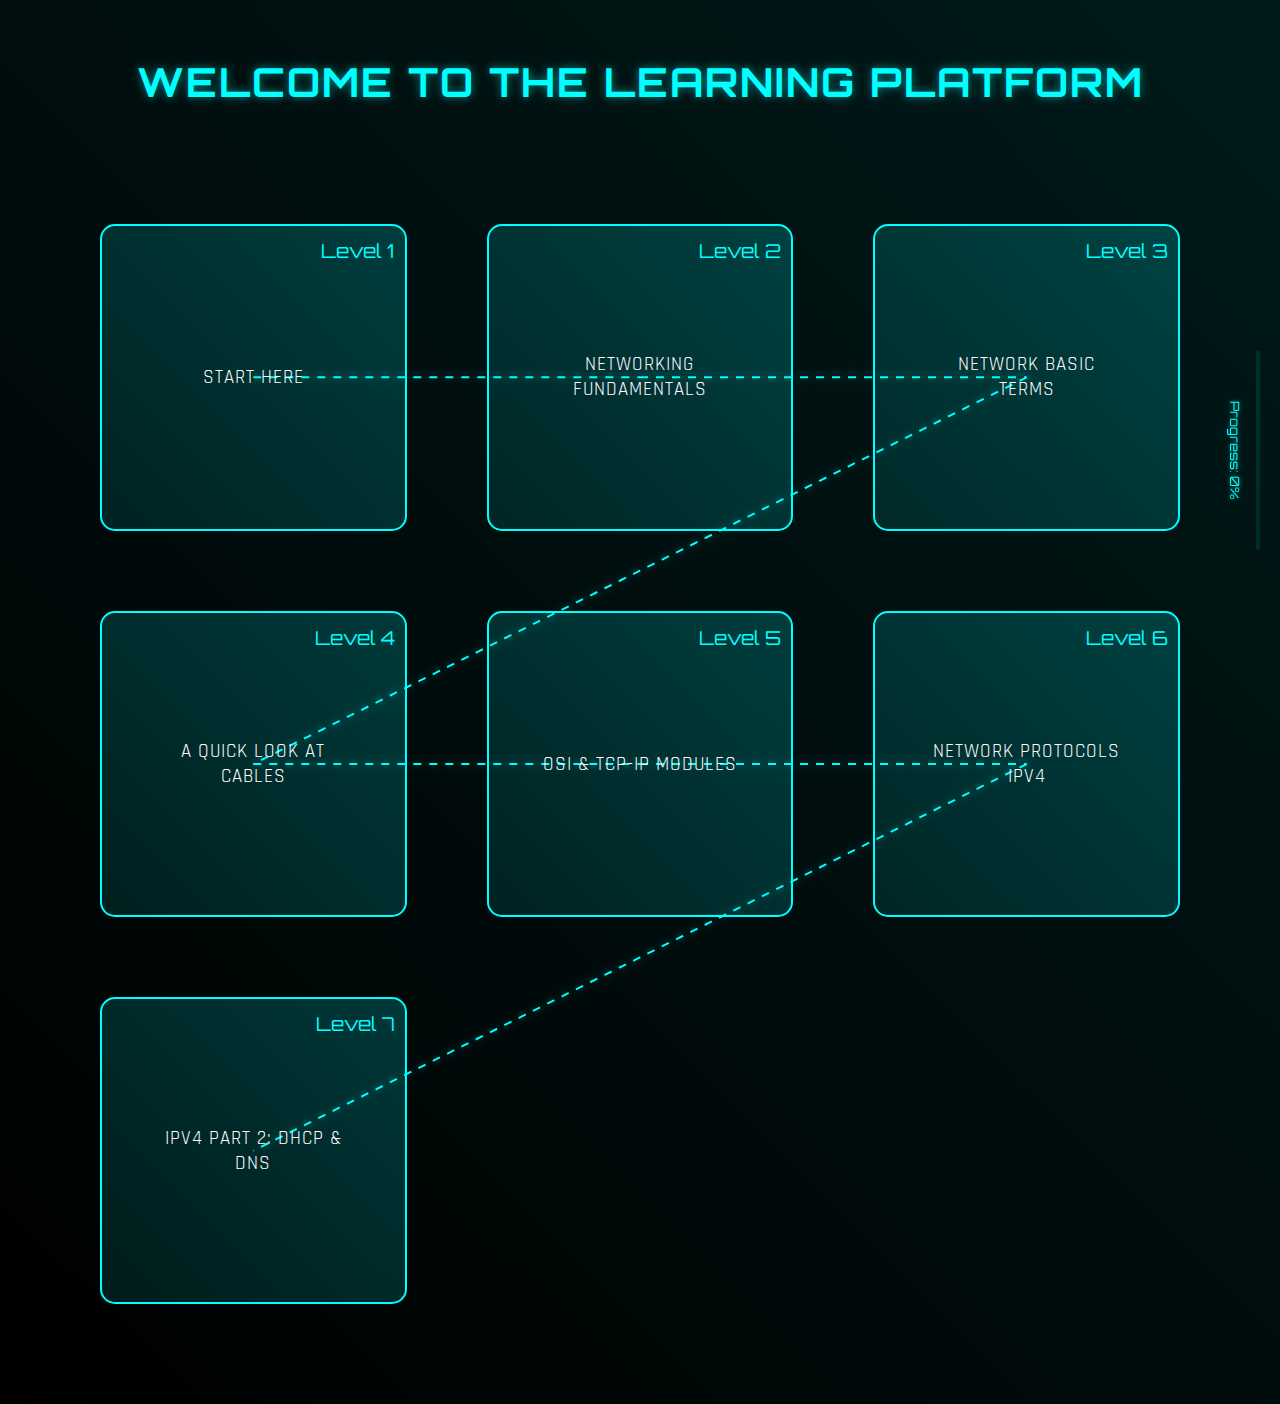
<file: index.html>
<!DOCTYPE html>
<html lang="en">
<head>
    <meta charset="UTF-8">
    <meta name="viewport" content="width=device-width, initial-scale=1">
    <title>Learning Platform</title>
    <link rel="stylesheet" href="style.css">
    <style>
        body {
            margin: 0;
            padding: 0;
            min-height: 100vh;
            background: #000;
            font-family: 'Rajdhani', sans-serif;
            overflow-x: hidden;
        }

        .map-container {
            width: 100%;
            min-height: 100vh;
            position: relative;
            background: linear-gradient(45deg, #000000, #001a1a);
            overflow: hidden;
            padding: 20px;
        }

        .map-title {
            text-align: center;
            color: #00ffff;
            font-family: 'Orbitron', sans-serif;
            font-size: 2.5em;
            margin: 30px 0;
            text-shadow: 0 0 10px rgba(0, 255, 255, 0.5);
        }

        .map-grid {
            display: grid;
            grid-template-columns: repeat(3, 1fr);
            gap: 80px;
            padding: 80px;
            max-width: 1400px;
            margin: 0 auto;
            position: relative;
        }

        .level-node {
            position: relative;
            aspect-ratio: 1;
            background: rgba(0, 255, 255, 0.1);
            border: 2px solid #00ffff;
            border-radius: 15px;
            display: flex;
            flex-direction: column;
            justify-content: center;
            align-items: center;
            cursor: pointer;
            transition: all 0.3s ease;
            text-decoration: none;
            color: #fff;
            overflow: hidden;
            padding: 30px;
            text-align: center;
            min-width: 200px;
            z-index: 10;
        }

        .level-node::before {
            content: '';
            position: absolute;
            top: 0;
            left: 0;
            width: 100%;
            height: 100%;
            background: linear-gradient(45deg, transparent, rgba(0, 255, 255, 0.1));
            z-index: 1;
        }

        .level-node:hover {
            transform: translateY(-5px);
            box-shadow: 0 0 20px rgba(0, 255, 255, 0.3);
            background: rgba(0, 255, 255, 0.2);
        }

        .level-node button {
            background: none;
            border: none;
            color: #fff;
            font-size: 1.2em;
            cursor: pointer;
            width: 100%;
            height: 100%;
            z-index: 2;
            font-family: 'Rajdhani', sans-serif;
        }

        .path-line {
            position: absolute;
            background: none;
            height: 2px;
            z-index: 0;
            pointer-events: none;
            top: 0;
            left: 0;
            width: 100%;
            height: 100%;
        }

        .path-line svg {
            position: absolute;
            top: 0;
            left: 0;
            width: 100%;
            height: 100%;
            overflow: visible;
            z-index: 0;
        }

        .path-line path {
            stroke: #00ffff;
            stroke-width: 2;
            fill: none;
            filter: drop-shadow(0 0 5px rgba(0, 255, 255, 0.5));
        }

        @keyframes wave {
            0% { stroke-dashoffset: 0; }
            100% { stroke-dashoffset: -100; }
        }

        .node-number {
            position: absolute;
            top: 10px;
            right: 10px;
            color: #00ffff;
            font-family: 'Orbitron', sans-serif;
            font-size: 1.2em;
            z-index: 2;
        }

        @media (max-width: 768px) {
            .map-grid {
                grid-template-columns: repeat(2, 1fr);
                padding: 20px;
            }
        }

        @media (max-width: 480px) {
            .map-grid {
                grid-template-columns: 1fr;
            }
        }

        .progress-container {
            position: fixed;
            right: 20px;
            top: 50%;
            transform: translateY(-50%);
            width: 4px;
            height: 200px;
            background: rgba(0, 255, 255, 0.1);
            border-radius: 2px;
            z-index: 1000;
        }

        .progress-bar {
            width: 100%;
            background: #00ffff;
            border-radius: 2px;
            transition: height 0.1s ease;
            box-shadow: 0 0 10px rgba(0, 255, 255, 0.5);
        }

        .progress-text {
            position: absolute;
            right: 15px;
            top: 50%;
            transform: translateY(-50%);
            color: #00ffff;
            font-family: 'Orbitron', sans-serif;
            font-size: 0.8em;
            writing-mode: vertical-rl;
            text-orientation: mixed;
            text-shadow: 0 0 5px rgba(0, 255, 255, 0.5);
        }
    </style>
</head>
<body>
    <div class="map-container">
        <h1 class="map-title">Welcome to the Learning Platform</h1>
        <div class="map-grid">
            <!-- Start Here -->
            <div class="level-node">
                <div class="node-number">Level 1</div>
                <button id="start-here-btn">Start Here</button>
            </div>

            <!-- Networking Fundamentals -->
            <div class="level-node">
                <div class="node-number">Level 2</div>
                <button id="fundamentals-btn" class="module-btn">Networking Fundamentals</button>
            </div>

            <!-- Network Basic Terms -->
            <div class="level-node">
                <div class="node-number">Level 3</div>
                <button class="module-btn" onclick="window.location.href='network-terms-module.html'">Network Basic Terms</button>
            </div>

            <!-- Cables -->
            <div class="level-node">
                <div class="node-number">Level 4</div>
                <button class="module-btn" onclick="window.location.href='cables-module.html'">A Quick Look at Cables</button>
            </div>

            <!-- OSI & TCP-IP -->
            <div class="level-node">
                <div class="node-number">Level 5</div>
                <button class="module-btn" onclick="window.location.href='osi-module.html'">OSI & TCP-IP Modules</button>
            </div>

            <!-- Network Protocols IPv4 -->
            <div class="level-node">
                <div class="node-number">Level 6</div>
                <button class="module-btn" onclick="window.location.href='network-protocols-module.html'">Network Protocols IPv4</button>
            </div>

            <!-- IPv4 Part 2: DHCP & DNS -->
            <div class="level-node">
                <div class="node-number">Level 7</div>
                <button class="module-btn" onclick="window.location.href='ipv4-part2-module.html'">IPv4 Part 2: DHCP & DNS</button>
            </div>
        </div>
        <div class="path-line">
            <svg>
                <path d="M 100,100 L 300,100 L 300,300 L 500,300 L 500,500 L 700,500" />
            </svg>
        </div>
        <div class="progress-container">
            <div class="progress-bar"></div>
            <div class="progress-text">Progress</div>
        </div>
    </div>

    <script>
        // Function to draw paths between levels
        function drawPaths() {
            const nodes = document.querySelectorAll('.level-node');
            const grid = document.querySelector('.map-grid');
            const gridRect = grid.getBoundingClientRect();
            
            // Clear existing paths
            document.querySelectorAll('.path-line').forEach(line => line.remove());
            
            // Define the path sequence
            const pathSequence = [
                [0, 1], // Start Here -> Networking Fundamentals
                [1, 2], // Networking Fundamentals -> Network Basic Terms
                [2, 3], // Network Basic Terms -> Cables
                [3, 4], // Cables -> OSI & TCP-IP
                [4, 5], // OSI & TCP-IP -> Network Protocols IPv4
                [5, 6]  // Network Protocols IPv4 -> IPv4 Part 2: DHCP & DNS
            ];
            
            pathSequence.forEach(([startIdx, endIdx]) => {
                const startNode = nodes[startIdx];
                const endNode = nodes[endIdx];
                
                const start = startNode.getBoundingClientRect();
                const end = endNode.getBoundingClientRect();
                
                const line = document.createElement('div');
                line.className = 'path-line';
                
                // Calculate center points relative to the grid
                const startX = start.left + start.width / 2 - gridRect.left;
                const startY = start.top + start.height / 2 - gridRect.top;
                const endX = end.left + end.width / 2 - gridRect.left;
                const endY = end.top + end.height / 2 - gridRect.top;
                
                // Calculate distance and angle
                const distance = Math.sqrt(Math.pow(endX - startX, 2) + Math.pow(endY - startY, 2));
                const angle = Math.atan2(endY - startY, endX - startX);
                
                // Create SVG path
                const svg = document.createElementNS('http://www.w3.org/2000/svg', 'svg');
                const path = document.createElementNS('http://www.w3.org/2000/svg', 'path');
                
                // Generate wave pattern
                const waveHeight = 30;
                const waveLength = 40;
                const numWaves = Math.ceil(distance / waveLength);
                let pathData = `M ${startX} ${startY}`;
                
                for (let j = 0; j < numWaves; j++) {
                    const progress = j / numWaves;
                    const x = startX + (endX - startX) * progress;
                    const y = startY + (endY - startY) * progress;
                    
                    // Calculate perpendicular offset for wave
                    const perpX = Math.cos(angle + Math.PI/2) * waveHeight * Math.sin(j * Math.PI * 2);
                    const perpY = Math.sin(angle + Math.PI/2) * waveHeight * Math.sin(j * Math.PI * 2);
                    
                    pathData += ` L ${x + perpX} ${y + perpY}`;
                }
                
                // Ensure we reach the end point
                pathData += ` L ${endX} ${endY}`;
                
                path.setAttribute('d', pathData);
                path.style.strokeDasharray = '8,8';
                path.style.animation = 'wave 1.5s linear infinite';
                
                svg.appendChild(path);
                line.appendChild(svg);
                grid.appendChild(line);
            });
        }

        // Initialize paths when the page loads
        window.addEventListener('load', drawPaths);
        window.addEventListener('resize', () => {
            // Redraw paths
            drawPaths();
        });

        // Original event listeners
        document.getElementById('start-here-btn').addEventListener('click', function() {
            window.location.href = 'networks-intro.html';
        });
        
        document.getElementById('fundamentals-btn').addEventListener('click', () => {
            window.location.href = 'networking-module.html';
        });

        // Add scroll progress tracking
        function updateProgress() {
            const progressBar = document.querySelector('.progress-bar');
            const progressText = document.querySelector('.progress-text');
            
            // Calculate scroll progress
            const windowHeight = window.innerHeight;
            const documentHeight = document.documentElement.scrollHeight - windowHeight;
            const scrolled = window.scrollY;
            const progress = (scrolled / documentHeight) * 100;
            
            // Update progress bar height
            progressBar.style.height = `${progress}%`;
            
            // Update progress text
            progressText.textContent = `Progress: ${Math.round(progress)}%`;
        }

        // Update progress on scroll
        window.addEventListener('scroll', updateProgress);
        // Initial update
        window.addEventListener('load', updateProgress);
    </script>
</body>
</html>
</file>
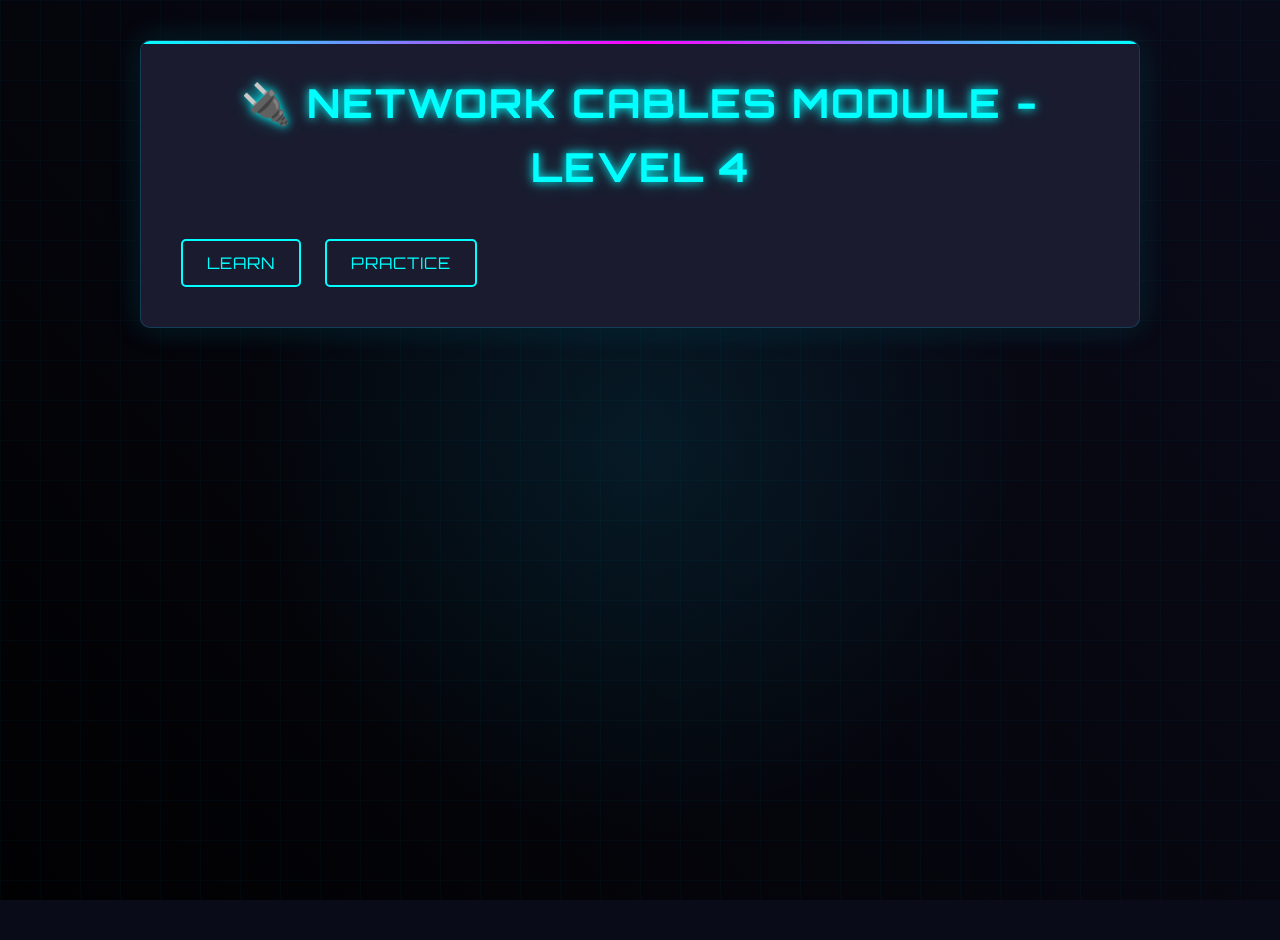
<file: cables-module.html>
<!DOCTYPE html>
<html lang="en">
<head>
    <meta charset="UTF-8">
    <meta name="viewport" content="width=device-width, initial-scale=1.0">
    <title>Network Cables Module - Level 4</title>
    <link rel="stylesheet" href="style.css">
</head>
<body>
    <div class="container">
        <h1>🔌 Network Cables Module - Level 4</h1>
        
        <div class="module-buttons">
            <button class="module-btn" onclick="window.location.href='cables.html'">Learn</button>
            <button class="module-btn" onclick="window.location.href='cables-quiz.html'">Practice</button>
        </div>
    </div>
</body>
</html>
</file>
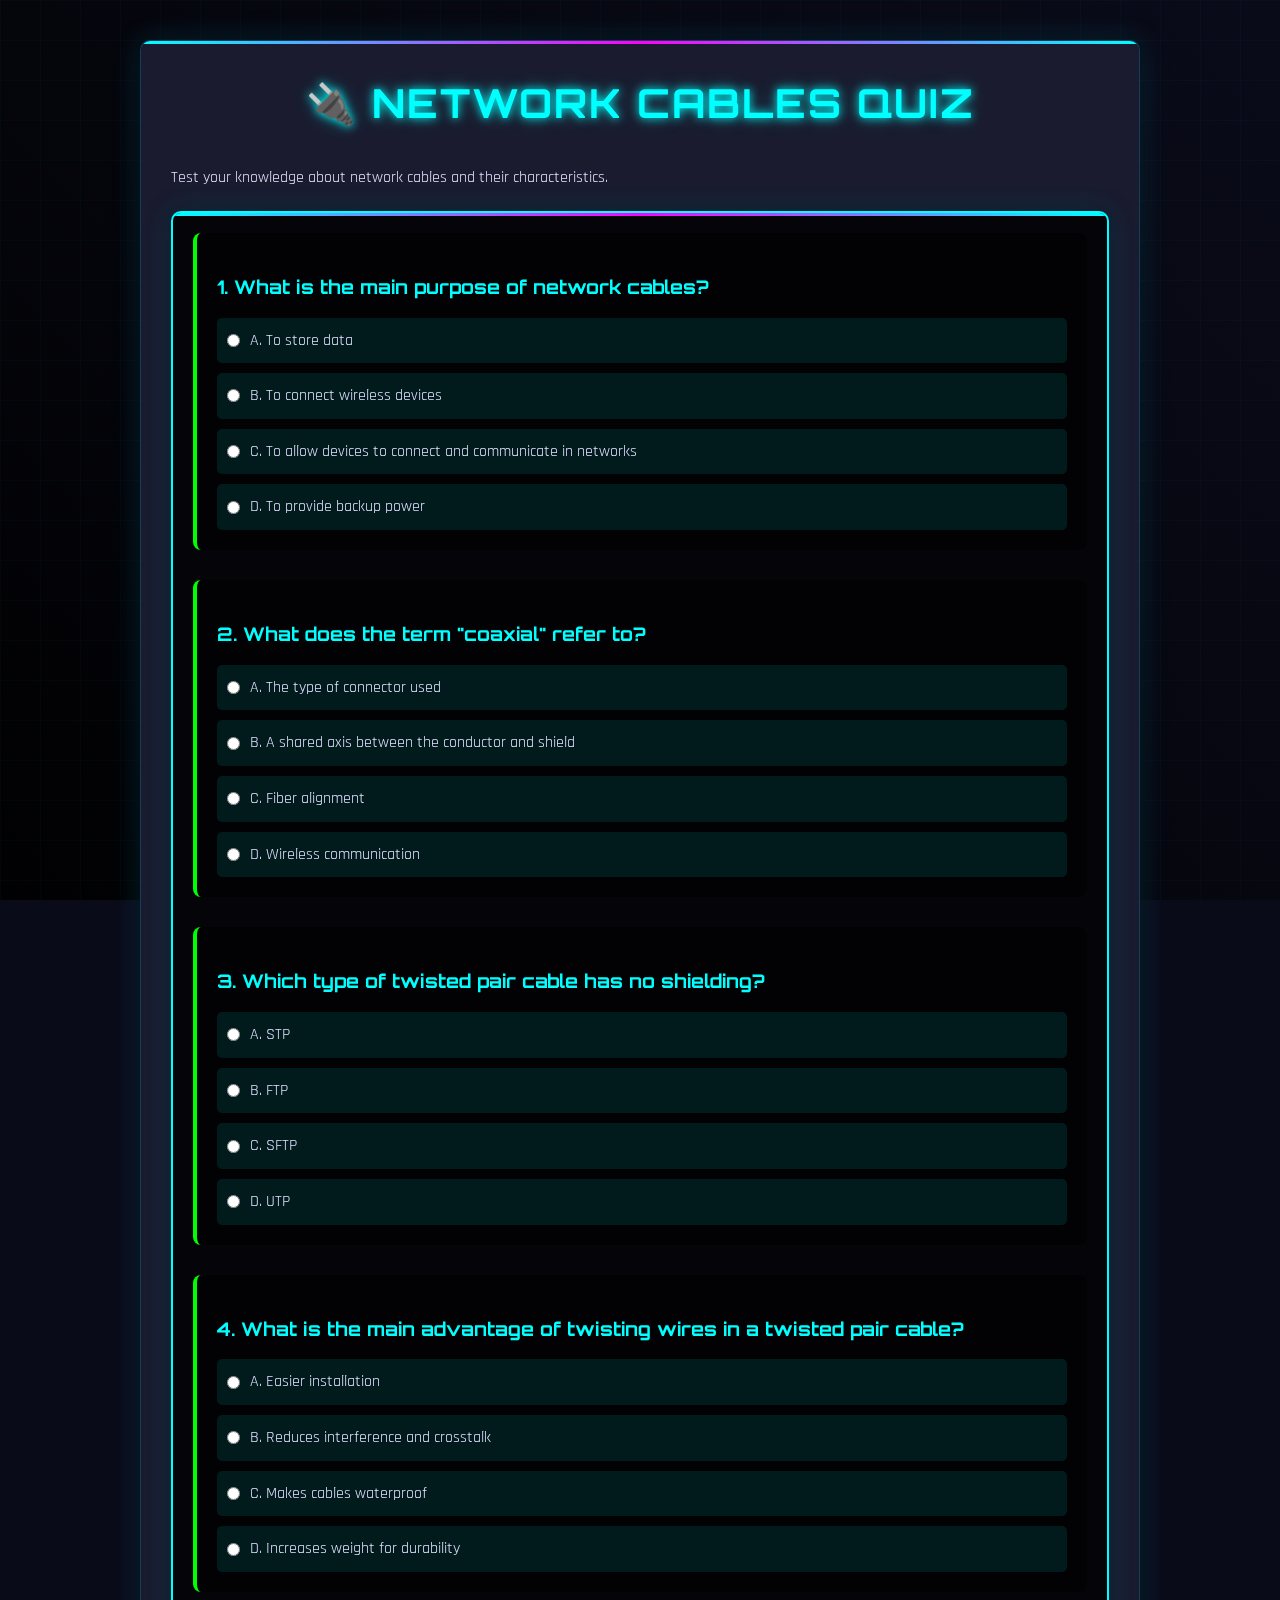
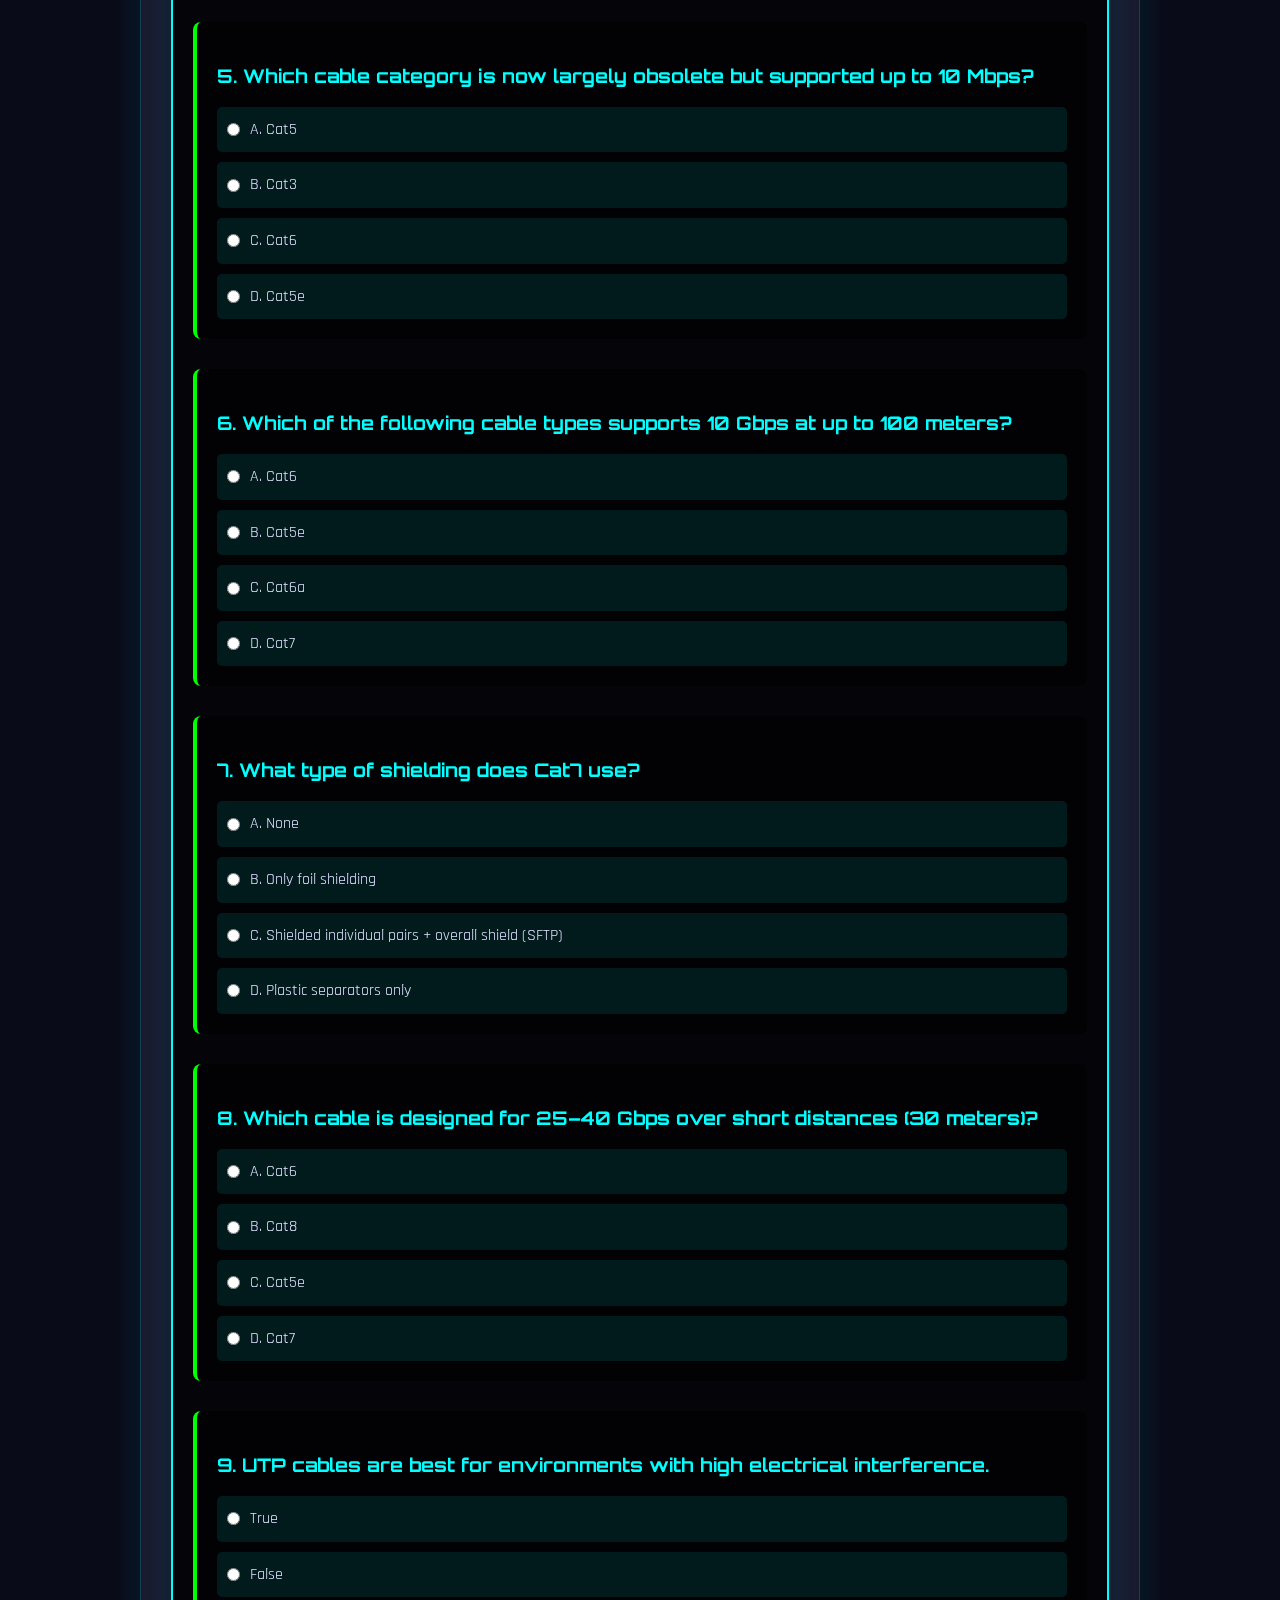
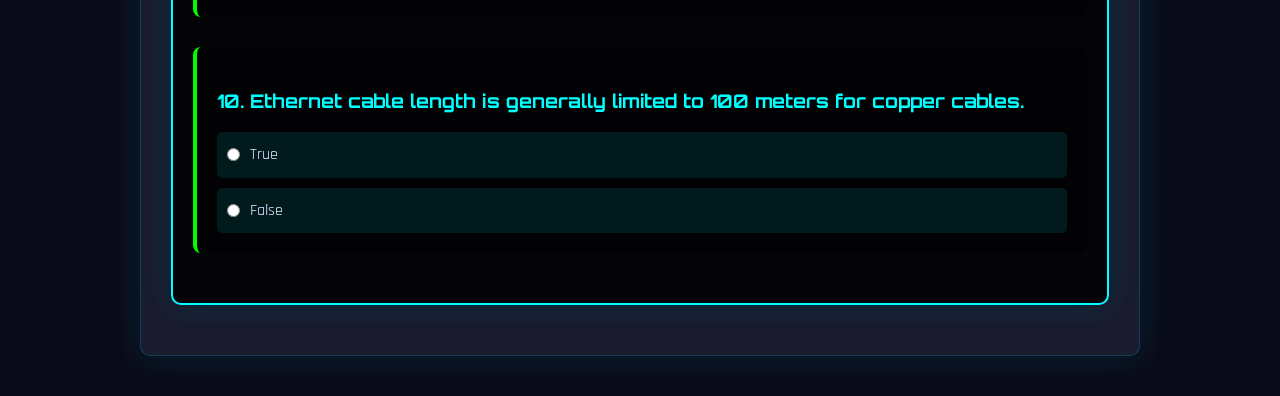
<file: cables-quiz.html>
<!DOCTYPE html>
<html lang="en">
<head>
    <meta charset="UTF-8">
    <meta name="viewport" content="width=device-width, initial-scale=1.0">
    <title>Network Cables Quiz</title>
    <link rel="stylesheet" href="style.css">
    <style>
        .quiz-container {
            background: rgba(0, 0, 0, 0.8);
            padding: 20px;
            border-radius: 10px;
            margin: 20px 0;
            border: 2px solid #00ffff;
        }

        .question {
            margin-bottom: 30px;
            padding: 20px;
            background: rgba(0, 0, 0, 0.5);
            border-radius: 8px;
            border-left: 4px solid #00ff00;
        }

        .question h3 {
            color: #00ffff;
            font-family: 'Orbitron', sans-serif;
            margin-bottom: 15px;
        }

        .options {
            display: flex;
            flex-direction: column;
            gap: 10px;
        }

        .option {
            display: flex;
            align-items: center;
            padding: 10px;
            background: rgba(0, 255, 255, 0.1);
            border-radius: 5px;
            cursor: pointer;
            transition: all 0.3s ease;
        }

        .option:hover {
            background: rgba(0, 255, 255, 0.2);
            transform: translateX(10px);
        }

        .option input[type="radio"] {
            margin-right: 10px;
        }

        .option label {
            color: #fff;
            font-family: 'Rajdhani', sans-serif;
            font-size: 1.1em;
            cursor: pointer;
            width: 100%;
        }

        .feedback {
            margin-top: 10px;
            padding: 10px;
            border-radius: 5px;
            display: none;
        }

        .feedback.correct {
            background: rgba(0, 255, 0, 0.1);
            border-left: 4px solid #00ff00;
            color: #00ff00;
        }

        .feedback.incorrect {
            background: rgba(255, 0, 0, 0.1);
            border-left: 4px solid #ff0000;
            color: #ff0000;
        }

        .final-score {
            text-align: center;
            padding: 20px;
            background: rgba(0, 255, 255, 0.1);
            border-radius: 10px;
            margin-top: 20px;
            display: none;
        }

        .final-score h3 {
            color: #00ffff;
            font-family: 'Orbitron', sans-serif;
            margin-bottom: 10px;
        }

        .final-score p {
            color: #fff;
            font-family: 'Rajdhani', sans-serif;
            font-size: 1.2em;
        }
    </style>
</head>
<body>
    <div class="container">
        <h1>🔌 Network Cables Quiz</h1>
        <p>Test your knowledge about network cables and their characteristics.</p>

        <div class="quiz-container">
            <div class="question">
                <h3>1. What is the main purpose of network cables?</h3>
                <div class="options">
                    <label class="option">
                        <input type="radio" name="q1" value="A" onchange="checkAnswer('q1', 'A')">
                        A. To store data
                    </label>
                    <label class="option">
                        <input type="radio" name="q1" value="B" onchange="checkAnswer('q1', 'B')">
                        B. To connect wireless devices
                    </label>
                    <label class="option">
                        <input type="radio" name="q1" value="C" onchange="checkAnswer('q1', 'C')">
                        C. To allow devices to connect and communicate in networks
                    </label>
                    <label class="option">
                        <input type="radio" name="q1" value="D" onchange="checkAnswer('q1', 'D')">
                        D. To provide backup power
                    </label>
                </div>
                <div class="feedback" id="feedback1"></div>
            </div>

            <div class="question">
                <h3>2. What does the term "coaxial" refer to?</h3>
                <div class="options">
                    <label class="option">
                        <input type="radio" name="q2" value="A" onchange="checkAnswer('q2', 'A')">
                        A. The type of connector used
                    </label>
                    <label class="option">
                        <input type="radio" name="q2" value="B" onchange="checkAnswer('q2', 'B')">
                        B. A shared axis between the conductor and shield
                    </label>
                    <label class="option">
                        <input type="radio" name="q2" value="C" onchange="checkAnswer('q2', 'C')">
                        C. Fiber alignment
                    </label>
                    <label class="option">
                        <input type="radio" name="q2" value="D" onchange="checkAnswer('q2', 'D')">
                        D. Wireless communication
                    </label>
                </div>
                <div class="feedback" id="feedback2"></div>
            </div>

            <div class="question">
                <h3>3. Which type of twisted pair cable has no shielding?</h3>
                <div class="options">
                    <label class="option">
                        <input type="radio" name="q3" value="A" onchange="checkAnswer('q3', 'A')">
                        A. STP
                    </label>
                    <label class="option">
                        <input type="radio" name="q3" value="B" onchange="checkAnswer('q3', 'B')">
                        B. FTP
                    </label>
                    <label class="option">
                        <input type="radio" name="q3" value="C" onchange="checkAnswer('q3', 'C')">
                        C. SFTP
                    </label>
                    <label class="option">
                        <input type="radio" name="q3" value="D" onchange="checkAnswer('q3', 'D')">
                        D. UTP
                    </label>
                </div>
                <div class="feedback" id="feedback3"></div>
            </div>

            <div class="question">
                <h3>4. What is the main advantage of twisting wires in a twisted pair cable?</h3>
                <div class="options">
                    <label class="option">
                        <input type="radio" name="q4" value="A" onchange="checkAnswer('q4', 'A')">
                        A. Easier installation
                    </label>
                    <label class="option">
                        <input type="radio" name="q4" value="B" onchange="checkAnswer('q4', 'B')">
                        B. Reduces interference and crosstalk
                    </label>
                    <label class="option">
                        <input type="radio" name="q4" value="C" onchange="checkAnswer('q4', 'C')">
                        C. Makes cables waterproof
                    </label>
                    <label class="option">
                        <input type="radio" name="q4" value="D" onchange="checkAnswer('q4', 'D')">
                        D. Increases weight for durability
                    </label>
                </div>
                <div class="feedback" id="feedback4"></div>
            </div>

            <div class="question">
                <h3>5. Which cable category is now largely obsolete but supported up to 10 Mbps?</h3>
                <div class="options">
                    <label class="option">
                        <input type="radio" name="q5" value="A" onchange="checkAnswer('q5', 'A')">
                        A. Cat5
                    </label>
                    <label class="option">
                        <input type="radio" name="q5" value="B" onchange="checkAnswer('q5', 'B')">
                        B. Cat3
                    </label>
                    <label class="option">
                        <input type="radio" name="q5" value="C" onchange="checkAnswer('q5', 'C')">
                        C. Cat6
                    </label>
                    <label class="option">
                        <input type="radio" name="q5" value="D" onchange="checkAnswer('q5', 'D')">
                        D. Cat5e
                    </label>
                </div>
                <div class="feedback" id="feedback5"></div>
            </div>

            <div class="question">
                <h3>6. Which of the following cable types supports 10 Gbps at up to 100 meters?</h3>
                <div class="options">
                    <label class="option">
                        <input type="radio" name="q6" value="A" onchange="checkAnswer('q6', 'A')">
                        A. Cat6
                    </label>
                    <label class="option">
                        <input type="radio" name="q6" value="B" onchange="checkAnswer('q6', 'B')">
                        B. Cat5e
                    </label>
                    <label class="option">
                        <input type="radio" name="q6" value="C" onchange="checkAnswer('q6', 'C')">
                        C. Cat6a
                    </label>
                    <label class="option">
                        <input type="radio" name="q6" value="D" onchange="checkAnswer('q6', 'D')">
                        D. Cat7
                    </label>
                </div>
                <div class="feedback" id="feedback6"></div>
            </div>

            <div class="question">
                <h3>7. What type of shielding does Cat7 use?</h3>
                <div class="options">
                    <label class="option">
                        <input type="radio" name="q7" value="A" onchange="checkAnswer('q7', 'A')">
                        A. None
                    </label>
                    <label class="option">
                        <input type="radio" name="q7" value="B" onchange="checkAnswer('q7', 'B')">
                        B. Only foil shielding
                    </label>
                    <label class="option">
                        <input type="radio" name="q7" value="C" onchange="checkAnswer('q7', 'C')">
                        C. Shielded individual pairs + overall shield (SFTP)
                    </label>
                    <label class="option">
                        <input type="radio" name="q7" value="D" onchange="checkAnswer('q7', 'D')">
                        D. Plastic separators only
                    </label>
                </div>
                <div class="feedback" id="feedback7"></div>
            </div>

            <div class="question">
                <h3>8. Which cable is designed for 25–40 Gbps over short distances (30 meters)?</h3>
                <div class="options">
                    <label class="option">
                        <input type="radio" name="q8" value="A" onchange="checkAnswer('q8', 'A')">
                        A. Cat6
                    </label>
                    <label class="option">
                        <input type="radio" name="q8" value="B" onchange="checkAnswer('q8', 'B')">
                        B. Cat8
                    </label>
                    <label class="option">
                        <input type="radio" name="q8" value="C" onchange="checkAnswer('q8', 'C')">
                        C. Cat5e
                    </label>
                    <label class="option">
                        <input type="radio" name="q8" value="D" onchange="checkAnswer('q8', 'D')">
                        D. Cat7
                    </label>
                </div>
                <div class="feedback" id="feedback8"></div>
            </div>

            <div class="question">
                <h3>9. UTP cables are best for environments with high electrical interference.</h3>
                <div class="options">
                    <label class="option">
                        <input type="radio" name="q9" value="True" onchange="checkAnswer('q9', 'True')">
                        True
                    </label>
                    <label class="option">
                        <input type="radio" name="q9" value="False" onchange="checkAnswer('q9', 'False')">
                        False
                    </label>
                </div>
                <div class="feedback" id="feedback9"></div>
            </div>

            <div class="question">
                <h3>10. Ethernet cable length is generally limited to 100 meters for copper cables.</h3>
                <div class="options">
                    <label class="option">
                        <input type="radio" name="q10" value="True" onchange="checkAnswer('q10', 'True')">
                        True
                    </label>
                    <label class="option">
                        <input type="radio" name="q10" value="False" onchange="checkAnswer('q10', 'False')">
                        False
                    </label>
                </div>
                <div class="feedback" id="feedback10"></div>
            </div>

            <div id="final-score" class="final-score"></div>
        </div>
    </div>

    <script>
        const correctAnswers = {
            q1: 'C',
            q2: 'B',
            q3: 'D',
            q4: 'B',
            q5: 'B',
            q6: 'C',
            q7: 'C',
            q8: 'B',
            q9: 'False',
            q10: 'True'
        };

        let answeredQuestions = new Set();

        function checkAnswer(questionName, selectedValue) {
            const feedback = document.getElementById(`feedback${questionName.slice(1)}`);
            const selectedOption = document.querySelector(`input[name="${questionName}"][value="${selectedValue}"]`);
            const allOptions = document.querySelectorAll(`input[name="${questionName}"]`);
            
            // Reset styles for all options in this question
            allOptions.forEach(opt => {
                opt.parentElement.classList.remove('correct', 'incorrect');
            });

            if (selectedValue === correctAnswers[questionName]) {
                feedback.textContent = '✅ Correct!';
                feedback.className = 'feedback correct';
                selectedOption.parentElement.classList.add('correct');
            } else {
                feedback.textContent = `❌ Incorrect. The correct answer is: ${correctAnswers[questionName]}`;
                feedback.className = 'feedback incorrect';
                selectedOption.parentElement.classList.add('incorrect');
            }
            feedback.style.display = 'block';

            // Track answered questions
            answeredQuestions.add(questionName);
            
            // Check if all questions are answered
            if (answeredQuestions.size === 10) {
                showFinalScore();
            }
        }

        function showFinalScore() {
            let score = 0;
            for (let i = 1; i <= 10; i++) {
                const questionName = `q${i}`;
                const selectedAnswer = document.querySelector(`input[name="${questionName}"]:checked`);
                if (selectedAnswer && selectedAnswer.value === correctAnswers[questionName]) {
                    score++;
                }
            }

            const finalScore = document.getElementById('final-score');
            finalScore.innerHTML = `
                <h3>🎉 Quiz Complete!</h3>
                <p>You got ${score} out of 10 questions correct.</p>
                ${score === 10 ? '<p>Perfect score! Well done! 🌟</p>' : ''}
            `;
            finalScore.style.display = 'block';
        }
    </script>
</body>
</html>
</file>
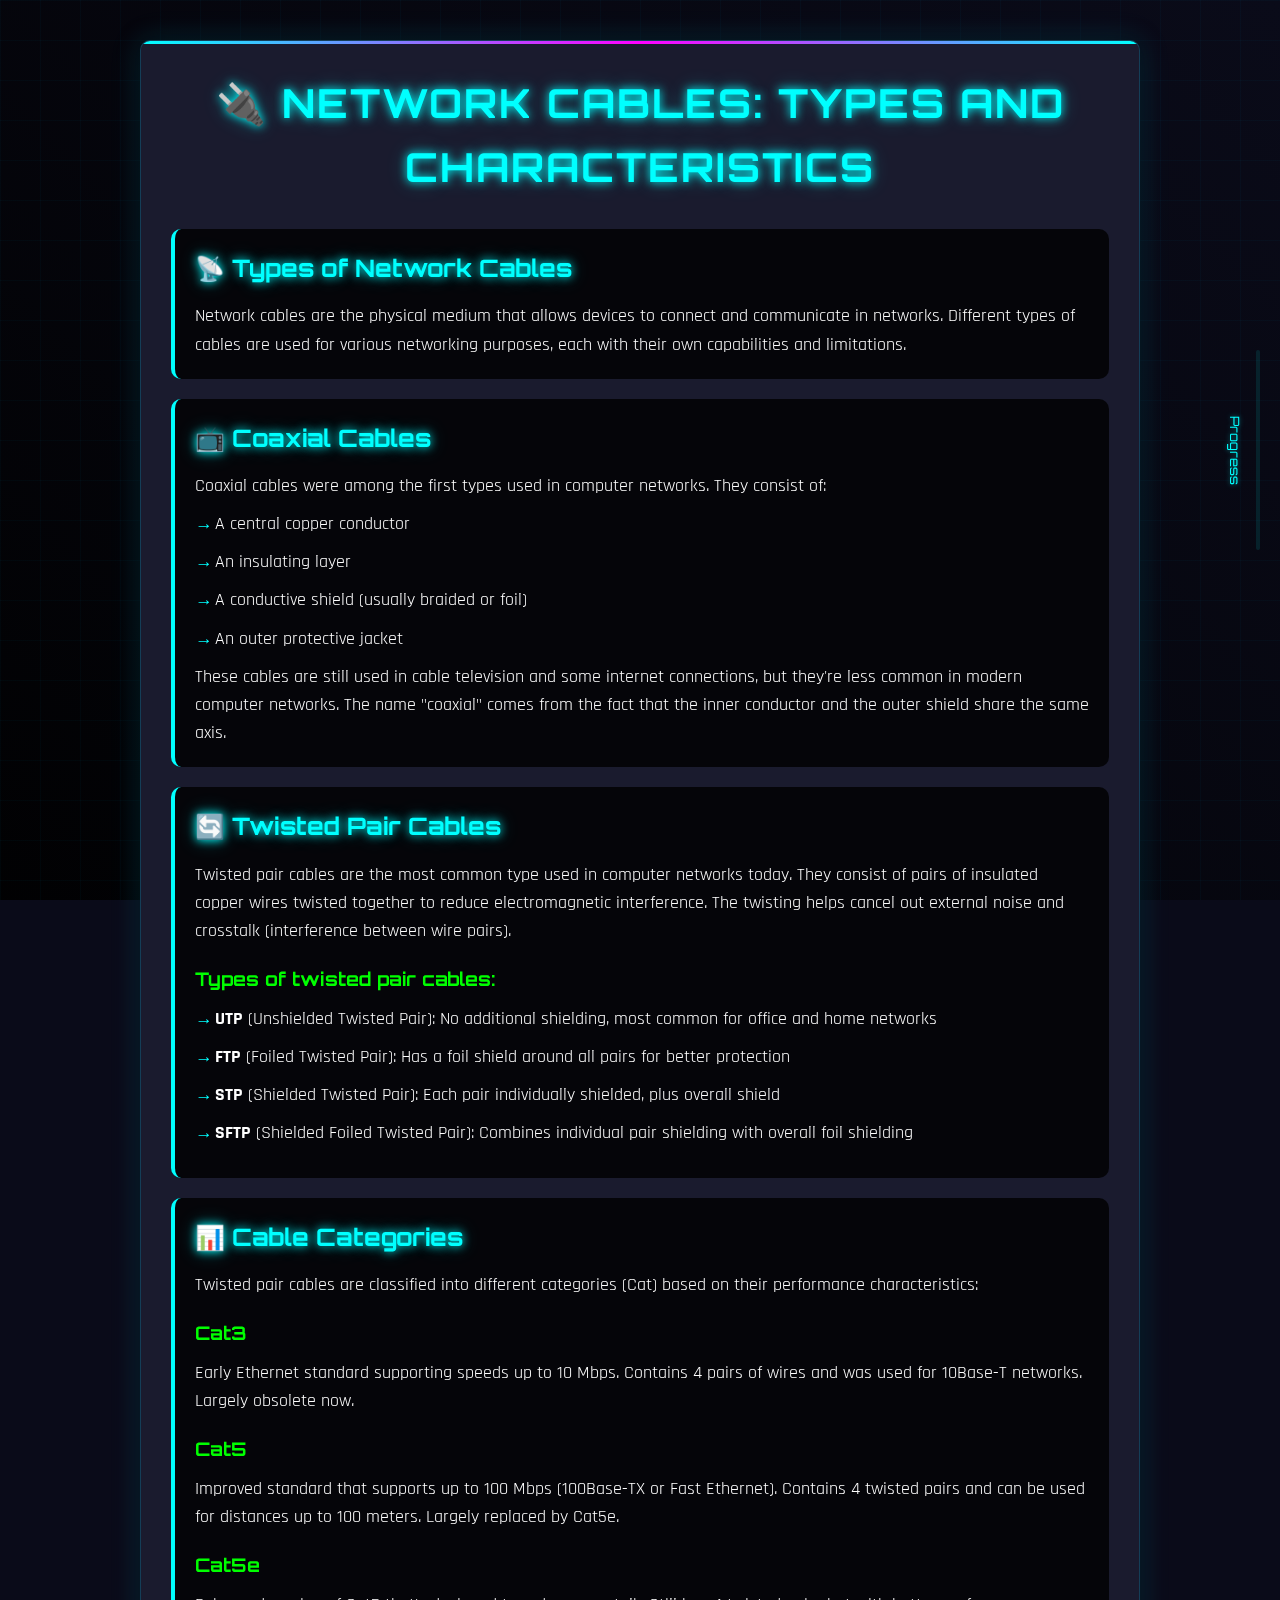
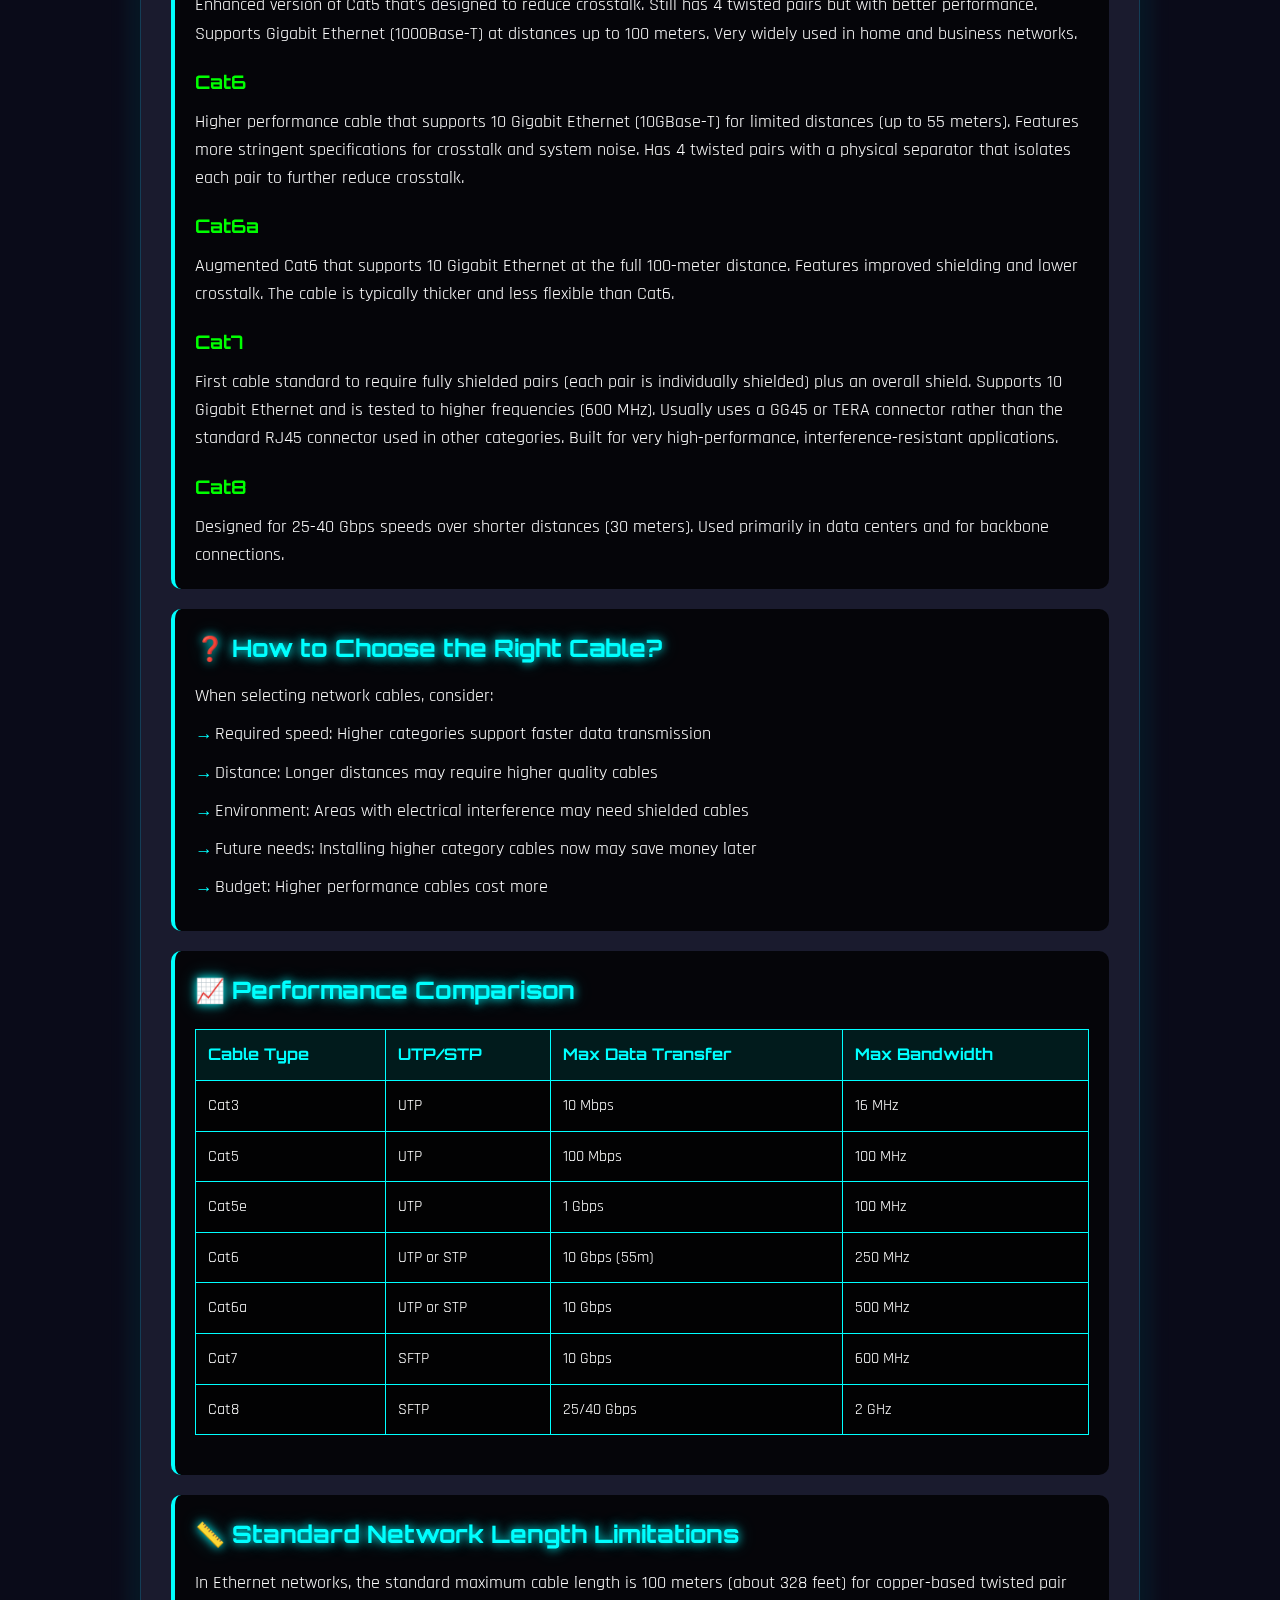
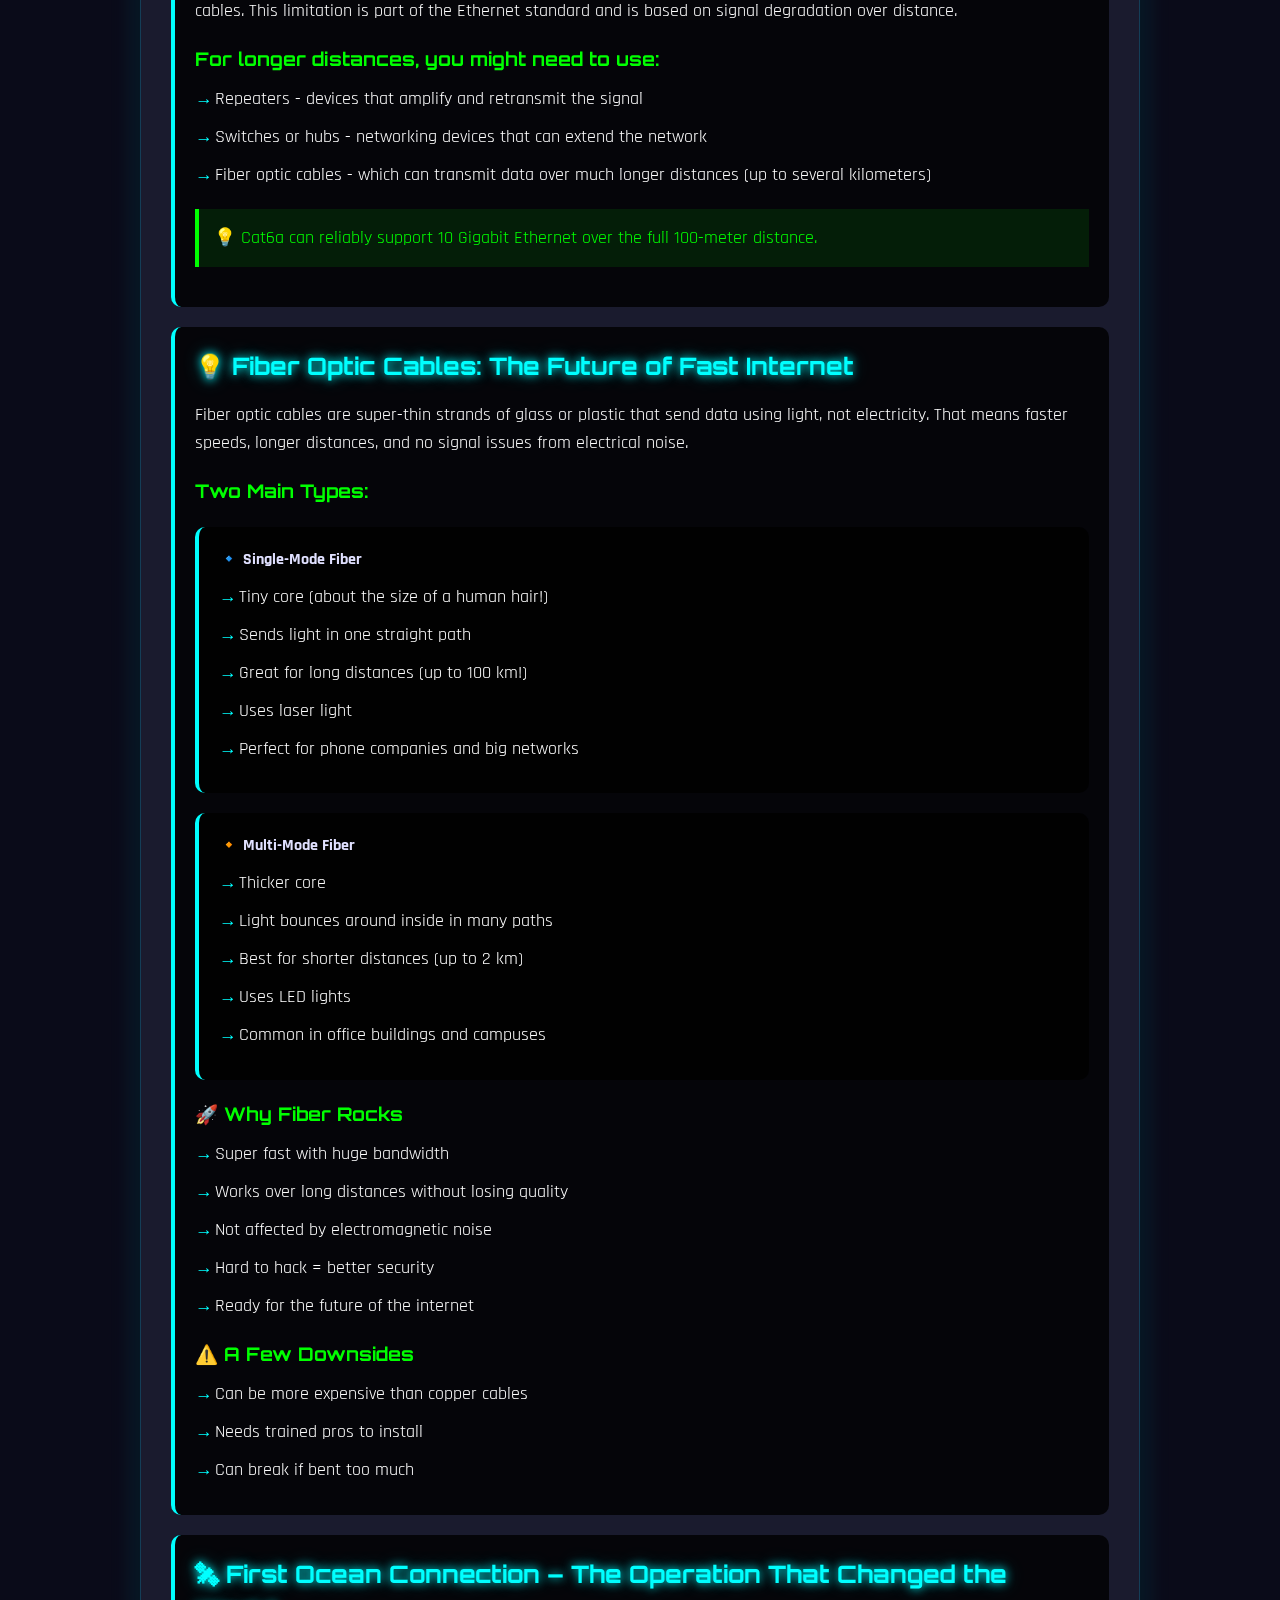
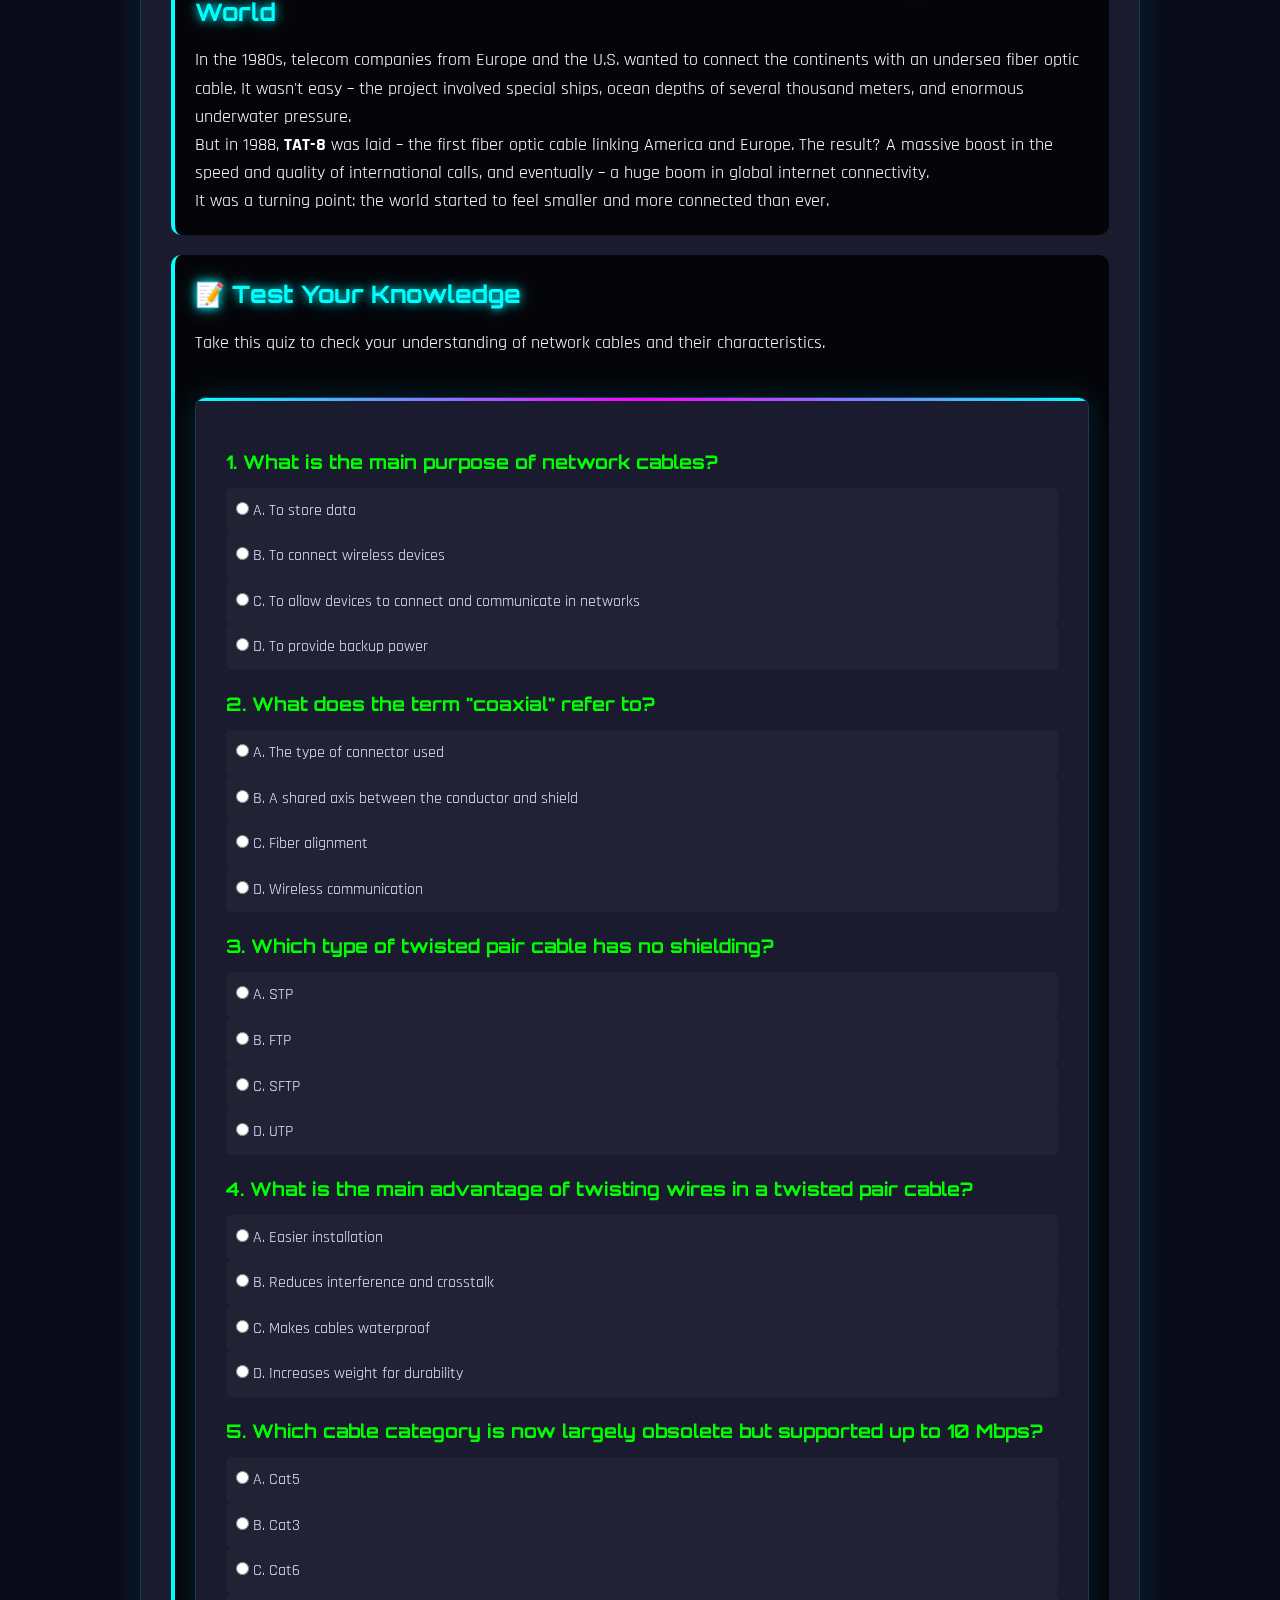
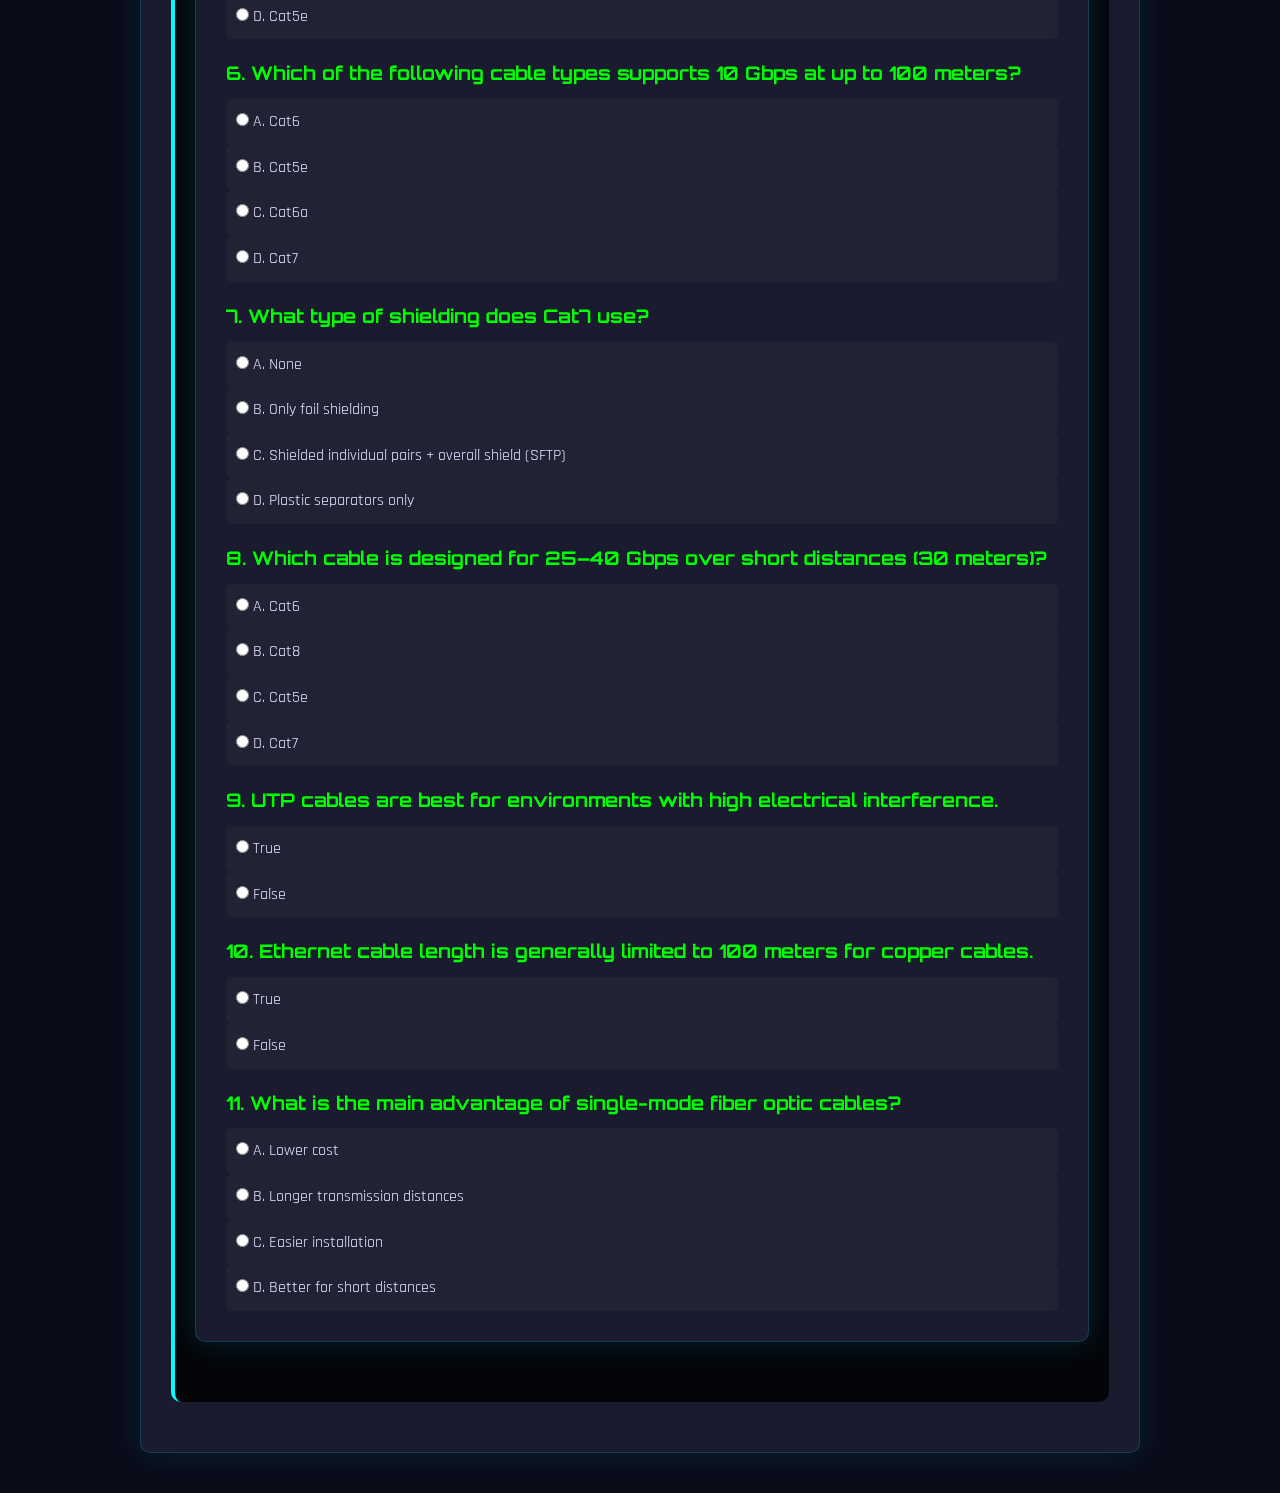
<file: cables.html>
<!DOCTYPE html>
<html lang="en">
<head>
    <meta charset="UTF-8">
    <meta name="viewport" content="width=device-width, initial-scale=1.0">
    <title>Network Cables</title>
    <link rel="stylesheet" href="style.css">
    <link rel="stylesheet" href="progress-bar.css">
    <style>
        .cable-section {
            background: rgba(0, 0, 0, 0.8);
            padding: 20px;
            border-radius: 10px;
            margin: 20px 0;
            border-left: 4px solid #00ffff;
        }

        .cable-section h2 {
            color: #00ffff;
            font-family: 'Orbitron', sans-serif;
            margin-bottom: 15px;
        }

        .cable-section h3 {
            color: #00ff00;
            font-family: 'Orbitron', sans-serif;
            margin: 20px 0 10px;
        }

        .cable-section p, .cable-section li {
            color: #fff;
            font-family: 'Rajdhani', sans-serif;
            font-size: 1.1em;
            line-height: 1.6;
        }

        .cable-section ul {
            list-style-type: none;
            padding-left: 20px;
        }

        .cable-section li {
            margin: 10px 0;
            position: relative;
        }

        .cable-section li:before {
            content: "→";
            color: #00ffff;
            position: absolute;
            left: -20px;
        }

        .comparison-table {
            width: 100%;
            border-collapse: collapse;
            margin: 20px 0;
            background: rgba(0, 0, 0, 0.6);
        }

        .comparison-table th, .comparison-table td {
            border: 1px solid #00ffff;
            padding: 12px;
            text-align: left;
            color: #fff;
        }

        .comparison-table th {
            background: rgba(0, 255, 255, 0.1);
            color: #00ffff;
            font-family: 'Orbitron', sans-serif;
        }

        .comparison-table tr:hover {
            background: rgba(0, 255, 255, 0.05);
        }

        .note-box {
            background: rgba(0, 255, 0, 0.1);
            border-left: 4px solid #00ff00;
            padding: 15px;
            margin: 20px 0;
        }

        .note-box p {
            color: #00ff00;
            margin: 0;
        }
    </style>
</head>
<body>
    <div class="container">
        <h1>🔌 Network Cables: Types and Characteristics</h1>

        <div class="cable-section">
            <h2>📡 Types of Network Cables</h2>
            <p>Network cables are the physical medium that allows devices to connect and communicate in networks. Different types of cables are used for various networking purposes, each with their own capabilities and limitations.</p>
        </div>

        <div class="cable-section">
            <h2>📺 Coaxial Cables</h2>
            <p>Coaxial cables were among the first types used in computer networks. They consist of:</p>
            <ul>
                <li>A central copper conductor</li>
                <li>An insulating layer</li>
                <li>A conductive shield (usually braided or foil)</li>
                <li>An outer protective jacket</li>
            </ul>
            <p>These cables are still used in cable television and some internet connections, but they're less common in modern computer networks. The name "coaxial" comes from the fact that the inner conductor and the outer shield share the same axis.</p>
        </div>

        <div class="cable-section">
            <h2>🔄 Twisted Pair Cables</h2>
            <p>Twisted pair cables are the most common type used in computer networks today. They consist of pairs of insulated copper wires twisted together to reduce electromagnetic interference. The twisting helps cancel out external noise and crosstalk (interference between wire pairs).</p>
            
            <h3>Types of twisted pair cables:</h3>
            <ul>
                <li><strong>UTP</strong> (Unshielded Twisted Pair): No additional shielding, most common for office and home networks</li>
                <li><strong>FTP</strong> (Foiled Twisted Pair): Has a foil shield around all pairs for better protection</li>
                <li><strong>STP</strong> (Shielded Twisted Pair): Each pair individually shielded, plus overall shield</li>
                <li><strong>SFTP</strong> (Shielded Foiled Twisted Pair): Combines individual pair shielding with overall foil shielding</li>
            </ul>
        </div>

        <div class="cable-section">
            <h2>📊 Cable Categories</h2>
            <p>Twisted pair cables are classified into different categories (Cat) based on their performance characteristics:</p>

            <h3>Cat3</h3>
            <p>Early Ethernet standard supporting speeds up to 10 Mbps. Contains 4 pairs of wires and was used for 10Base-T networks. Largely obsolete now.</p>

            <h3>Cat5</h3>
            <p>Improved standard that supports up to 100 Mbps (100Base-TX or Fast Ethernet). Contains 4 twisted pairs and can be used for distances up to 100 meters. Largely replaced by Cat5e.</p>

            <h3>Cat5e</h3>
            <p>Enhanced version of Cat5 that's designed to reduce crosstalk. Still has 4 twisted pairs but with better performance. Supports Gigabit Ethernet (1000Base-T) at distances up to 100 meters. Very widely used in home and business networks.</p>

            <h3>Cat6</h3>
            <p>Higher performance cable that supports 10 Gigabit Ethernet (10GBase-T) for limited distances (up to 55 meters). Features more stringent specifications for crosstalk and system noise. Has 4 twisted pairs with a physical separator that isolates each pair to further reduce crosstalk.</p>

            <h3>Cat6a</h3>
            <p>Augmented Cat6 that supports 10 Gigabit Ethernet at the full 100-meter distance. Features improved shielding and lower crosstalk. The cable is typically thicker and less flexible than Cat6.</p>

            <h3>Cat7</h3>
            <p>First cable standard to require fully shielded pairs (each pair is individually shielded) plus an overall shield. Supports 10 Gigabit Ethernet and is tested to higher frequencies (600 MHz). Usually uses a GG45 or TERA connector rather than the standard RJ45 connector used in other categories. Built for very high-performance, interference-resistant applications.</p>

            <h3>Cat8</h3>
            <p>Designed for 25-40 Gbps speeds over shorter distances (30 meters). Used primarily in data centers and for backbone connections.</p>
        </div>

        <div class="cable-section">
            <h2>❓ How to Choose the Right Cable?</h2>
            <p>When selecting network cables, consider:</p>
            <ul>
                <li>Required speed: Higher categories support faster data transmission</li>
                <li>Distance: Longer distances may require higher quality cables</li>
                <li>Environment: Areas with electrical interference may need shielded cables</li>
                <li>Future needs: Installing higher category cables now may save money later</li>
                <li>Budget: Higher performance cables cost more</li>
            </ul>
        </div>

        <div class="cable-section">
            <h2>📈 Performance Comparison</h2>
            <table class="comparison-table">
                <tr>
                    <th>Cable Type</th>
                    <th>UTP/STP</th>
                    <th>Max Data Transfer</th>
                    <th>Max Bandwidth</th>
                </tr>
                <tr>
                    <td>Cat3</td>
                    <td>UTP</td>
                    <td>10 Mbps</td>
                    <td>16 MHz</td>
                </tr>
                <tr>
                    <td>Cat5</td>
                    <td>UTP</td>
                    <td>100 Mbps</td>
                    <td>100 MHz</td>
                </tr>
                <tr>
                    <td>Cat5e</td>
                    <td>UTP</td>
                    <td>1 Gbps</td>
                    <td>100 MHz</td>
                </tr>
                <tr>
                    <td>Cat6</td>
                    <td>UTP or STP</td>
                    <td>10 Gbps (55m)</td>
                    <td>250 MHz</td>
                </tr>
                <tr>
                    <td>Cat6a</td>
                    <td>UTP or STP</td>
                    <td>10 Gbps</td>
                    <td>500 MHz</td>
                </tr>
                <tr>
                    <td>Cat7</td>
                    <td>SFTP</td>
                    <td>10 Gbps</td>
                    <td>600 MHz</td>
                </tr>
                <tr>
                    <td>Cat8</td>
                    <td>SFTP</td>
                    <td>25/40 Gbps</td>
                    <td>2 GHz</td>
                </tr>
            </table>
        </div>

        <div class="cable-section">
            <h2>📏 Standard Network Length Limitations</h2>
            <p>In Ethernet networks, the standard maximum cable length is 100 meters (about 328 feet) for copper-based twisted pair cables. This limitation is part of the Ethernet standard and is based on signal degradation over distance.</p>

            <h3>For longer distances, you might need to use:</h3>
            <ul>
                <li>Repeaters - devices that amplify and retransmit the signal</li>
                <li>Switches or hubs - networking devices that can extend the network</li>
                <li>Fiber optic cables - which can transmit data over much longer distances (up to several kilometers)</li>
            </ul>

            <div class="note-box">
                <p>💡 Cat6a can reliably support 10 Gigabit Ethernet over the full 100-meter distance.</p>
            </div>
        </div>

        <div class="cable-section">
            <h2>💡 Fiber Optic Cables: The Future of Fast Internet</h2>
            <p>Fiber optic cables are super-thin strands of glass or plastic that send data using light, not electricity. That means faster speeds, longer distances, and no signal issues from electrical noise.</p>

            <h3>Two Main Types:</h3>
            <div class="cable-section">
                <h4>🔹 Single-Mode Fiber</h4>
                <ul>
                    <li>Tiny core (about the size of a human hair!)</li>
                    <li>Sends light in one straight path</li>
                    <li>Great for long distances (up to 100 km!)</li>
                    <li>Uses laser light</li>
                    <li>Perfect for phone companies and big networks</li>
                </ul>
            </div>

            <div class="cable-section">
                <h4>🔸 Multi-Mode Fiber</h4>
                <ul>
                    <li>Thicker core</li>
                    <li>Light bounces around inside in many paths</li>
                    <li>Best for shorter distances (up to 2 km)</li>
                    <li>Uses LED lights</li>
                    <li>Common in office buildings and campuses</li>
                </ul>
            </div>

            <h3>🚀 Why Fiber Rocks</h3>
            <ul>
                <li>Super fast with huge bandwidth</li>
                <li>Works over long distances without losing quality</li>
                <li>Not affected by electromagnetic noise</li>
                <li>Hard to hack = better security</li>
                <li>Ready for the future of the internet</li>
            </ul>

            <h3>⚠️ A Few Downsides</h3>
            <ul>
                <li>Can be more expensive than copper cables</li>
                <li>Needs trained pros to install</li>
                <li>Can break if bent too much</li>
            </ul>
        </div>

        <div class="cable-section">
            <h2>🛰 First Ocean Connection – The Operation That Changed the World</h2>
            <p>In the 1980s, telecom companies from Europe and the U.S. wanted to connect the continents with an undersea fiber optic cable. It wasn't easy – the project involved special ships, ocean depths of several thousand meters, and enormous underwater pressure.</p>

            <p>But in 1988, <strong>TAT-8</strong> was laid – the first fiber optic cable linking America and Europe. The result? A massive boost in the speed and quality of international calls, and eventually – a huge boom in global internet connectivity.</p>

            <p>It was a turning point: the world started to feel smaller and more connected than ever.</p>
        </div>

        <div class="cable-section">
            <h2>📝 Test Your Knowledge</h2>
            <p>Take this quiz to check your understanding of network cables and their characteristics.</p>

            <div class="quiz-container">
                <div class="question">
                    <h3>1. What is the main purpose of network cables?</h3>
                    <div class="options">
                        <label class="option">
                            <input type="radio" name="q1" value="A" onchange="checkAnswer('q1', 'A')">
                            A. To store data
                        </label>
                        <label class="option">
                            <input type="radio" name="q1" value="B" onchange="checkAnswer('q1', 'B')">
                            B. To connect wireless devices
                        </label>
                        <label class="option">
                            <input type="radio" name="q1" value="C" onchange="checkAnswer('q1', 'C')">
                            C. To allow devices to connect and communicate in networks
                        </label>
                        <label class="option">
                            <input type="radio" name="q1" value="D" onchange="checkAnswer('q1', 'D')">
                            D. To provide backup power
                        </label>
                    </div>
                    <div class="feedback" id="feedback1"></div>
                </div>

                <div class="question">
                    <h3>2. What does the term "coaxial" refer to?</h3>
                    <div class="options">
                        <label class="option">
                            <input type="radio" name="q2" value="A" onchange="checkAnswer('q2', 'A')">
                            A. The type of connector used
                        </label>
                        <label class="option">
                            <input type="radio" name="q2" value="B" onchange="checkAnswer('q2', 'B')">
                            B. A shared axis between the conductor and shield
                        </label>
                        <label class="option">
                            <input type="radio" name="q2" value="C" onchange="checkAnswer('q2', 'C')">
                            C. Fiber alignment
                        </label>
                        <label class="option">
                            <input type="radio" name="q2" value="D" onchange="checkAnswer('q2', 'D')">
                            D. Wireless communication
                        </label>
                    </div>
                    <div class="feedback" id="feedback2"></div>
                </div>

                <div class="question">
                    <h3>3. Which type of twisted pair cable has no shielding?</h3>
                    <div class="options">
                        <label class="option">
                            <input type="radio" name="q3" value="A" onchange="checkAnswer('q3', 'A')">
                            A. STP
                        </label>
                        <label class="option">
                            <input type="radio" name="q3" value="B" onchange="checkAnswer('q3', 'B')">
                            B. FTP
                        </label>
                        <label class="option">
                            <input type="radio" name="q3" value="C" onchange="checkAnswer('q3', 'C')">
                            C. SFTP
                        </label>
                        <label class="option">
                            <input type="radio" name="q3" value="D" onchange="checkAnswer('q3', 'D')">
                            D. UTP
                        </label>
                    </div>
                    <div class="feedback" id="feedback3"></div>
                </div>

                <div class="question">
                    <h3>4. What is the main advantage of twisting wires in a twisted pair cable?</h3>
                    <div class="options">
                        <label class="option">
                            <input type="radio" name="q4" value="A" onchange="checkAnswer('q4', 'A')">
                            A. Easier installation
                        </label>
                        <label class="option">
                            <input type="radio" name="q4" value="B" onchange="checkAnswer('q4', 'B')">
                            B. Reduces interference and crosstalk
                        </label>
                        <label class="option">
                            <input type="radio" name="q4" value="C" onchange="checkAnswer('q4', 'C')">
                            C. Makes cables waterproof
                        </label>
                        <label class="option">
                            <input type="radio" name="q4" value="D" onchange="checkAnswer('q4', 'D')">
                            D. Increases weight for durability
                        </label>
                    </div>
                    <div class="feedback" id="feedback4"></div>
                </div>

                <div class="question">
                    <h3>5. Which cable category is now largely obsolete but supported up to 10 Mbps?</h3>
                    <div class="options">
                        <label class="option">
                            <input type="radio" name="q5" value="A" onchange="checkAnswer('q5', 'A')">
                            A. Cat5
                        </label>
                        <label class="option">
                            <input type="radio" name="q5" value="B" onchange="checkAnswer('q5', 'B')">
                            B. Cat3
                        </label>
                        <label class="option">
                            <input type="radio" name="q5" value="C" onchange="checkAnswer('q5', 'C')">
                            C. Cat6
                        </label>
                        <label class="option">
                            <input type="radio" name="q5" value="D" onchange="checkAnswer('q5', 'D')">
                            D. Cat5e
                        </label>
                    </div>
                    <div class="feedback" id="feedback5"></div>
                </div>

                <div class="question">
                    <h3>6. Which of the following cable types supports 10 Gbps at up to 100 meters?</h3>
                    <div class="options">
                        <label class="option">
                            <input type="radio" name="q6" value="A" onchange="checkAnswer('q6', 'A')">
                            A. Cat6
                        </label>
                        <label class="option">
                            <input type="radio" name="q6" value="B" onchange="checkAnswer('q6', 'B')">
                            B. Cat5e
                        </label>
                        <label class="option">
                            <input type="radio" name="q6" value="C" onchange="checkAnswer('q6', 'C')">
                            C. Cat6a
                        </label>
                        <label class="option">
                            <input type="radio" name="q6" value="D" onchange="checkAnswer('q6', 'D')">
                            D. Cat7
                        </label>
                    </div>
                    <div class="feedback" id="feedback6"></div>
                </div>

                <div class="question">
                    <h3>7. What type of shielding does Cat7 use?</h3>
                    <div class="options">
                        <label class="option">
                            <input type="radio" name="q7" value="A" onchange="checkAnswer('q7', 'A')">
                            A. None
                        </label>
                        <label class="option">
                            <input type="radio" name="q7" value="B" onchange="checkAnswer('q7', 'B')">
                            B. Only foil shielding
                        </label>
                        <label class="option">
                            <input type="radio" name="q7" value="C" onchange="checkAnswer('q7', 'C')">
                            C. Shielded individual pairs + overall shield (SFTP)
                        </label>
                        <label class="option">
                            <input type="radio" name="q7" value="D" onchange="checkAnswer('q7', 'D')">
                            D. Plastic separators only
                        </label>
                    </div>
                    <div class="feedback" id="feedback7"></div>
                </div>

                <div class="question">
                    <h3>8. Which cable is designed for 25–40 Gbps over short distances (30 meters)?</h3>
                    <div class="options">
                        <label class="option">
                            <input type="radio" name="q8" value="A" onchange="checkAnswer('q8', 'A')">
                            A. Cat6
                        </label>
                        <label class="option">
                            <input type="radio" name="q8" value="B" onchange="checkAnswer('q8', 'B')">
                            B. Cat8
                        </label>
                        <label class="option">
                            <input type="radio" name="q8" value="C" onchange="checkAnswer('q8', 'C')">
                            C. Cat5e
                        </label>
                        <label class="option">
                            <input type="radio" name="q8" value="D" onchange="checkAnswer('q8', 'D')">
                            D. Cat7
                        </label>
                    </div>
                    <div class="feedback" id="feedback8"></div>
                </div>

                <div class="question">
                    <h3>9. UTP cables are best for environments with high electrical interference.</h3>
                    <div class="options">
                        <label class="option">
                            <input type="radio" name="q9" value="True" onchange="checkAnswer('q9', 'True')">
                            True
                        </label>
                        <label class="option">
                            <input type="radio" name="q9" value="False" onchange="checkAnswer('q9', 'False')">
                            False
                        </label>
                    </div>
                    <div class="feedback" id="feedback9"></div>
                </div>

                <div class="question">
                    <h3>10. Ethernet cable length is generally limited to 100 meters for copper cables.</h3>
                    <div class="options">
                        <label class="option">
                            <input type="radio" name="q10" value="True" onchange="checkAnswer('q10', 'True')">
                            True
                        </label>
                        <label class="option">
                            <input type="radio" name="q10" value="False" onchange="checkAnswer('q10', 'False')">
                            False
                        </label>
                    </div>
                    <div class="feedback" id="feedback10"></div>
                </div>

                <div class="question">
                    <h3>11. What is the main advantage of single-mode fiber optic cables?</h3>
                    <div class="options">
                        <label class="option">
                            <input type="radio" name="q11" value="A" onchange="checkAnswer('q11', 'A')">
                            A. Lower cost
                        </label>
                        <label class="option">
                            <input type="radio" name="q11" value="B" onchange="checkAnswer('q11', 'B')">
                            B. Longer transmission distances
                        </label>
                        <label class="option">
                            <input type="radio" name="q11" value="C" onchange="checkAnswer('q11', 'C')">
                            C. Easier installation
                        </label>
                        <label class="option">
                            <input type="radio" name="q11" value="D" onchange="checkAnswer('q11', 'D')">
                            D. Better for short distances
                        </label>
                    </div>
                    <div class="feedback" id="feedback11"></div>
                </div>

                <div id="final-score" class="final-score"></div>
            </div>
        </div>
    </div>

    <script src="progress-bar.js"></script>
    <script>
        const correctAnswers = {
            q1: 'C',
            q2: 'B',
            q3: 'D',
            q4: 'B',
            q5: 'B',
            q6: 'C',
            q7: 'C',
            q8: 'B',
            q9: 'False',
            q10: 'True',
            q11: 'B'
        };

        let answeredQuestions = new Set();

        function checkAnswer(questionName, selectedValue) {
            const feedback = document.getElementById(`feedback${questionName.slice(1)}`);
            const selectedOption = document.querySelector(`input[name="${questionName}"][value="${selectedValue}"]`);
            const allOptions = document.querySelectorAll(`input[name="${questionName}"]`);
            
            // Reset styles for all options in this question
            allOptions.forEach(opt => {
                opt.parentElement.classList.remove('correct', 'incorrect');
            });

            if (selectedValue === correctAnswers[questionName]) {
                feedback.textContent = '✅ Correct!';
                feedback.className = 'feedback correct';
                selectedOption.parentElement.classList.add('correct');
            } else {
                feedback.textContent = `❌ Incorrect. The correct answer is: ${correctAnswers[questionName]}`;
                feedback.className = 'feedback incorrect';
                selectedOption.parentElement.classList.add('incorrect');
            }
            feedback.style.display = 'block';

            // Track answered questions
            answeredQuestions.add(questionName);
            
            // Check if all questions are answered
            if (answeredQuestions.size === 11) {
                showFinalScore();
            }
        }

        function showFinalScore() {
            let score = 0;
            for (let i = 1; i <= 11; i++) {
                const questionName = `q${i}`;
                const selectedAnswer = document.querySelector(`input[name="${questionName}"]:checked`);
                if (selectedAnswer && selectedAnswer.value === correctAnswers[questionName]) {
                    score++;
                }
            }

            const finalScore = document.getElementById('final-score');
            finalScore.innerHTML = `
                <h3>🎉 Quiz Complete!</h3>
                <p>You got ${score} out of 11 questions correct.</p>
                ${score === 11 ? '<p>Perfect score! Well done! 🌟</p>' : ''}
            `;
            finalScore.style.display = 'block';
        }
    </script>
</body>
</html>
</file>
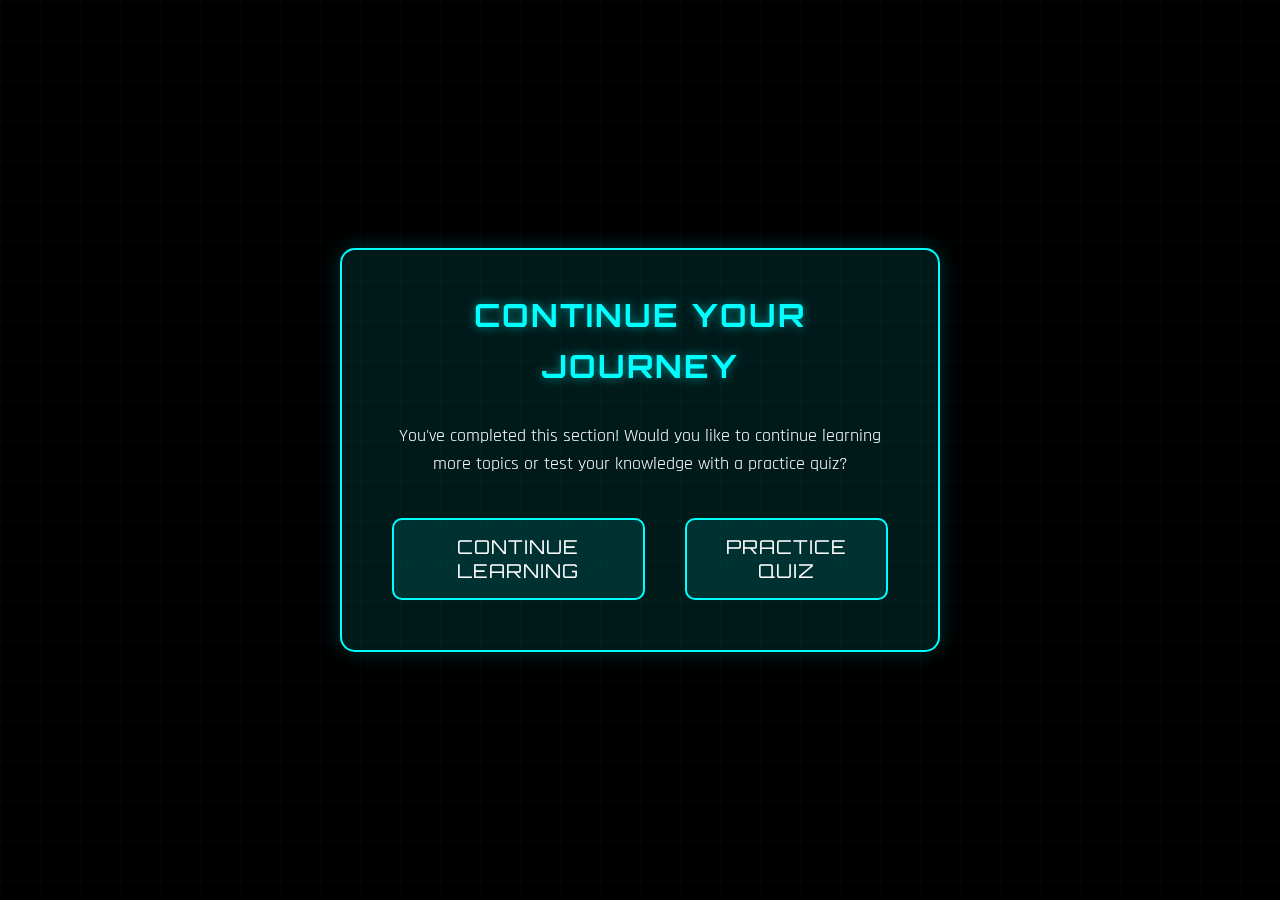
<file: continue-choice.html>
<!DOCTYPE html>
<html lang="en">
<head>
    <meta charset="UTF-8">
    <meta name="viewport" content="width=device-width, initial-scale=1">
    <title>Continue Your Journey</title>
    <link rel="stylesheet" href="style.css">
    <style>
        body {
            margin: 0;
            padding: 0;
            min-height: 100vh;
            background: #000;
            font-family: 'Rajdhani', sans-serif;
            display: flex;
            justify-content: center;
            align-items: center;
        }

        .choice-container {
            background: rgba(0, 255, 255, 0.1);
            border: 2px solid #00ffff;
            border-radius: 15px;
            padding: 40px;
            text-align: center;
            max-width: 600px;
            width: 90%;
            box-shadow: 0 0 20px rgba(0, 255, 255, 0.2);
        }

        .choice-title {
            color: #00ffff;
            font-family: 'Orbitron', sans-serif;
            font-size: 2em;
            margin-bottom: 30px;
            text-shadow: 0 0 10px rgba(0, 255, 255, 0.5);
        }

        .choice-buttons {
            display: flex;
            gap: 20px;
            justify-content: center;
            margin-top: 30px;
        }

        .choice-btn {
            background: rgba(0, 255, 255, 0.1);
            border: 2px solid #00ffff;
            color: #fff;
            padding: 15px 30px;
            font-size: 1.2em;
            cursor: pointer;
            transition: all 0.3s ease;
            border-radius: 10px;
            min-width: 200px;
        }

        .choice-btn:hover {
            background: rgba(0, 255, 255, 0.2);
            transform: translateY(-5px);
            box-shadow: 0 0 20px rgba(0, 255, 255, 0.3);
        }

        .choice-description {
            color: #fff;
            margin: 20px 0;
            font-size: 1.1em;
            line-height: 1.6;
        }
    </style>
</head>
<body>
    <div class="choice-container">
        <h1 class="choice-title">Continue Your Journey</h1>
        <p class="choice-description">
            You've completed this section! Would you like to continue learning more topics or test your knowledge with a practice quiz?
        </p>
        <div class="choice-buttons">
            <button class="choice-btn" id="continue-btn">Continue Learning</button>
            <button class="choice-btn" id="practice-btn">Practice Quiz</button>
        </div>
    </div>

    <script>
        // Get the current module from URL parameters
        const urlParams = new URLSearchParams(window.location.search);
        const currentModule = urlParams.get('module');

        document.getElementById('continue-btn').addEventListener('click', () => {
            window.location.href = 'index.html';
        });

        document.getElementById('practice-btn').addEventListener('click', () => {
            // Redirect to the appropriate quiz based on the current module
            switch(currentModule) {
                case 'osi':
                    window.location.href = 'questions.html';
                    break;
                case 'cables':
                    window.location.href = 'cables-quiz.html';
                    break;
                case 'terms':
                    window.location.href = 'network-terms-quiz.html';
                    break;
                default:
                    window.location.href = 'questions.html';
            }
        });
    </script>
</body>
</html>
</file>
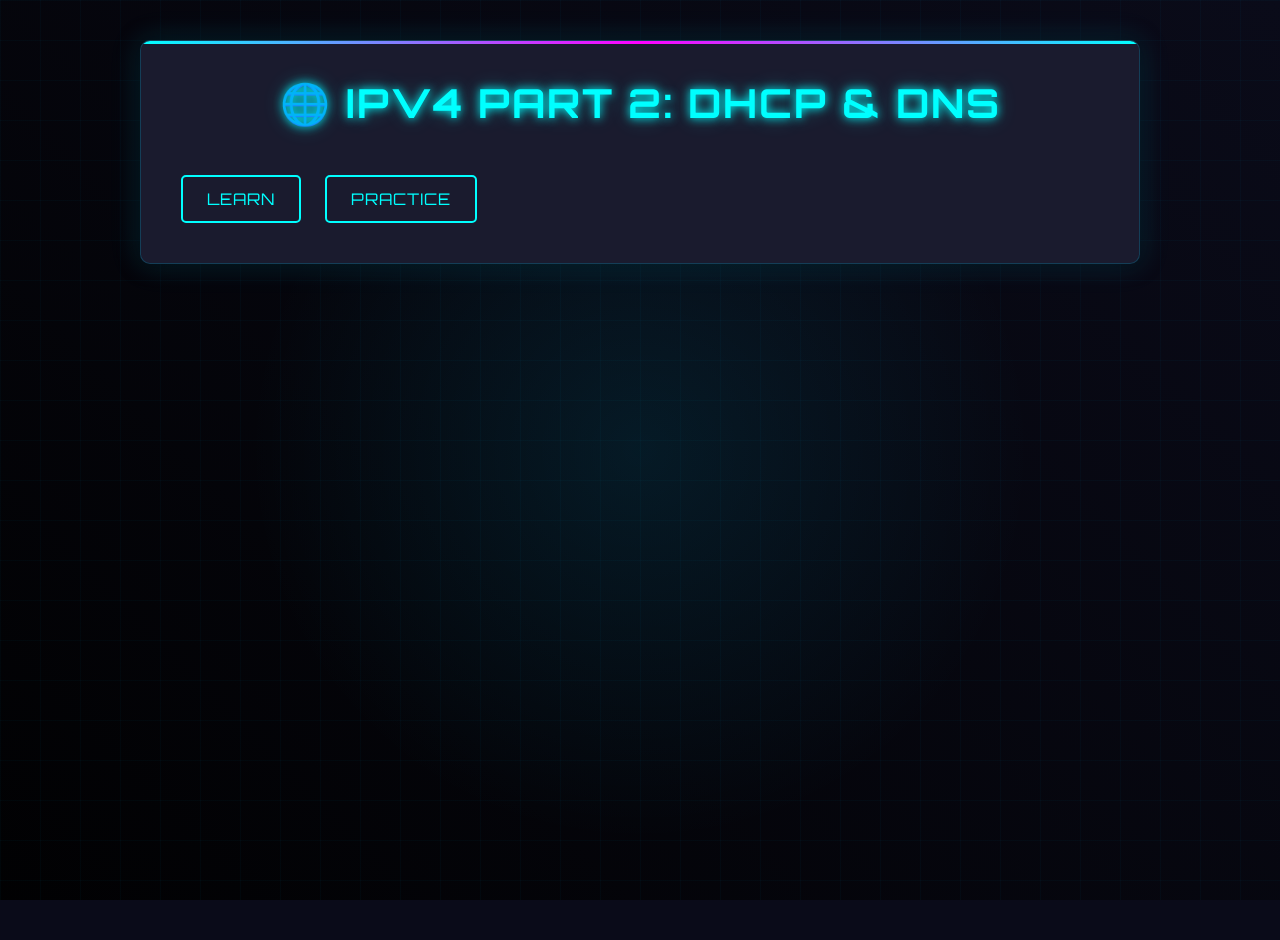
<file: ipv4-part2-module.html>
<!DOCTYPE html>
<html lang="en">
<head>
    <meta charset="UTF-8">
    <meta name="viewport" content="width=device-width, initial-scale=1.0">
    <title>IPv4 Part 2: DHCP & DNS - Module</title>
    <link rel="stylesheet" href="style.css">
</head>
<body>
    <div class="container">
        <h1>🌐 IPv4 Part 2: DHCP & DNS</h1>
        <div class="module-buttons">
            <button class="module-btn" onclick="window.location.href='ipv4-part2.html'">Learn</button>
            <button class="module-btn" onclick="window.location.href='ipv4-part2-quiz.html'">Practice</button>
        </div>
    </div>
</body>
</html>
</file>
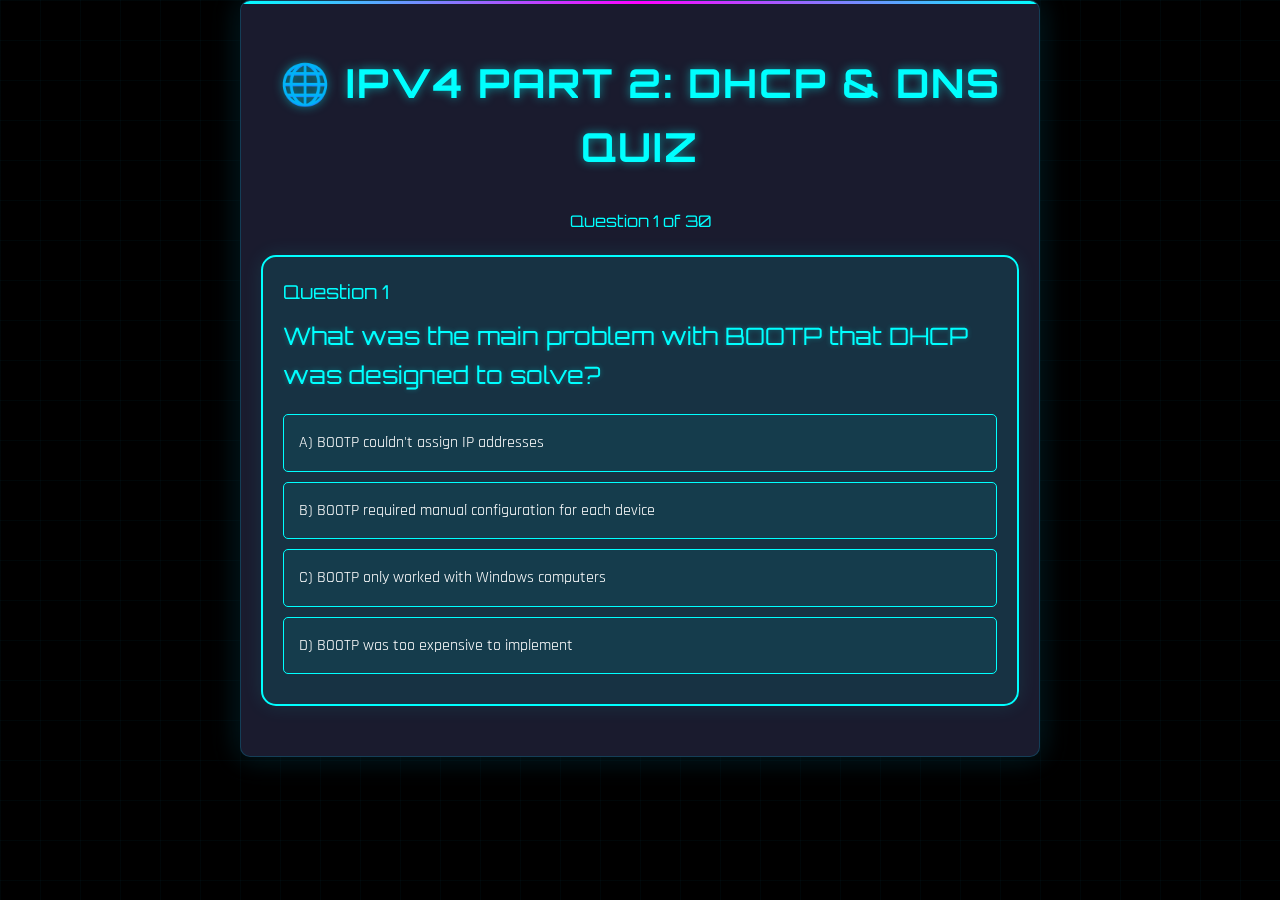
<file: ipv4-part2-quiz.html>
<!DOCTYPE html>
<html lang="en">
<head>
    <meta charset="UTF-8">
    <meta name="viewport" content="width=device-width, initial-scale=1.0">
    <title>IPv4 Part 2: DHCP & DNS Quiz</title>
    <link rel="stylesheet" href="style.css">
    <style>
        body {
            margin: 0;
            padding: 0;
            min-height: 100vh;
            background: #000;
            font-family: 'Rajdhani', sans-serif;
            color: #fff;
        }

        .container {
            max-width: 800px;
            margin: 0 auto;
            padding: 20px;
        }

        h1 {
            text-align: center;
            color: #00ffff;
            font-family: 'Orbitron', sans-serif;
            font-size: 2.5em;
            margin: 30px 0;
            text-shadow: 0 0 10px rgba(0, 255, 255, 0.5);
        }

        .question-container {
            background: rgba(0, 255, 255, 0.1);
            border: 2px solid #00ffff;
            border-radius: 15px;
            padding: 20px;
            margin-bottom: 30px;
            box-shadow: 0 0 20px rgba(0, 255, 255, 0.1);
        }

        .question-number {
            color: #00ffff;
            font-family: 'Orbitron', sans-serif;
            font-size: 1.2em;
            margin-bottom: 10px;
        }

        .question-text {
            color: #00ffff;
            font-family: 'Orbitron', sans-serif;
            font-size: 1.5em;
            margin-bottom: 20px;
            text-shadow: 0 0 5px rgba(0, 255, 255, 0.3);
        }

        .options {
            list-style-type: none;
            padding: 0;
        }

        .option {
            margin: 10px 0;
            padding: 15px;
            background: rgba(0, 255, 255, 0.05);
            border: 1px solid #00ffff;
            border-radius: 5px;
            cursor: pointer;
            transition: all 0.3s ease;
        }

        .option:hover {
            background: rgba(0, 255, 255, 0.1);
            transform: translateX(5px);
        }

        .option.correct {
            background: rgba(0, 255, 0, 0.2);
            border-color: #00ff00;
            color: #00ff00;
        }

        .option.incorrect {
            background: rgba(255, 0, 0, 0.2);
            border-color: #ff0000;
            color: #ff0000;
        }

        .option.disabled {
            pointer-events: none;
            opacity: 0.7;
        }

        .feedback {
            margin-top: 20px;
            padding: 15px;
            border-radius: 5px;
            display: none;
        }

        .feedback.correct {
            background: rgba(0, 255, 0, 0.1);
            border: 1px solid #00ff00;
            color: #00ff00;
        }

        .feedback.incorrect {
            background: rgba(255, 0, 0, 0.1);
            border: 1px solid #ff0000;
            color: #ff0000;
        }

        .explanation {
            margin-top: 10px;
            font-style: italic;
        }

        .nav-buttons {
            display: flex;
            justify-content: center;
            margin-top: 30px;
        }

        .nav-btn {
            background: rgba(0, 255, 255, 0.1);
            border: 2px solid #00ffff;
            color: #00ffff;
            padding: 15px 30px;
            border-radius: 5px;
            cursor: pointer;
            font-family: 'Rajdhani', sans-serif;
            font-size: 1.2em;
            transition: all 0.3s ease;
            display: none;
        }

        .nav-btn:hover {
            background: rgba(0, 255, 255, 0.2);
            box-shadow: 0 0 15px rgba(0, 255, 255, 0.3);
            transform: translateY(-2px);
        }

        .progress {
            text-align: center;
            color: #00ffff;
            margin: 20px 0;
            font-family: 'Orbitron', sans-serif;
        }

        /* Streak Counter Styles */
        .streak-container {
            text-align: center;
            margin: 20px 0;
            padding: 10px;
            background: rgba(0, 255, 255, 0.1);
            border: 2px solid #00ffff;
            border-radius: 10px;
            display: none;
        }

        .streak-text {
            color: #00ffff;
            font-family: 'Orbitron', sans-serif;
            font-size: 1.2em;
            text-shadow: 0 0 10px rgba(0, 255, 255, 0.5);
        }

        .streak-number {
            color: #ff00ff;
            font-weight: bold;
            font-size: 1.5em;
            text-shadow: 0 0 10px rgba(255, 0, 255, 0.5);
        }

        /* Celebration Styles */
        .celebration-container {
            position: fixed;
            top: 0;
            left: 0;
            width: 100%;
            height: 100%;
            pointer-events: none;
            z-index: 1000;
            display: none;
        }

        .celebration-message {
            position: absolute;
            top: 50%;
            left: 50%;
            transform: translate(-50%, -50%);
            text-align: center;
            color: #00ffff;
            font-family: 'Orbitron', sans-serif;
            font-size: 3em;
            text-shadow: 0 0 20px rgba(0, 255, 255, 0.8);
            opacity: 0;
            animation: fadeInOut 4s ease-in-out;
        }

        .celebration-title {
            font-size: 0.5em;
            color: #ff00ff;
            margin-top: 10px;
            text-shadow: 0 0 15px rgba(255, 0, 255, 0.8);
        }

        .firework {
            position: absolute;
            width: 5px;
            height: 5px;
            border-radius: 50%;
            animation: explode 1s ease-out forwards;
        }

        @keyframes fadeInOut {
            0% { opacity: 0; transform: translate(-50%, -50%) scale(0.5); }
            20% { opacity: 1; transform: translate(-50%, -50%) scale(1); }
            80% { opacity: 1; transform: translate(-50%, -50%) scale(1); }
            100% { opacity: 0; transform: translate(-50%, -50%) scale(1.2); }
        }

        @keyframes explode {
            0% {
                transform: scale(1);
                opacity: 1;
            }
            100% {
                transform: scale(20);
                opacity: 0;
            }
        }
    </style>
</head>
<body>
    <div class="container">
        <h1>🌐 IPv4 Part 2: DHCP & DNS Quiz</h1>
        <div class="progress">Question <span id="current-question">1</span> of 30</div>
        <div class="streak-container" id="streakContainer">
            <div class="streak-text">Current Streak: <span class="streak-number" id="streakNumber">0</span></div>
        </div>

        <div class="question-container">
            <div class="question-number">Question 1</div>
            <div class="question-text">What was the main problem with BOOTP that DHCP was designed to solve?</div>
            <ul class="options">
                <li class="option" data-option="A">A) BOOTP couldn't assign IP addresses</li>
                <li class="option" data-option="B">B) BOOTP required manual configuration for each device</li>
                <li class="option" data-option="C">C) BOOTP only worked with Windows computers</li>
                <li class="option" data-option="D">D) BOOTP was too expensive to implement</li>
            </ul>
            <div class="feedback">
                <div class="feedback-text"></div>
                <div class="explanation"></div>
            </div>
        </div>

        <div class="nav-buttons">
            <button class="nav-btn" onclick="nextQuestion()" id="next-btn">Next Question</button>
        </div>
    </div>

    <div class="celebration-container" id="celebrationContainer">
        <div class="celebration-message" id="celebrationMessage">
            <div id="streakText"></div>
            <div class="celebration-title" id="titleText"></div>
        </div>
    </div>

    <script>
        const questions = [
            // BOOTP and DHCP Basics
            {
                number: 1,
                text: "What was the main problem with BOOTP that DHCP was designed to solve?",
                options: [
                    "A) BOOTP couldn't assign IP addresses",
                    "B) BOOTP required manual configuration for each device",
                    "C) BOOTP only worked with Windows computers",
                    "D) BOOTP was too expensive to implement"
                ],
                correctAnswer: "B",
                explanation: "BOOTP required network administrators to manually configure each device's IP address, which became impractical as networks grew larger. This limitation led to the development of DHCP, which automates this process."
            },
            {
                number: 2,
                text: "What is the primary purpose of a DHCP lease?",
                options: [
                    "A) To permanently assign IP addresses to devices",
                    "B) To temporarily assign IP addresses for a specific duration",
                    "C) To encrypt network traffic",
                    "D) To block unauthorized devices"
                ],
                correctAnswer: "B",
                explanation: "A DHCP lease ensures that IP addresses are only temporarily assigned to devices, allowing the network to reclaim and reuse addresses when devices disconnect or the lease expires."
            },
            // DHCP Process
            {
                number: 3,
                text: "What is the correct sequence of the DHCP process?",
                options: [
                    "A) Discover → Offer → Request → Acknowledge",
                    "B) Request → Offer → Discover → Acknowledge",
                    "C) Offer → Discover → Request → Acknowledge",
                    "D) Discover → Request → Offer → Acknowledge"
                ],
                correctAnswer: "A",
                explanation: "The DHCP process follows a four-step sequence: Discover (client broadcasts for servers), Offer (server proposes an address), Request (client accepts the offer), and Acknowledge (server confirms the assignment)."
            },
            {
                number: 4,
                text: "What happens during the DHCP Discover step?",
                options: [
                    "A) The server confirms the IP address assignment",
                    "B) The client broadcasts a message to find DHCP servers",
                    "C) The server proposes an available IP address",
                    "D) The client rejects the offered IP address"
                ],
                correctAnswer: "B",
                explanation: "During the DHCP Discover step, the client broadcasts a message to find available DHCP servers on the network, as it doesn't know which server to contact."
            },
            // DHCP Configuration
            {
                number: 5,
                text: "What is the default DHCP lease time in most networks?",
                options: [
                    "A) 1 hour",
                    "B) 24 hours",
                    "C) 7 days",
                    "D) 30 days"
                ],
                correctAnswer: "B",
                explanation: "The default DHCP lease time is typically 24 hours, though this can be configured by network administrators based on their specific needs."
            },
            {
                number: 6,
                text: "What happens if a device can't reach a DHCP server?",
                options: [
                    "A) The device will never connect to the network",
                    "B) The device will assign itself a 169.254.x.x address using APIPA",
                    "C) The device will use its last known IP address",
                    "D) The device will automatically create a new network"
                ],
                correctAnswer: "B",
                explanation: "When a device can't reach a DHCP server, it uses Automatic Private IP Addressing (APIPA) to assign itself an address in the 169.254.x.x range, allowing limited local network communication."
            },
            // DNS Basics
            {
                number: 7,
                text: "What was the main problem with the early HOSTS.TXT file system?",
                options: [
                    "A) It was too expensive to maintain",
                    "B) It required manual updates for every new computer",
                    "C) It only worked with specific operating systems",
                    "D) It was too slow to process requests"
                ],
                correctAnswer: "B",
                explanation: "The HOSTS.TXT file needed to be manually updated on every computer whenever a new host was added to the network, making it impossible to manage as the internet grew."
            },
            {
                number: 8,
                text: "How many root DNS servers are there in the world?",
                options: [
                    "A) 7",
                    "B) 13",
                    "C) 21",
                    "D) 50"
                ],
                correctAnswer: "B",
                explanation: "There are 13 root DNS servers worldwide, which form the foundation of the DNS hierarchy. These servers are strategically located to ensure global internet stability."
            },
            // DNS Resolution
            {
                number: 9,
                text: "What is the correct order of DNS resolution when a computer doesn't have the answer in its cache?",
                options: [
                    "A) Root Server → TLD Server → Authoritative Server",
                    "B) Authoritative Server → TLD Server → Root Server",
                    "C) TLD Server → Root Server → Authoritative Server",
                    "D) Local DNS → Root Server → TLD Server"
                ],
                correctAnswer: "A",
                explanation: "DNS resolution follows a hierarchical process, starting with the root servers, then moving to the appropriate TLD server, and finally to the authoritative server for the specific domain."
            },
            // DNS Records
            {
                number: 10,
                text: "What is the purpose of a DNS A Record?",
                options: [
                    "A) To store email server information",
                    "B) To map a domain name to an IPv4 address",
                    "C) To create domain aliases",
                    "D) To store security certificates"
                ],
                correctAnswer: "B",
                explanation: "An A Record is the most basic type of DNS record that maps a domain name to its corresponding IPv4 address, allowing computers to find websites using human-readable names."
            },
            {
                number: 11,
                text: "What is the purpose of a DNS MX Record?",
                options: [
                    "A) To store website IP addresses",
                    "B) To specify mail server addresses",
                    "C) To create domain aliases",
                    "D) To store security information"
                ],
                correctAnswer: "B",
                explanation: "An MX (Mail Exchange) Record tells email servers where to deliver emails for a domain, ensuring that emails reach the correct mail server for processing."
            },
            {
                number: 12,
                text: "What is the purpose of TTL in DNS records?",
                options: [
                    "A) To encrypt DNS queries",
                    "B) To specify how long a DNS record can be cached",
                    "C) To limit the number of DNS requests",
                    "D) To authenticate DNS servers"
                ],
                correctAnswer: "B",
                explanation: "TTL (Time To Live) determines how long DNS resolvers should keep a record in their cache before requesting a fresh copy, helping balance between performance and data freshness."
            },
            // DNS Security
            {
                number: 13,
                text: "What is the purpose of a DNS CAA record?",
                options: [
                    "A) To store IPv4 addresses",
                    "B) To specify name servers",
                    "C) To create domain aliases",
                    "D) To specify certificate authorities"
                ],
                correctAnswer: "D",
                explanation: "A CAA (Certificate Authority Authorization) record specifies which certificate authorities are allowed to issue certificates for a domain, enhancing security by controlling who can issue certificates."
            },
            {
                number: 14,
                text: "What is the purpose of a DNS DS record?",
                options: [
                    "A) To store IPv4 addresses",
                    "B) To specify name servers",
                    "C) To create domain aliases",
                    "D) To store DNSSEC information"
                ],
                correctAnswer: "D",
                explanation: "A DS (Delegation Signer) record is used in DNSSEC to establish a chain of trust between parent and child zones, helping prevent DNS spoofing and cache poisoning attacks."
            },
            // DHCP Options
            {
                number: 15,
                text: "What is the purpose of DHCP option 3?",
                options: [
                    "A) To specify the default gateway",
                    "B) To set the DNS server",
                    "C) To configure the subnet mask",
                    "D) To set the domain name"
                ],
                correctAnswer: "A",
                explanation: "DHCP option 3 is used to specify the default gateway (router) address that clients should use to reach other networks, essential for internet connectivity."
            },
            {
                number: 16,
                text: "What is the purpose of DHCP option 6?",
                options: [
                    "A) To specify the default gateway",
                    "B) To set the DNS server",
                    "C) To configure the subnet mask",
                    "D) To set the domain name"
                ],
                correctAnswer: "B",
                explanation: "DHCP option 6 is used to specify the DNS server addresses that clients should use for name resolution, allowing devices to convert domain names to IP addresses."
            },
            // Additional DHCP Questions
            {
                number: 17,
                text: "What is the default port number used by DHCP servers?",
                options: [
                    "A) Port 53",
                    "B) Port 67",
                    "C) Port 80",
                    "D) Port 443"
                ],
                correctAnswer: "B",
                explanation: "DHCP servers use port 67 for receiving client requests, while DHCP clients use port 68 for sending requests. This is a standard defined in the DHCP protocol specification."
            },
            {
                number: 18,
                text: "What happens when a DHCP lease expires?",
                options: [
                    "A) The device immediately loses its IP address",
                    "B) The device attempts to renew its lease",
                    "C) The device automatically gets a new IP address",
                    "D) The device can no longer connect to the network"
                ],
                correctAnswer: "B",
                explanation: "When a DHCP lease expires, the device first attempts to renew its existing lease. If that fails, it will go through the full DHCP process to obtain a new IP address."
            },
            {
                number: 19,
                text: "What is the purpose of DHCP option 3?",
                options: [
                    "A) To specify the DNS server",
                    "B) To set the default gateway",
                    "C) To configure the subnet mask",
                    "D) To set the domain name"
                ],
                correctAnswer: "B",
                explanation: "DHCP option 3 is used to specify the default gateway (router) address that clients should use to reach other networks."
            },
            {
                number: 20,
                text: "What is a DHCP reservation?",
                options: [
                    "A) A temporary IP address assignment",
                    "B) A permanent IP address assignment for a specific device",
                    "C) A backup DHCP server",
                    "D) A security feature to block unauthorized devices"
                ],
                correctAnswer: "B",
                explanation: "A DHCP reservation is a permanent IP address assignment for a specific device, identified by its MAC address. This ensures the device always gets the same IP address."
            },
            // Additional DNS Questions
            {
                number: 21,
                text: "What is the purpose of a DNS CNAME record?",
                options: [
                    "A) To store IPv4 addresses",
                    "B) To create domain aliases",
                    "C) To specify mail servers",
                    "D) To store security certificates"
                ],
                correctAnswer: "B",
                explanation: "A CNAME (Canonical Name) record creates an alias for a domain name, allowing multiple domain names to point to the same IP address."
            },
            {
                number: 22,
                text: "What is DNSSEC?",
                options: [
                    "A) A faster DNS resolution system",
                    "B) A security extension for DNS",
                    "C) A new type of DNS record",
                    "D) A backup DNS server system"
                ],
                correctAnswer: "B",
                explanation: "DNSSEC (DNS Security Extensions) adds security to the DNS protocol by providing authentication and data integrity, helping prevent DNS spoofing and cache poisoning attacks."
            },
            {
                number: 23,
                text: "What is the purpose of a DNS PTR record?",
                options: [
                    "A) To map domain names to IP addresses",
                    "B) To specify mail servers",
                    "C) To perform reverse DNS lookups",
                    "D) To create domain aliases"
                ],
                correctAnswer: "C",
                explanation: "A PTR (Pointer) record is used for reverse DNS lookups, allowing you to find a domain name from an IP address, which is the opposite of an A record."
            },
            {
                number: 24,
                text: "What is the purpose of a DNS MX record?",
                options: [
                    "A) To store IPv4 addresses",
                    "B) To specify mail servers",
                    "C) To create domain aliases",
                    "D) To store security certificates"
                ],
                correctAnswer: "B",
                explanation: "An MX (Mail Exchange) record specifies the mail servers responsible for receiving email for a domain, ensuring emails are delivered to the correct server."
            },
            {
                number: 25,
                text: "What is the purpose of a DNS AAAA record?",
                options: [
                    "A) To store IPv4 addresses",
                    "B) To store IPv6 addresses",
                    "C) To create domain aliases",
                    "D) To specify mail servers"
                ],
                correctAnswer: "B",
                explanation: "An AAAA record maps a domain name to an IPv6 address, similar to how an A record maps to an IPv4 address, but for the newer IPv6 protocol."
            },
            {
                number: 26,
                text: "What is the purpose of a DNS NS record?",
                options: [
                    "A) To store IPv4 addresses",
                    "B) To specify name servers",
                    "C) To create domain aliases",
                    "D) To store security certificates"
                ],
                correctAnswer: "B",
                explanation: "An NS (Name Server) record specifies the authoritative name servers for a domain, indicating which servers are responsible for the domain's DNS records."
            },
            {
                number: 27,
                text: "What is the purpose of a DNS TXT record?",
                options: [
                    "A) To store IPv4 addresses",
                    "B) To specify name servers",
                    "C) To store arbitrary text information",
                    "D) To create domain aliases"
                ],
                correctAnswer: "C",
                explanation: "A TXT record allows domain owners to add arbitrary text information to their DNS records, commonly used for verification, SPF records, and other purposes."
            },
            {
                number: 28,
                text: "What is the purpose of a DNS SOA record?",
                options: [
                    "A) To store IPv4 addresses",
                    "B) To specify the start of authority for a zone",
                    "C) To create domain aliases",
                    "D) To store security certificates"
                ],
                correctAnswer: "B",
                explanation: "A SOA (Start of Authority) record contains important information about a DNS zone, including the primary name server, administrator email, and zone parameters."
            },
            {
                number: 29,
                text: "What is the purpose of a DNS SRV record?",
                options: [
                    "A) To store IPv4 addresses",
                    "B) To specify name servers",
                    "C) To specify service locations",
                    "D) To create domain aliases"
                ],
                correctAnswer: "C",
                explanation: "An SRV (Service) record specifies the location of servers for specific services, allowing clients to find the appropriate server for a particular service."
            },
            {
                number: 30,
                text: "What is the purpose of a DNS CAA record?",
                options: [
                    "A) To store IPv4 addresses",
                    "B) To specify name servers",
                    "C) To create domain aliases",
                    "D) To specify certificate authorities"
                ],
                correctAnswer: "D",
                explanation: "A CAA (Certificate Authority Authorization) record specifies which certificate authorities are allowed to issue certificates for a domain, enhancing security by controlling who can issue certificates."
            }
        ];

        let currentQuestionIndex = 0;
        let currentStreak = 0;

        function updateQuestion() {
            const question = questions[currentQuestionIndex];
            document.querySelector('.question-number').textContent = `Question ${question.number}`;
            document.querySelector('.question-text').textContent = question.text;
            
            const optionsList = document.querySelector('.options');
            optionsList.innerHTML = '';
            question.options.forEach(option => {
                const li = document.createElement('li');
                li.className = 'option';
                li.textContent = option;
                li.dataset.option = option.charAt(0);
                li.onclick = () => checkAnswer(option.charAt(0));
                optionsList.appendChild(li);
            });

            const feedbackDiv = document.querySelector('.feedback');
            feedbackDiv.className = 'feedback';
            feedbackDiv.style.display = 'none';
            feedbackDiv.innerHTML = `
                <div class="feedback-text"></div>
                <div class="explanation"></div>
            `;

            document.getElementById('current-question').textContent = question.number;
            document.getElementById('next-btn').style.display = 'none';
        }

        // Celebration System
        const titles = [
            "Firewall Whisperer",
            "Patch Master",
            "Digital Ninja",
            "The Exploit Exorcist",
            "Byte Guardian",
            "Root Access Royalty",
            "Crypto Commander",
            "Phish Slayer",
            "Zero-Day Hero",
            "The Encryptor",
            "Net Sentinel",
            "Red Team Rockstar",
            "The Bug Hunter",
            "Token Titan",
            "Cyber Sage",
            "Packet Paladin",
            "Malware Mercenary",
            "The Boolean Boss",
            "Code Shield",
            "The Kernel Keeper"
        ];

        function createFirework(x, y, color) {
            const firework = document.createElement('div');
            firework.className = 'firework';
            firework.style.left = x + 'px';
            firework.style.top = y + 'px';
            firework.style.backgroundColor = color;
            document.getElementById('celebrationContainer').appendChild(firework);

            setTimeout(() => {
                firework.remove();
            }, 1000);
        }

        function createFireworks() {
            const container = document.getElementById('celebrationContainer');
            const colors = ['#ff0000', '#00ff00', '#0000ff', '#ffff00', '#ff00ff', '#00ffff'];
            
            for (let i = 0; i < 30; i++) {
                const x = Math.random() * window.innerWidth;
                const y = Math.random() * window.innerHeight;
                const color = colors[Math.floor(Math.random() * colors.length)];
                createFirework(x, y, color);
            }
        }

        function celebrateStreak() {
            const container = document.getElementById('celebrationContainer');
            const message = document.getElementById('celebrationMessage');
            const streakText = document.getElementById('streakText');
            const titleText = document.getElementById('titleText');

            // Clear previous fireworks
            container.innerHTML = '';
            container.appendChild(message);

            // Set streak message
            streakText.textContent = `Streak ${currentStreak}!`;
            
            // Set random title
            const randomTitle = titles[Math.floor(Math.random() * titles.length)];
            titleText.textContent = randomTitle;

            // Show celebration
            container.style.display = 'block';
            createFireworks();

            // Hide celebration after 4 seconds
            setTimeout(() => {
                container.style.display = 'none';
            }, 4000);
        }

        function checkAnswer(selectedOption) {
            const question = questions[currentQuestionIndex];
            const options = document.querySelectorAll('.option');
            const feedbackDiv = document.querySelector('.feedback');
            const feedbackText = feedbackDiv.querySelector('.feedback-text');
            const explanationDiv = feedbackDiv.querySelector('.explanation');
            const streakContainer = document.getElementById('streakContainer');
            const streakNumber = document.getElementById('streakNumber');

            // Disable all options
            options.forEach(option => {
                option.classList.add('disabled');
            });

            // Mark the selected option
            const selectedElement = document.querySelector(`[data-option="${selectedOption}"]`);
            const correctElement = document.querySelector(`[data-option="${question.correctAnswer}"]`);

            if (selectedOption === question.correctAnswer) {
                selectedElement.classList.add('correct');
                feedbackDiv.classList.add('correct');
                feedbackText.textContent = 'Correct!';
                explanationDiv.textContent = question.explanation;
                
                // Update streak
                currentStreak++;
                streakContainer.style.display = 'block';
                streakNumber.textContent = currentStreak;
                
                // Check for celebration
                if (currentStreak % 5 === 0) {
                    celebrateStreak();
                }
            } else {
                selectedElement.classList.add('incorrect');
                correctElement.classList.add('correct');
                feedbackDiv.classList.add('incorrect');
                feedbackText.textContent = 'Incorrect!';
                explanationDiv.textContent = question.explanation;
                
                // Reset streak
                currentStreak = 0;
                streakContainer.style.display = 'none';
            }

            feedbackDiv.style.display = 'block';
            document.getElementById('next-btn').style.display = 'block';
        }

        function nextQuestion() {
            currentQuestionIndex++;
            if (currentQuestionIndex < questions.length) {
                updateQuestion();
            } else {
                document.querySelector('.question-container').innerHTML = `
                    <div class="question-text" style="text-align: center;">
                        Congratulations! You've completed the quiz! 🎉
                    </div>
                `;
                document.querySelector('.nav-buttons').style.display = 'none';
            }
        }

        // Initialize the first question
        updateQuestion();
    </script>
</body>
</html>
</file>
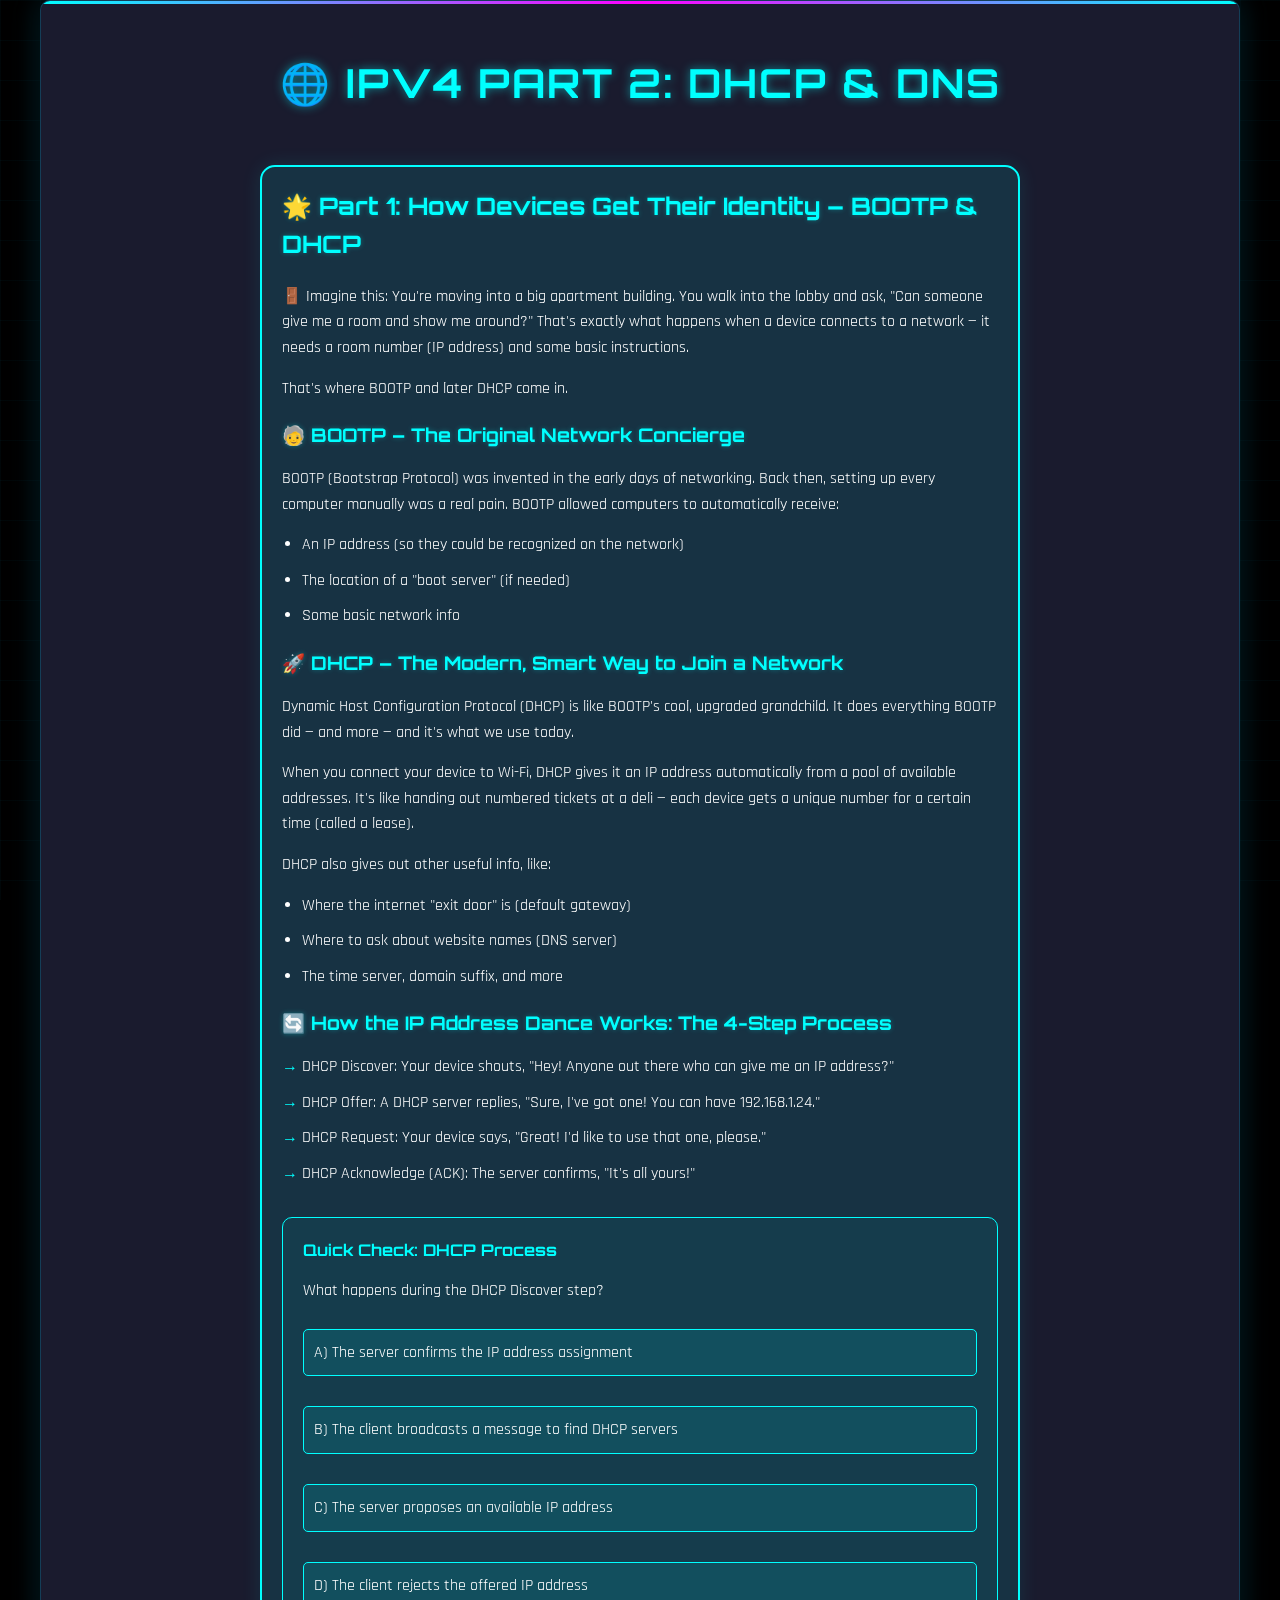
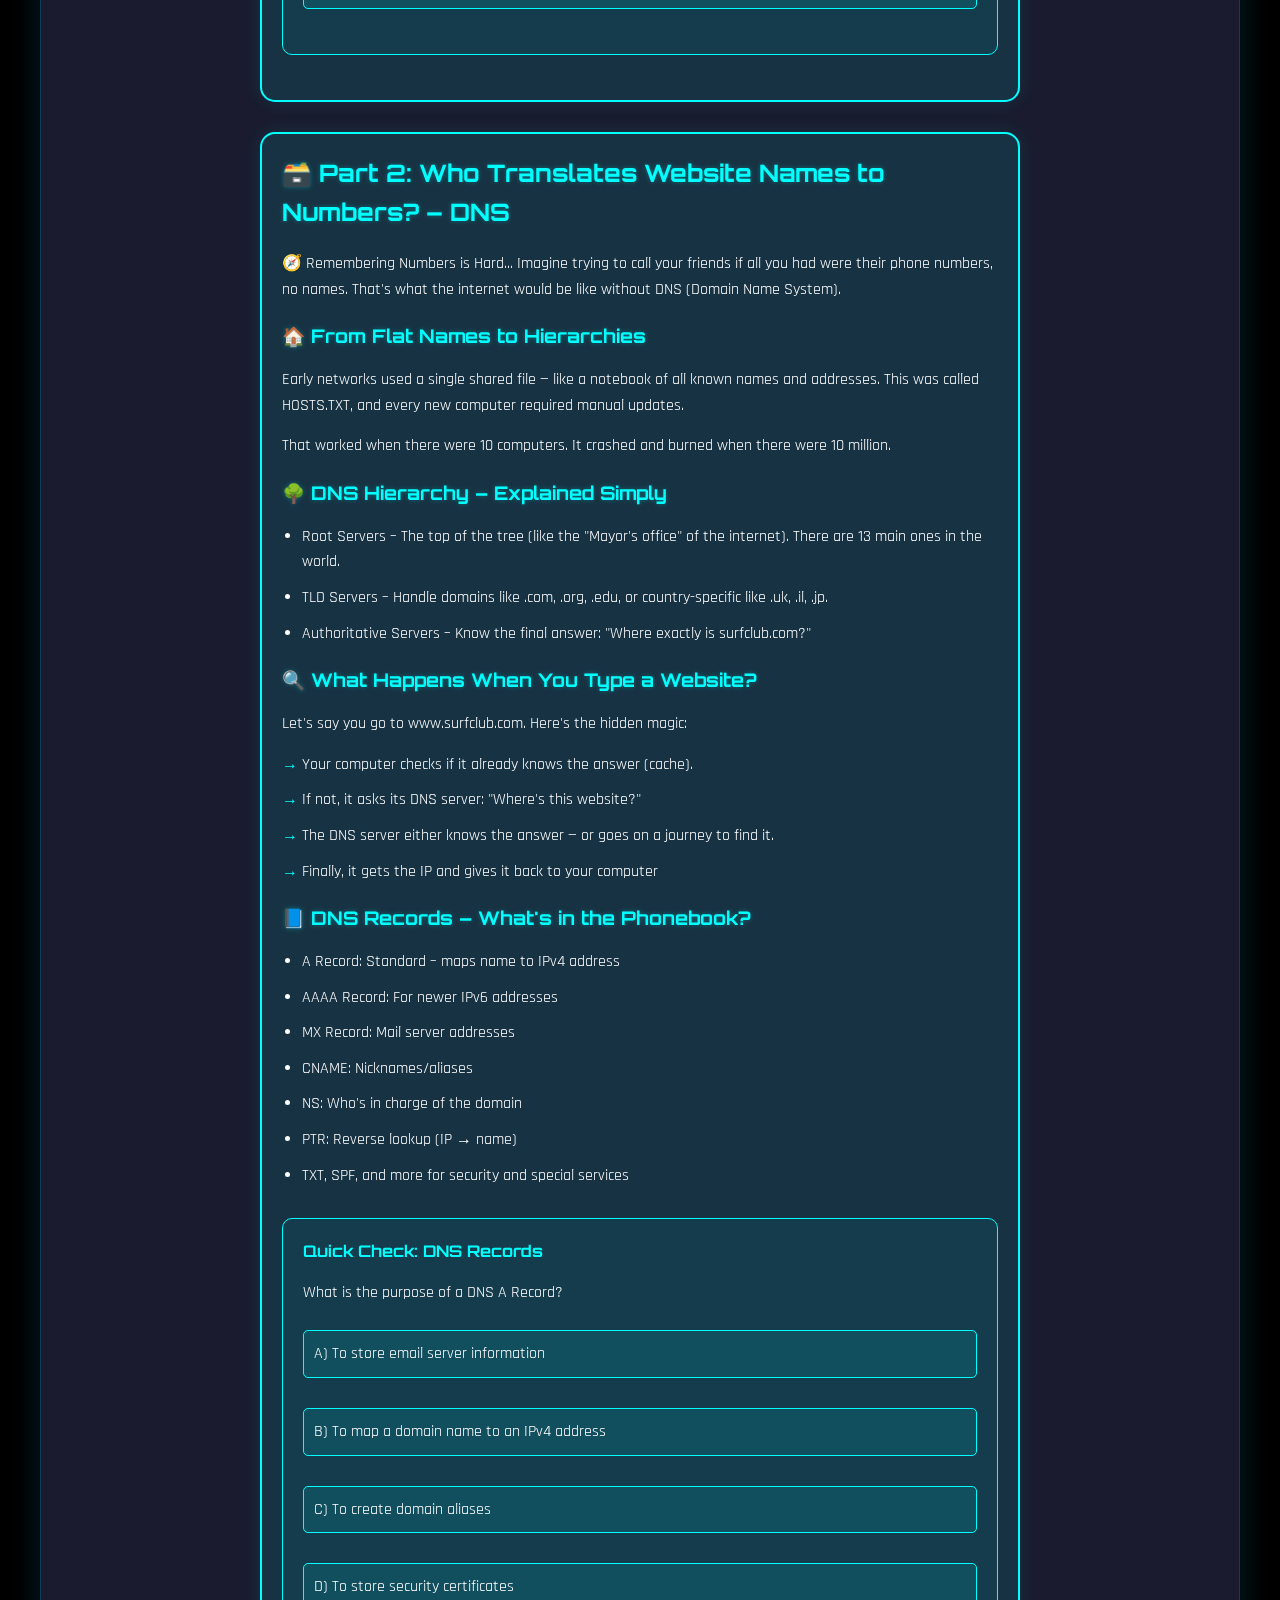
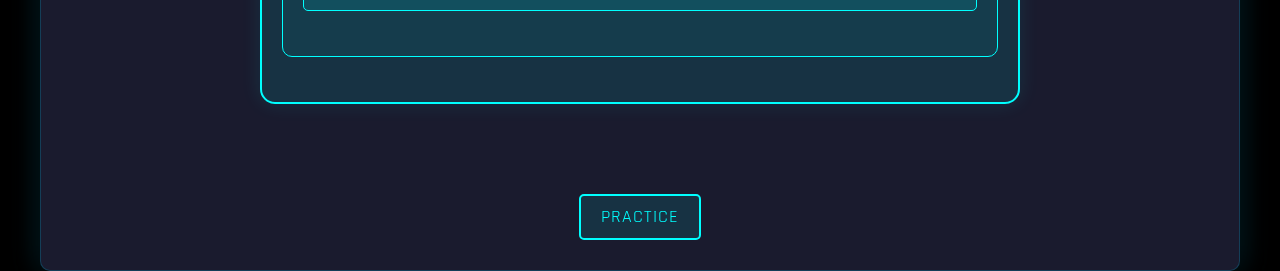
<file: ipv4-part2.html>
<!DOCTYPE html>
<html lang="en">
<head>
    <meta charset="UTF-8">
    <meta name="viewport" content="width=device-width, initial-scale=1.0">
    <title>IPv4 Part 2: DHCP & DNS</title>
    <link rel="stylesheet" href="style.css">
    <style>
        body {
            margin: 0;
            padding: 0;
            min-height: 100vh;
            background: #000;
            font-family: 'Rajdhani', sans-serif;
            color: #fff;
        }

        .container {
            max-width: 1200px;
            margin: 0 auto;
            padding: 20px;
        }

        h1 {
            text-align: center;
            color: #00ffff;
            font-family: 'Orbitron', sans-serif;
            font-size: 2.5em;
            margin: 30px 0;
            text-shadow: 0 0 10px rgba(0, 255, 255, 0.5);
        }

        .content-section {
            max-width: 800px;
            margin: 0 auto;
            padding: 20px;
        }

        .section {
            margin-bottom: 30px;
            padding: 20px;
            background: rgba(0, 255, 255, 0.1);
            border: 2px solid #00ffff;
            border-radius: 15px;
            box-shadow: 0 0 20px rgba(0, 255, 255, 0.1);
        }

        h2 {
            color: #00ffff;
            font-family: 'Orbitron', sans-serif;
            margin-bottom: 20px;
            text-shadow: 0 0 5px rgba(0, 255, 255, 0.3);
        }

        h3 {
            color: #00ffff;
            font-family: 'Orbitron', sans-serif;
            margin: 20px 0 15px;
            text-shadow: 0 0 5px rgba(0, 255, 255, 0.3);
        }

        p {
            color: #fff;
            line-height: 1.6;
            margin-bottom: 15px;
        }

        ul, ol {
            color: #fff;
            margin-bottom: 20px;
            padding-left: 20px;
        }

        li {
            margin-bottom: 10px;
            line-height: 1.6;
        }

        .step-list {
            list-style-type: none;
            padding-left: 20px;
        }

        .step-list li {
            margin-bottom: 10px;
            position: relative;
            color: #fff;
        }

        .step-list li:before {
            content: "→";
            position: absolute;
            left: -20px;
            color: #00ffff;
        }

        .module-buttons {
            display: flex;
            justify-content: center;
            gap: 20px;
            margin-top: 30px;
        }

        .module-btn {
            background: rgba(0, 255, 255, 0.1);
            border: 2px solid #00ffff;
            color: #00ffff;
            padding: 10px 20px;
            border-radius: 5px;
            cursor: pointer;
            font-family: 'Rajdhani', sans-serif;
            font-size: 1.1em;
            transition: all 0.3s ease;
        }

        .module-btn:hover {
            background: rgba(0, 255, 255, 0.2);
            box-shadow: 0 0 15px rgba(0, 255, 255, 0.3);
            transform: translateY(-2px);
        }

        /* Quiz Question Styles */
        .quiz-question {
            margin-top: 30px;
            padding: 20px;
            background: rgba(0, 255, 255, 0.05);
            border: 1px solid #00ffff;
            border-radius: 10px;
        }

        .quiz-question h4 {
            color: #00ffff;
            font-family: 'Orbitron', sans-serif;
            margin-bottom: 15px;
        }

        .quiz-options {
            list-style-type: none;
            padding: 0;
        }

        .quiz-option {
            margin: 10px 0;
            padding: 10px;
            background: rgba(0, 255, 255, 0.1);
            border: 1px solid #00ffff;
            border-radius: 5px;
            cursor: pointer;
            transition: all 0.3s ease;
        }

        .quiz-option:hover {
            background: rgba(0, 255, 255, 0.2);
            transform: translateX(5px);
        }

        .quiz-option.correct {
            background: rgba(0, 255, 0, 0.2);
            border-color: #00ff00;
            color: #00ff00;
        }

        .quiz-option.incorrect {
            background: rgba(255, 0, 0, 0.2);
            border-color: #ff0000;
            color: #ff0000;
        }

        .quiz-feedback {
            margin-top: 15px;
            padding: 10px;
            border-radius: 5px;
            display: none;
        }

        .quiz-feedback.correct {
            background: rgba(0, 255, 0, 0.1);
            border: 1px solid #00ff00;
            color: #00ff00;
        }

        .quiz-feedback.incorrect {
            background: rgba(255, 0, 0, 0.1);
            border: 1px solid #ff0000;
            color: #ff0000;
        }
    </style>
</head>
<body>
    <div class="container">
        <h1>🌐 IPv4 Part 2: DHCP & DNS</h1>
        
        <div class="content-section">
            <div class="section">
                <h2>🌟 Part 1: How Devices Get Their Identity – BOOTP & DHCP</h2>
                <p>🚪 Imagine this: You're moving into a big apartment building. You walk into the lobby and ask, "Can someone give me a room and show me around?" That's exactly what happens when a device connects to a network — it needs a room number (IP address) and some basic instructions.</p>
                <p>That's where BOOTP and later DHCP come in.</p>

                <h3>🧓 BOOTP – The Original Network Concierge</h3>
                <p>BOOTP (Bootstrap Protocol) was invented in the early days of networking. Back then, setting up every computer manually was a real pain. BOOTP allowed computers to automatically receive:</p>
                <ul>
                    <li>An IP address (so they could be recognized on the network)</li>
                    <li>The location of a "boot server" (if needed)</li>
                    <li>Some basic network info</li>
                </ul>

                <h3>🚀 DHCP – The Modern, Smart Way to Join a Network</h3>
                <p>Dynamic Host Configuration Protocol (DHCP) is like BOOTP's cool, upgraded grandchild. It does everything BOOTP did — and more — and it's what we use today.</p>
                <p>When you connect your device to Wi-Fi, DHCP gives it an IP address automatically from a pool of available addresses. It's like handing out numbered tickets at a deli — each device gets a unique number for a certain time (called a lease).</p>
                <p>DHCP also gives out other useful info, like:</p>
                <ul>
                    <li>Where the internet "exit door" is (default gateway)</li>
                    <li>Where to ask about website names (DNS server)</li>
                    <li>The time server, domain suffix, and more</li>
                </ul>

                <h3>🔄 How the IP Address Dance Works: The 4-Step Process</h3>
                <ol class="step-list">
                    <li>DHCP Discover: Your device shouts, "Hey! Anyone out there who can give me an IP address?"</li>
                    <li>DHCP Offer: A DHCP server replies, "Sure, I've got one! You can have 192.168.1.24."</li>
                    <li>DHCP Request: Your device says, "Great! I'd like to use that one, please."</li>
                    <li>DHCP Acknowledge (ACK): The server confirms, "It's all yours!"</li>
                </ol>

                <!-- DHCP Quiz Question -->
                <div class="quiz-question" id="dhcp-quiz">
                    <h4>Quick Check: DHCP Process</h4>
                    <p>What happens during the DHCP Discover step?</p>
                    <ul class="quiz-options">
                        <li class="quiz-option" onclick="checkAnswer('dhcp-quiz', 'A')">A) The server confirms the IP address assignment</li>
                        <li class="quiz-option" onclick="checkAnswer('dhcp-quiz', 'B')">B) The client broadcasts a message to find DHCP servers</li>
                        <li class="quiz-option" onclick="checkAnswer('dhcp-quiz', 'C')">C) The server proposes an available IP address</li>
                        <li class="quiz-option" onclick="checkAnswer('dhcp-quiz', 'D')">D) The client rejects the offered IP address</li>
                    </ul>
                    <div class="quiz-feedback">
                        <div class="feedback-text"></div>
                        <div class="explanation"></div>
                    </div>
                </div>
            </div>

            <div class="section">
                <h2>🗃️ Part 2: Who Translates Website Names to Numbers? – DNS</h2>
                <p>🧭 Remembering Numbers is Hard... Imagine trying to call your friends if all you had were their phone numbers, no names. That's what the internet would be like without DNS (Domain Name System).</p>

                <h3>🏠 From Flat Names to Hierarchies</h3>
                <p>Early networks used a single shared file — like a notebook of all known names and addresses. This was called HOSTS.TXT, and every new computer required manual updates.</p>
                <p>That worked when there were 10 computers. It crashed and burned when there were 10 million.</p>

                <h3>🌳 DNS Hierarchy – Explained Simply</h3>
                <ul>
                    <li>Root Servers – The top of the tree (like the "Mayor's office" of the internet). There are 13 main ones in the world.</li>
                    <li>TLD Servers – Handle domains like .com, .org, .edu, or country-specific like .uk, .il, .jp.</li>
                    <li>Authoritative Servers – Know the final answer: "Where exactly is surfclub.com?"</li>
                </ul>

                <h3>🔍 What Happens When You Type a Website?</h3>
                <p>Let's say you go to www.surfclub.com. Here's the hidden magic:</p>
                <ol class="step-list">
                    <li>Your computer checks if it already knows the answer (cache).</li>
                    <li>If not, it asks its DNS server: "Where's this website?"</li>
                    <li>The DNS server either knows the answer — or goes on a journey to find it.</li>
                    <li>Finally, it gets the IP and gives it back to your computer</li>
                </ol>

                <h3>📘 DNS Records – What's in the Phonebook?</h3>
                <ul>
                    <li>A Record: Standard – maps name to IPv4 address</li>
                    <li>AAAA Record: For newer IPv6 addresses</li>
                    <li>MX Record: Mail server addresses</li>
                    <li>CNAME: Nicknames/aliases</li>
                    <li>NS: Who's in charge of the domain</li>
                    <li>PTR: Reverse lookup (IP → name)</li>
                    <li>TXT, SPF, and more for security and special services</li>
                </ul>

                <!-- DNS Quiz Question -->
                <div class="quiz-question" id="dns-quiz">
                    <h4>Quick Check: DNS Records</h4>
                    <p>What is the purpose of a DNS A Record?</p>
                    <ul class="quiz-options">
                        <li class="quiz-option" onclick="checkAnswer('dns-quiz', 'A')">A) To store email server information</li>
                        <li class="quiz-option" onclick="checkAnswer('dns-quiz', 'B')">B) To map a domain name to an IPv4 address</li>
                        <li class="quiz-option" onclick="checkAnswer('dns-quiz', 'C')">C) To create domain aliases</li>
                        <li class="quiz-option" onclick="checkAnswer('dns-quiz', 'D')">D) To store security certificates</li>
                    </ul>
                    <div class="quiz-feedback">
                        <div class="feedback-text"></div>
                        <div class="explanation"></div>
                    </div>
                </div>
            </div>
        </div>

        <div class="module-buttons">
            <button class="module-btn" onclick="window.location.href='ipv4-part2-quiz.html'">Practice</button>
        </div>
    </div>

    <script>
        const quizAnswers = {
            'dhcp-quiz': {
                correct: 'B',
                explanation: 'During the DHCP Discover step, the client broadcasts a message to find available DHCP servers on the network, as it doesn\'t know which server to contact.'
            },
            'dns-quiz': {
                correct: 'B',
                explanation: 'An A Record is the most basic type of DNS record that maps a domain name to its corresponding IPv4 address, allowing computers to find websites using human-readable names.'
            }
        };

        function checkAnswer(quizId, selectedOption) {
            const quiz = document.getElementById(quizId);
            const options = quiz.querySelectorAll('.quiz-option');
            const feedback = quiz.querySelector('.quiz-feedback');
            const feedbackText = feedback.querySelector('.feedback-text');
            const explanation = feedback.querySelector('.explanation');
            const answer = quizAnswers[quizId];

            // Disable all options
            options.forEach(option => {
                option.style.pointerEvents = 'none';
            });

            // Mark the selected option
            const selectedElement = quiz.querySelector(`[onclick="checkAnswer('${quizId}', '${selectedOption}')"]`);
            const correctElement = quiz.querySelector(`[onclick="checkAnswer('${quizId}', '${answer.correct}')"]`);

            if (selectedOption === answer.correct) {
                selectedElement.classList.add('correct');
                feedback.classList.add('correct');
                feedbackText.textContent = 'Correct!';
            } else {
                selectedElement.classList.add('incorrect');
                correctElement.classList.add('correct');
                feedback.classList.add('incorrect');
                feedbackText.textContent = 'Incorrect!';
            }

            explanation.textContent = answer.explanation;
            feedback.style.display = 'block';
        }
    </script>
</body>
</html>
</file>
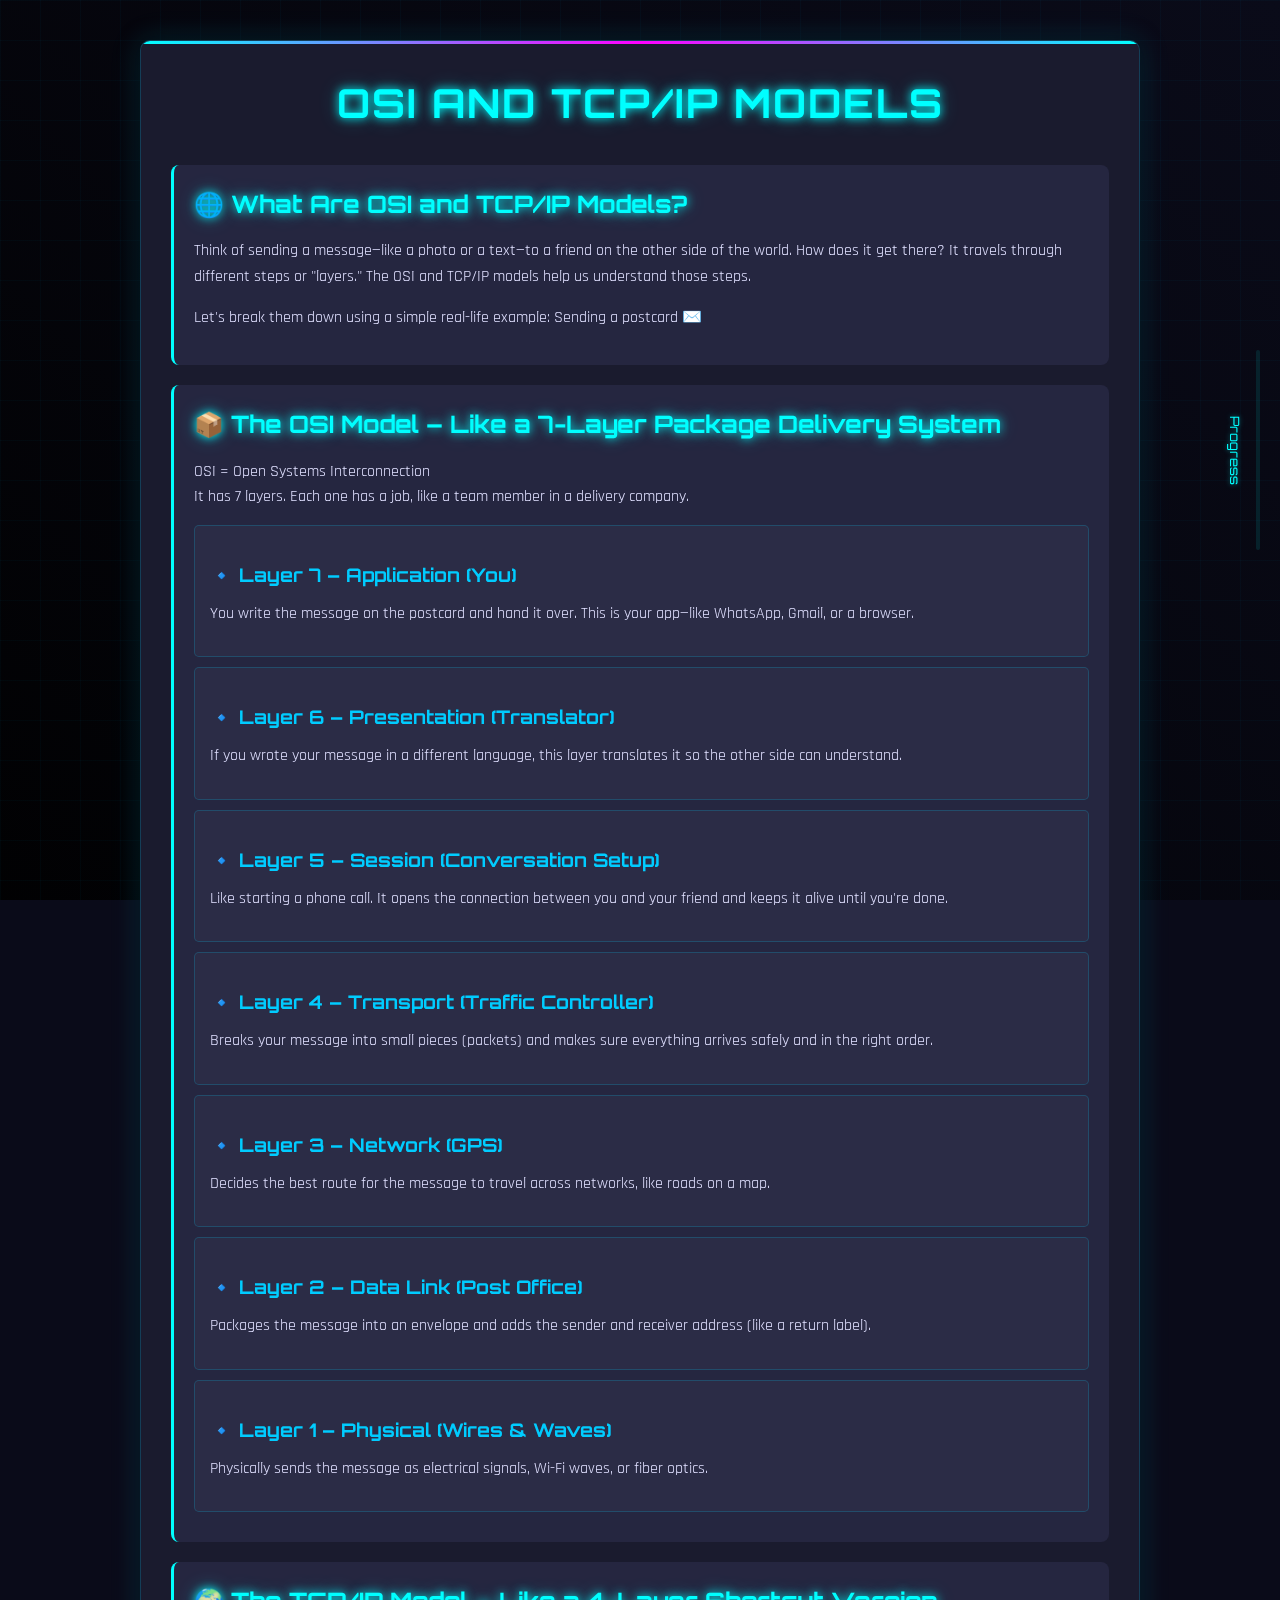
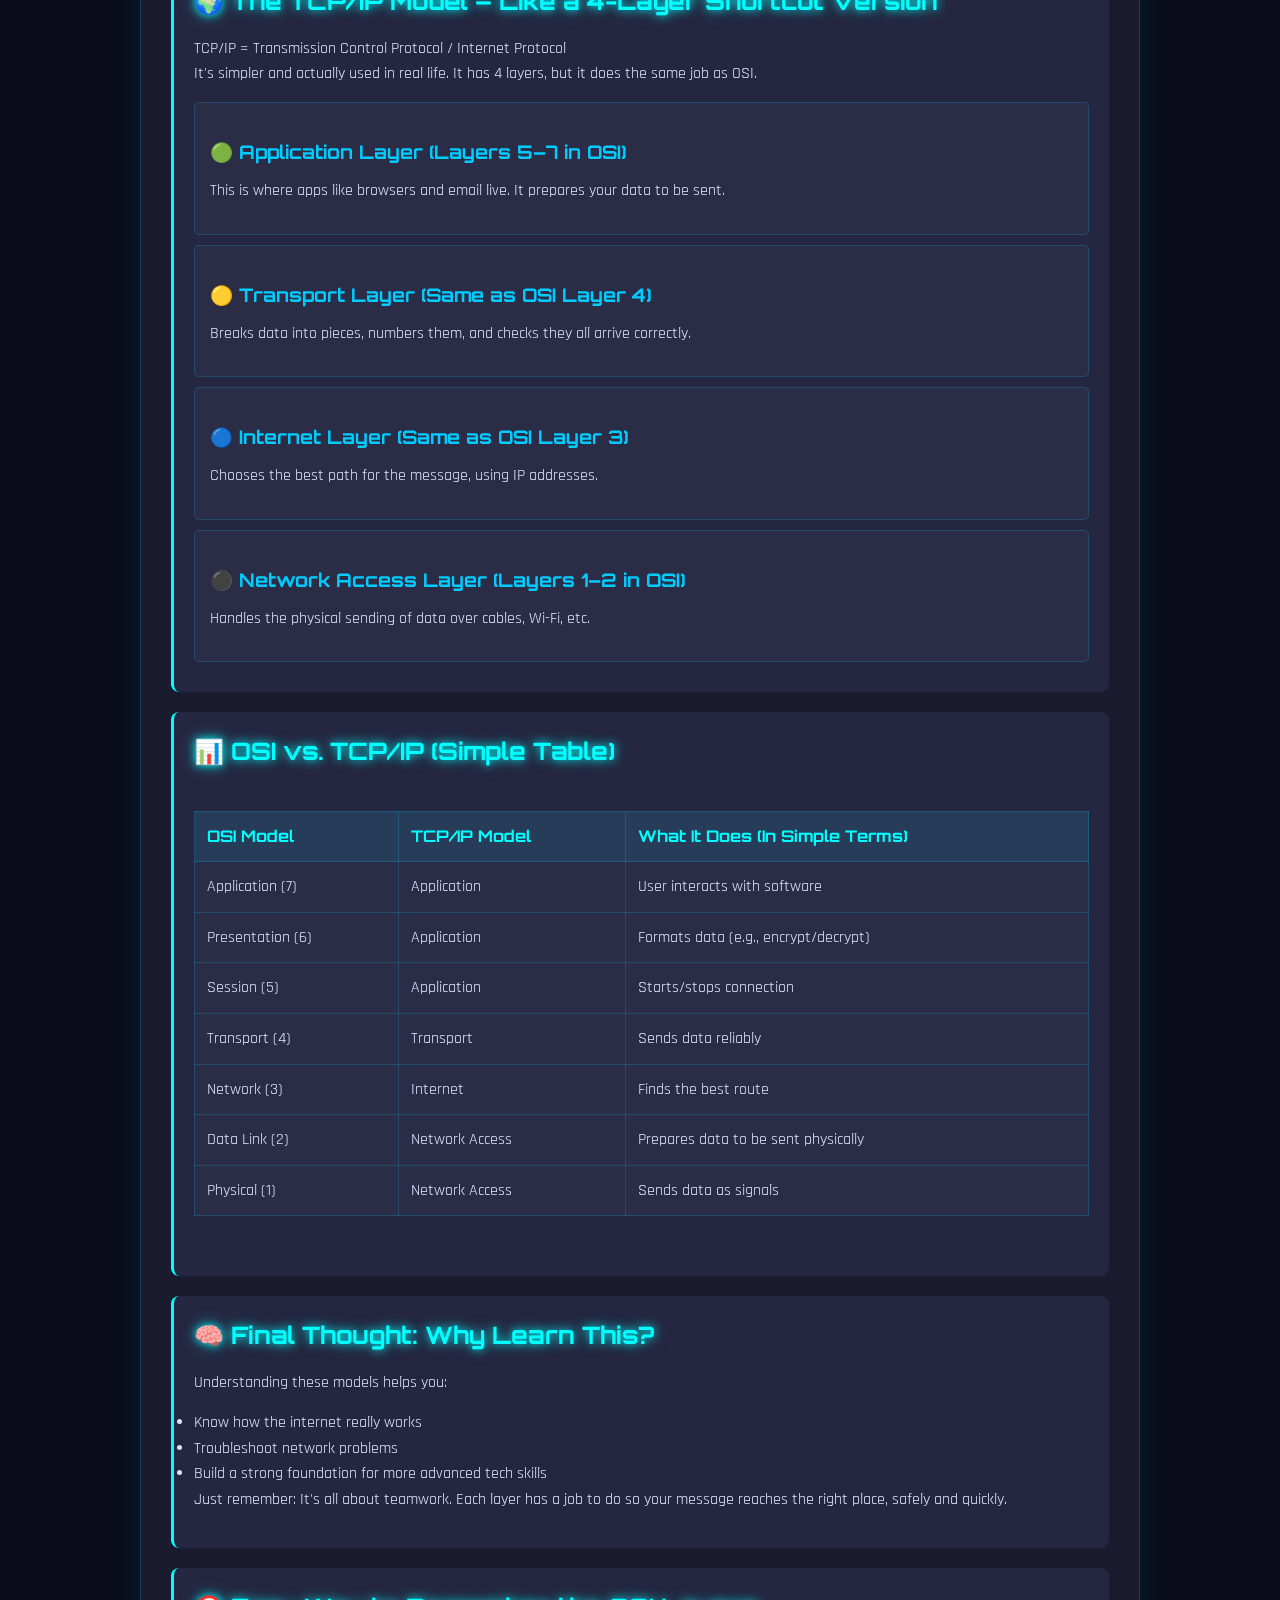
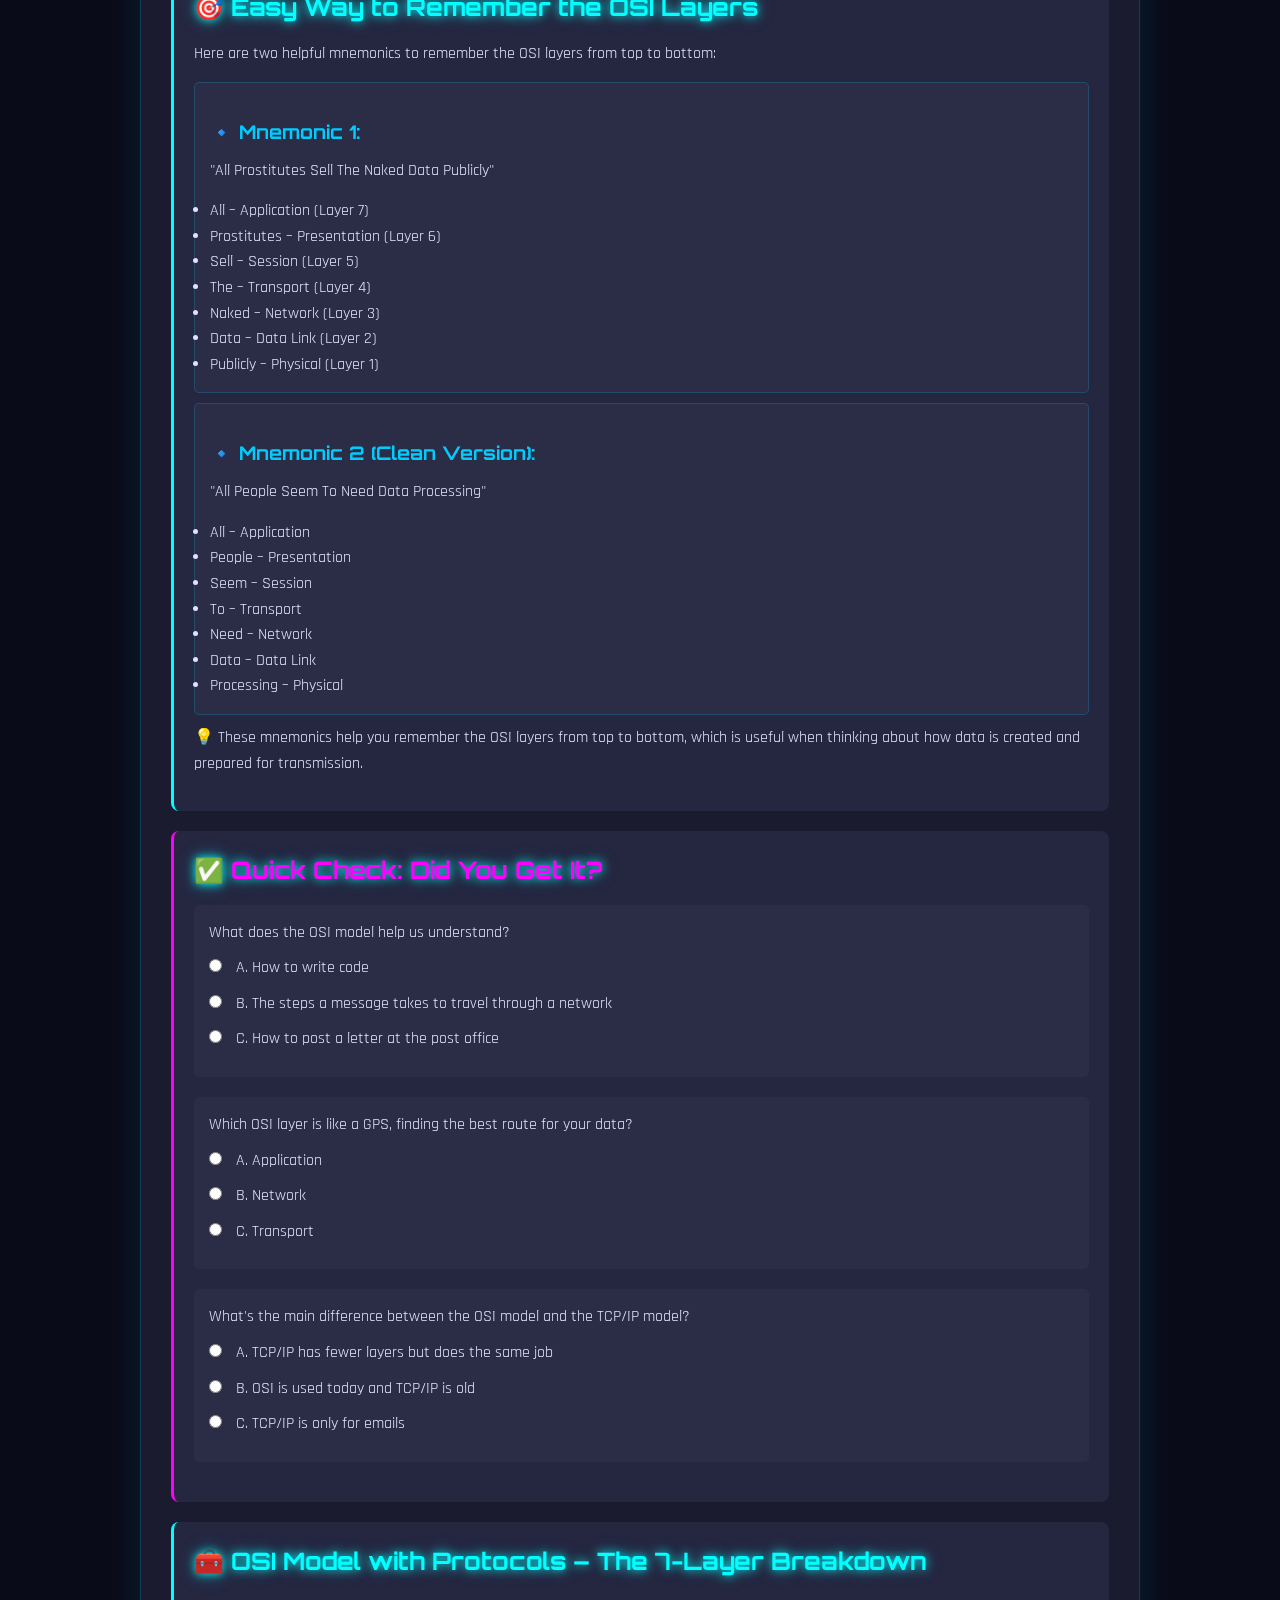
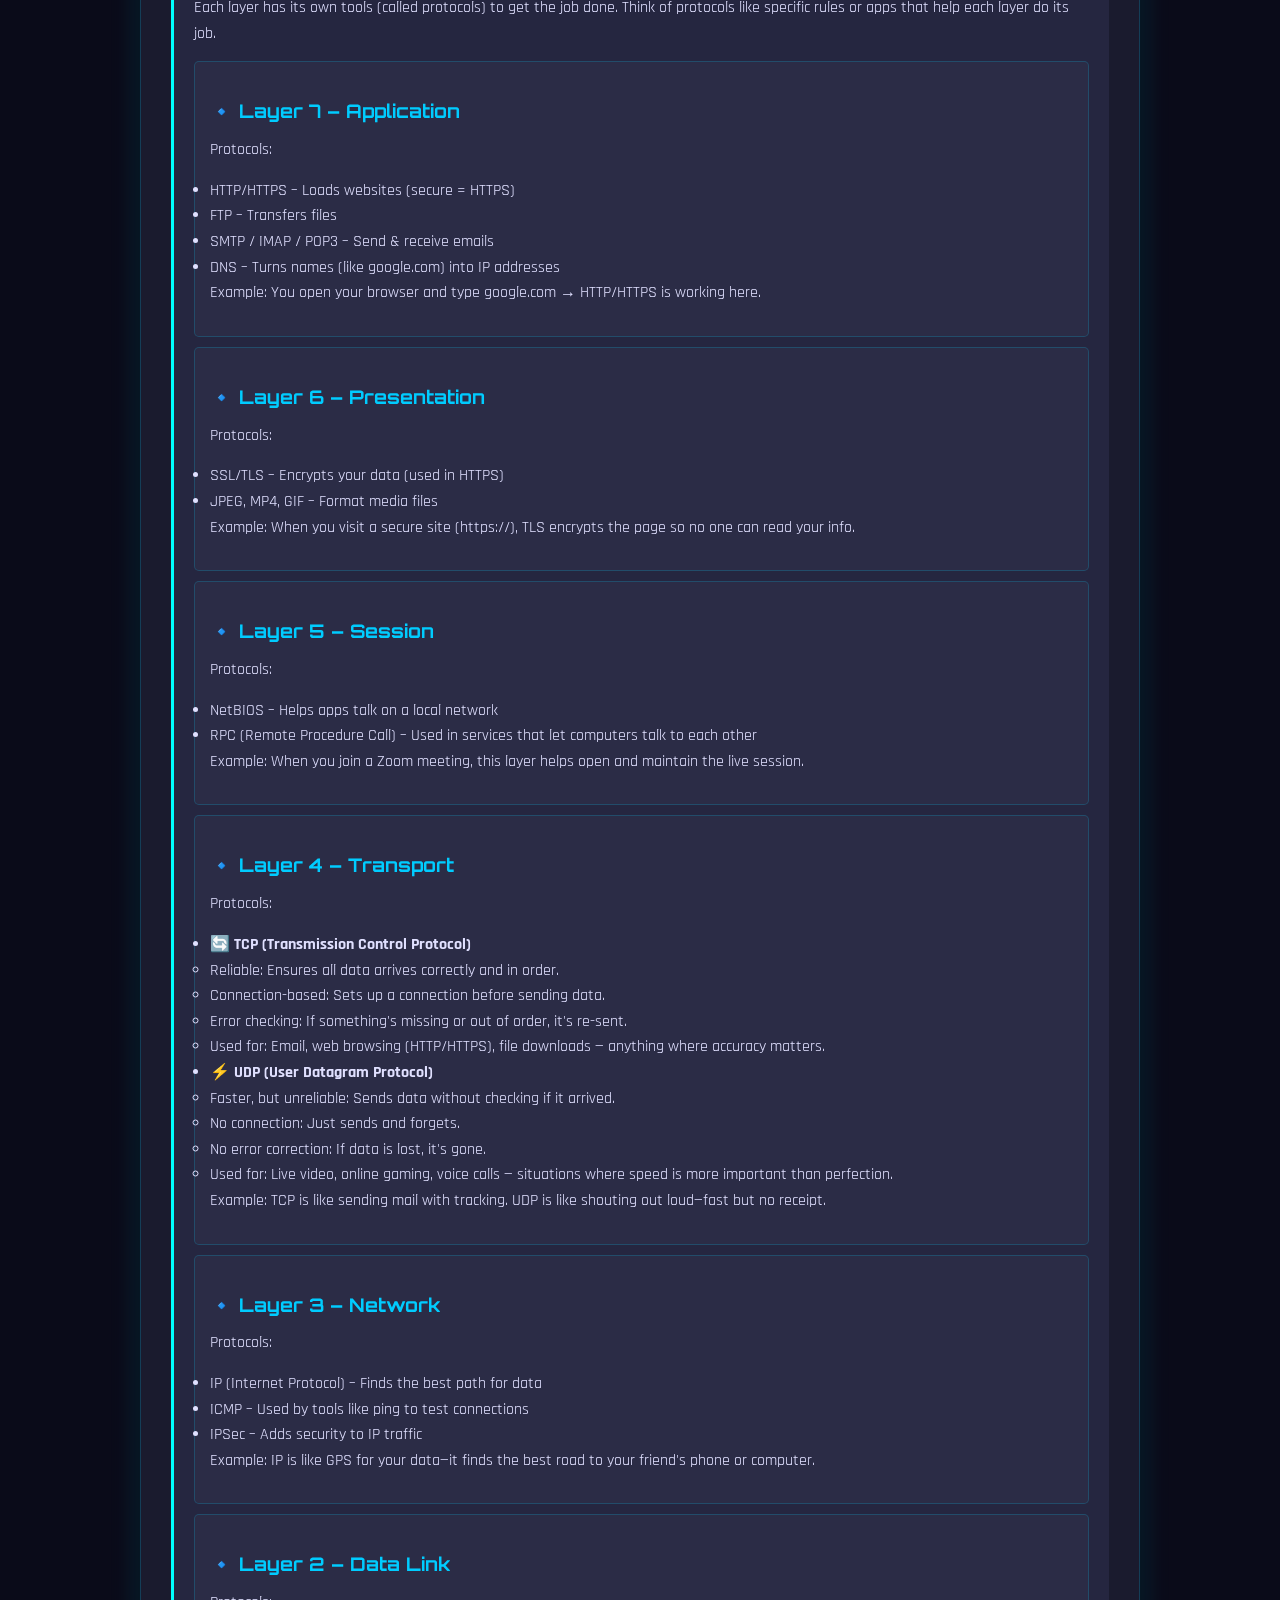
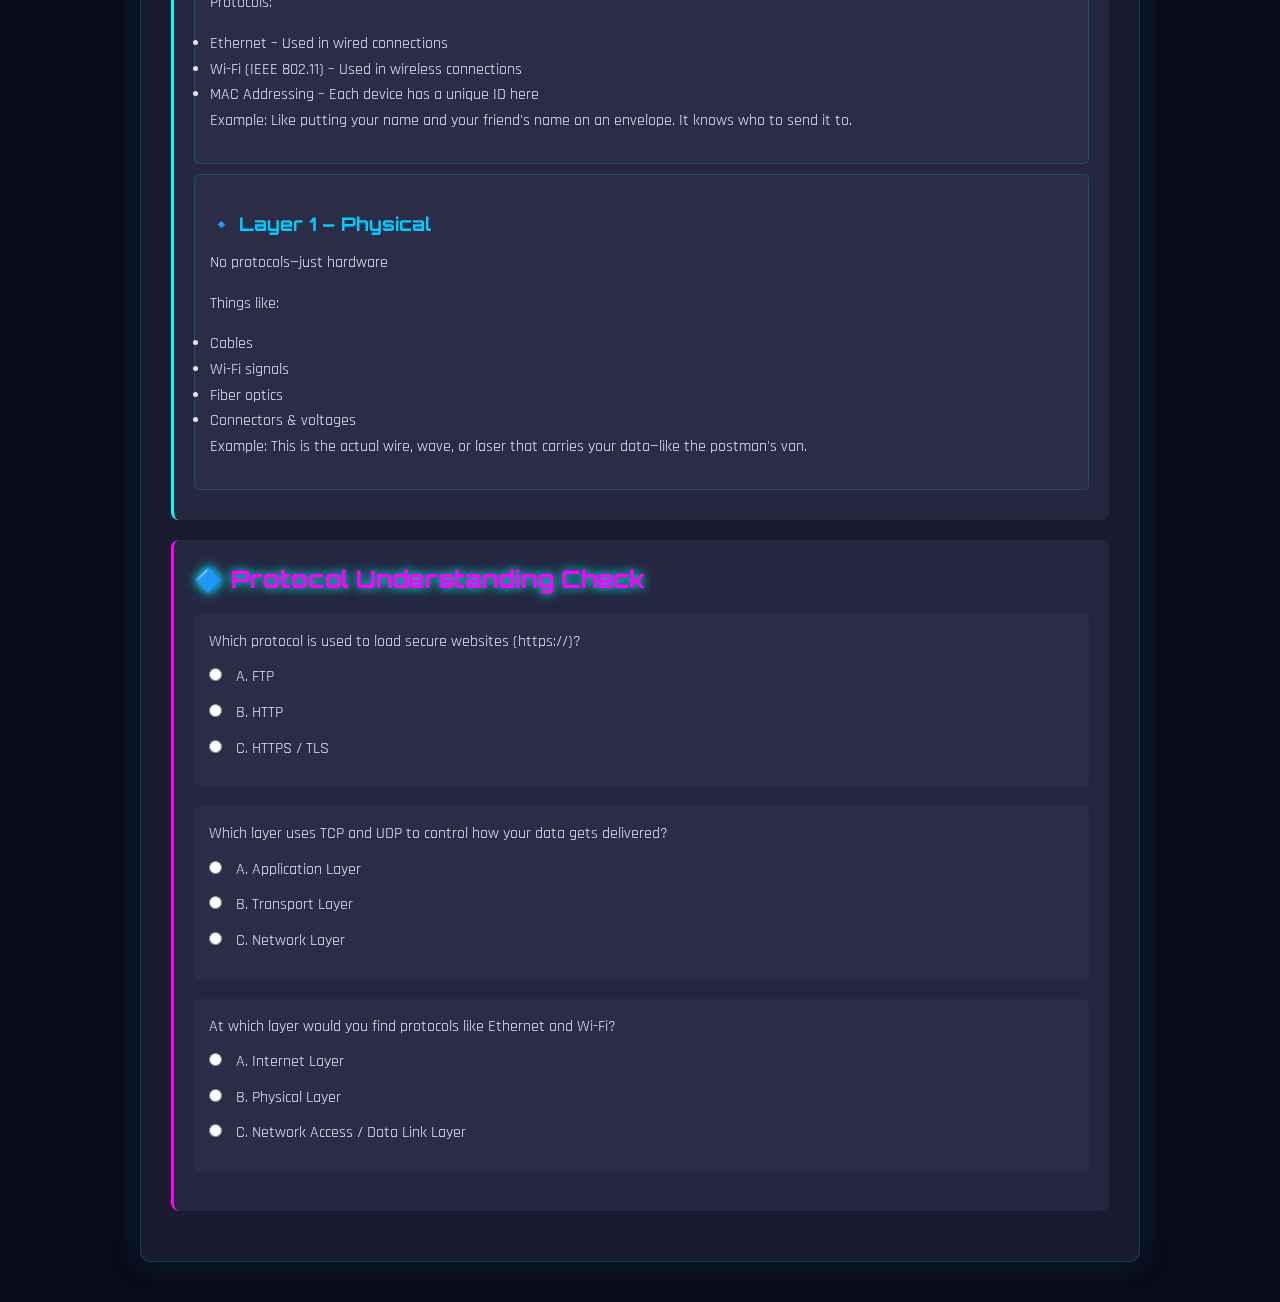
<file: learn.html>
<!DOCTYPE html>
<html lang="en">
<head>
  <meta charset="UTF-8">
  <meta name="viewport" content="width=device-width, initial-scale=1">
  <title>OSI and TCP/IP Learning Module</title>
  <link rel="stylesheet" href="style.css">
  <link rel="stylesheet" href="progress-bar.css">
  <style>
    .section {
      background-color: var(--light-bg);
      padding: 20px;
      margin-bottom: 20px;
      border-radius: 8px;
      border-left: 3px solid var(--primary-color);
    }

    .section h2 {
      font-family: 'Orbitron', sans-serif;
      color: var(--primary-color);
      margin-bottom: 15px;
      text-shadow: var(--glow);
    }

    .section p {
      margin-bottom: 15px;
      color: var(--text-color);
    }

    .layer {
      background-color: rgba(255, 255, 255, 0.03);
      padding: 15px;
      margin: 10px 0;
      border-radius: 5px;
      border: 1px solid rgba(0, 204, 255, 0.2);
    }

    .layer h3 {
      color: var(--secondary-color);
      margin-bottom: 10px;
      font-family: 'Orbitron', sans-serif;
    }

    .quiz-section {
      background-color: var(--light-bg);
      padding: 20px;
      margin: 20px 0;
      border-radius: 8px;
      border-left: 3px solid var(--accent-color);
    }

    .quiz-question {
      margin-bottom: 20px;
    }

    .quiz-question label {
      display: block;
      margin: 10px 0;
      cursor: pointer;
      color: var(--text-color);
    }

    .quiz-question input[type="radio"] {
      margin-right: 10px;
    }

    .feedback {
      margin-top: 10px;
      padding: 10px;
      border-radius: 5px;
      display: none;
    }

    .feedback.correct {
      background-color: rgba(0, 255, 102, 0.15);
      border: 1px solid var(--correct-color);
      color: var(--correct-color);
    }

    .feedback.incorrect {
      background-color: rgba(255, 51, 102, 0.15);
      border: 1px solid var(--wrong-color);
      color: var(--wrong-color);
    }

    .table-container {
      overflow-x: auto;
      margin: 20px 0;
    }

    table {
      width: 100%;
      border-collapse: collapse;
      margin: 20px 0;
      background-color: rgba(255, 255, 255, 0.03);
    }

    th, td {
      padding: 12px;
      text-align: left;
      border: 1px solid rgba(0, 204, 255, 0.2);
      color: var(--text-color);
    }

    th {
      background-color: rgba(0, 204, 255, 0.1);
      color: var(--primary-color);
      font-family: 'Orbitron', sans-serif;
    }

    .emoji {
      font-size: 1.2em;
      margin-right: 5px;
    }
  </style>
</head>
<body>
  <div class="quiz-container">
    <h1>OSI and TCP/IP Models</h1>

    <div class="section">
      <h2>🌐 What Are OSI and TCP/IP Models?</h2>
      <p>Think of sending a message—like a photo or a text—to a friend on the other side of the world. How does it get there? It travels through different steps or "layers." The OSI and TCP/IP models help us understand those steps.</p>
      <p>Let's break them down using a simple real-life example: Sending a postcard ✉️</p>
    </div>

    <div class="section">
      <h2>📦 The OSI Model – Like a 7-Layer Package Delivery System</h2>
      <p>OSI = Open Systems Interconnection<br>It has 7 layers. Each one has a job, like a team member in a delivery company.</p>

      <div class="layer">
        <h3>🔹 Layer 7 – Application (You)</h3>
        <p>You write the message on the postcard and hand it over. This is your app—like WhatsApp, Gmail, or a browser.</p>
      </div>

      <div class="layer">
        <h3>🔹 Layer 6 – Presentation (Translator)</h3>
        <p>If you wrote your message in a different language, this layer translates it so the other side can understand.</p>
      </div>

      <div class="layer">
        <h3>🔹 Layer 5 – Session (Conversation Setup)</h3>
        <p>Like starting a phone call. It opens the connection between you and your friend and keeps it alive until you're done.</p>
      </div>

      <div class="layer">
        <h3>🔹 Layer 4 – Transport (Traffic Controller)</h3>
        <p>Breaks your message into small pieces (packets) and makes sure everything arrives safely and in the right order.</p>
      </div>

      <div class="layer">
        <h3>🔹 Layer 3 – Network (GPS)</h3>
        <p>Decides the best route for the message to travel across networks, like roads on a map.</p>
      </div>

      <div class="layer">
        <h3>🔹 Layer 2 – Data Link (Post Office)</h3>
        <p>Packages the message into an envelope and adds the sender and receiver address (like a return label).</p>
      </div>

      <div class="layer">
        <h3>🔹 Layer 1 – Physical (Wires & Waves)</h3>
        <p>Physically sends the message as electrical signals, Wi-Fi waves, or fiber optics.</p>
      </div>
    </div>

    <div class="section">
      <h2>🌍 The TCP/IP Model – Like a 4-Layer Shortcut Version</h2>
      <p>TCP/IP = Transmission Control Protocol / Internet Protocol<br>It's simpler and actually used in real life. It has 4 layers, but it does the same job as OSI.</p>

      <div class="layer">
        <h3>🟢 Application Layer (Layers 5–7 in OSI)</h3>
        <p>This is where apps like browsers and email live. It prepares your data to be sent.</p>
      </div>

      <div class="layer">
        <h3>🟡 Transport Layer (Same as OSI Layer 4)</h3>
        <p>Breaks data into pieces, numbers them, and checks they all arrive correctly.</p>
      </div>

      <div class="layer">
        <h3>🔵 Internet Layer (Same as OSI Layer 3)</h3>
        <p>Chooses the best path for the message, using IP addresses.</p>
      </div>

      <div class="layer">
        <h3>⚫ Network Access Layer (Layers 1–2 in OSI)</h3>
        <p>Handles the physical sending of data over cables, Wi-Fi, etc.</p>
      </div>
    </div>

    <div class="section">
      <h2>📊 OSI vs. TCP/IP (Simple Table)</h2>
      <div class="table-container">
        <table>
          <tr>
            <th>OSI Model</th>
            <th>TCP/IP Model</th>
            <th>What It Does (In Simple Terms)</th>
          </tr>
          <tr>
            <td>Application (7)</td>
            <td>Application</td>
            <td>User interacts with software</td>
          </tr>
          <tr>
            <td>Presentation (6)</td>
            <td>Application</td>
            <td>Formats data (e.g., encrypt/decrypt)</td>
          </tr>
          <tr>
            <td>Session (5)</td>
            <td>Application</td>
            <td>Starts/stops connection</td>
          </tr>
          <tr>
            <td>Transport (4)</td>
            <td>Transport</td>
            <td>Sends data reliably</td>
          </tr>
          <tr>
            <td>Network (3)</td>
            <td>Internet</td>
            <td>Finds the best route</td>
          </tr>
          <tr>
            <td>Data Link (2)</td>
            <td>Network Access</td>
            <td>Prepares data to be sent physically</td>
          </tr>
          <tr>
            <td>Physical (1)</td>
            <td>Network Access</td>
            <td>Sends data as signals</td>
          </tr>
        </table>
      </div>
    </div>

    <div class="section">
      <h2>🧠 Final Thought: Why Learn This?</h2>
      <p>Understanding these models helps you:</p>
      <ul>
        <li>Know how the internet really works</li>
        <li>Troubleshoot network problems</li>
        <li>Build a strong foundation for more advanced tech skills</li>
      </ul>
      <p>Just remember: It's all about teamwork. Each layer has a job to do so your message reaches the right place, safely and quickly.</p>
    </div>

    <div class="section">
      <h2>🎯 Easy Way to Remember the OSI Layers</h2>
      <p>Here are two helpful mnemonics to remember the OSI layers from top to bottom:</p>
      
      <div class="layer">
        <h3>🔹 Mnemonic 1:</h3>
        <p class="highlight">"All Prostitutes Sell The Naked Data Publicly"</p>
        <ul>
          <li>All – Application (Layer 7)</li>
          <li>Prostitutes – Presentation (Layer 6)</li>
          <li>Sell – Session (Layer 5)</li>
          <li>The – Transport (Layer 4)</li>
          <li>Naked – Network (Layer 3)</li>
          <li>Data – Data Link (Layer 2)</li>
          <li>Publicly – Physical (Layer 1)</li>
        </ul>
      </div>

      <div class="layer">
        <h3>🔹 Mnemonic 2 (Clean Version):</h3>
        <p class="highlight">"All People Seem To Need Data Processing"</p>
        <ul>
          <li>All – Application</li>
          <li>People – Presentation</li>
          <li>Seem – Session</li>
          <li>To – Transport</li>
          <li>Need – Network</li>
          <li>Data – Data Link</li>
          <li>Processing – Physical</li>
        </ul>
      </div>

      <p>💡 These mnemonics help you remember the OSI layers from top to bottom, which is useful when thinking about how data is created and prepared for transmission.</p>
    </div>

    <div class="quiz-section">
      <h2>✅ Quick Check: Did You Get It?</h2>
      
      <div class="quiz-question">
        <p>What does the OSI model help us understand?</p>
        <label>
          <input type="radio" name="q1" value="A"> A. How to write code
        </label>
        <label>
          <input type="radio" name="q1" value="B"> B. The steps a message takes to travel through a network
        </label>
        <label>
          <input type="radio" name="q1" value="C"> C. How to post a letter at the post office
        </label>
        <div class="feedback" id="feedback1"></div>
      </div>

      <div class="quiz-question">
        <p>Which OSI layer is like a GPS, finding the best route for your data?</p>
        <label>
          <input type="radio" name="q2" value="A"> A. Application
        </label>
        <label>
          <input type="radio" name="q2" value="B"> B. Network
        </label>
        <label>
          <input type="radio" name="q2" value="C"> C. Transport
        </label>
        <div class="feedback" id="feedback2"></div>
      </div>

      <div class="quiz-question">
        <p>What's the main difference between the OSI model and the TCP/IP model?</p>
        <label>
          <input type="radio" name="q3" value="A"> A. TCP/IP has fewer layers but does the same job
        </label>
        <label>
          <input type="radio" name="q3" value="B"> B. OSI is used today and TCP/IP is old
        </label>
        <label>
          <input type="radio" name="q3" value="C"> C. TCP/IP is only for emails
        </label>
        <div class="feedback" id="feedback3"></div>
      </div>
    </div>

    <div class="section">
      <h2>🧰 OSI Model with Protocols – The 7-Layer Breakdown</h2>
      <p>Each layer has its own tools (called protocols) to get the job done. Think of protocols like specific rules or apps that help each layer do its job.</p>

      <div class="layer">
        <h3>🔹 Layer 7 – Application</h3>
        <p>Protocols:</p>
        <ul>
          <li>HTTP/HTTPS – Loads websites (secure = HTTPS)</li>
          <li>FTP – Transfers files</li>
          <li>SMTP / IMAP / POP3 – Send & receive emails</li>
          <li>DNS – Turns names (like google.com) into IP addresses</li>
        </ul>
        <p>Example: You open your browser and type google.com → HTTP/HTTPS is working here.</p>
      </div>

      <div class="layer">
        <h3>🔹 Layer 6 – Presentation</h3>
        <p>Protocols:</p>
        <ul>
          <li>SSL/TLS – Encrypts your data (used in HTTPS)</li>
          <li>JPEG, MP4, GIF – Format media files</li>
        </ul>
        <p>Example: When you visit a secure site (https://), TLS encrypts the page so no one can read your info.</p>
      </div>

      <div class="layer">
        <h3>🔹 Layer 5 – Session</h3>
        <p>Protocols:</p>
        <ul>
          <li>NetBIOS – Helps apps talk on a local network</li>
          <li>RPC (Remote Procedure Call) – Used in services that let computers talk to each other</li>
        </ul>
        <p>Example: When you join a Zoom meeting, this layer helps open and maintain the live session.</p>
      </div>

      <div class="layer">
        <h3>🔹 Layer 4 – Transport</h3>
        <p>Protocols:</p>
        <ul>
          <li>
            <strong>🔄 TCP (Transmission Control Protocol)</strong>
            <ul>
              <li>Reliable: Ensures all data arrives correctly and in order.</li>
              <li>Connection-based: Sets up a connection before sending data.</li>
              <li>Error checking: If something's missing or out of order, it's re-sent.</li>
              <li>Used for: Email, web browsing (HTTP/HTTPS), file downloads — anything where accuracy matters.</li>
            </ul>
          </li>
          <li>
            <strong>⚡ UDP (User Datagram Protocol)</strong>
            <ul>
              <li>Faster, but unreliable: Sends data without checking if it arrived.</li>
              <li>No connection: Just sends and forgets.</li>
              <li>No error correction: If data is lost, it's gone.</li>
              <li>Used for: Live video, online gaming, voice calls — situations where speed is more important than perfection.</li>
            </ul>
          </li>
        </ul>
        <p>Example: TCP is like sending mail with tracking. UDP is like shouting out loud—fast but no receipt.</p>
      </div>

      <div class="layer">
        <h3>🔹 Layer 3 – Network</h3>
        <p>Protocols:</p>
        <ul>
          <li>IP (Internet Protocol) – Finds the best path for data</li>
          <li>ICMP – Used by tools like ping to test connections</li>
          <li>IPSec – Adds security to IP traffic</li>
        </ul>
        <p>Example: IP is like GPS for your data—it finds the best road to your friend's phone or computer.</p>
      </div>

      <div class="layer">
        <h3>🔹 Layer 2 – Data Link</h3>
        <p>Protocols:</p>
        <ul>
          <li>Ethernet – Used in wired connections</li>
          <li>Wi-Fi (IEEE 802.11) – Used in wireless connections</li>
          <li>MAC Addressing – Each device has a unique ID here</li>
        </ul>
        <p>Example: Like putting your name and your friend's name on an envelope. It knows who to send it to.</p>
      </div>

      <div class="layer">
        <h3>🔹 Layer 1 – Physical</h3>
        <p>No protocols—just hardware</p>
        <p>Things like:</p>
        <ul>
          <li>Cables</li>
          <li>Wi-Fi signals</li>
          <li>Fiber optics</li>
          <li>Connectors & voltages</li>
        </ul>
        <p>Example: This is the actual wire, wave, or laser that carries your data—like the postman's van.</p>
      </div>
    </div>

    <div class="quiz-section">
      <h2>🔷 Protocol Understanding Check</h2>
      
      <div class="quiz-question">
        <p>Which protocol is used to load secure websites (https://)?</p>
        <label>
          <input type="radio" name="q4" value="A"> A. FTP
        </label>
        <label>
          <input type="radio" name="q4" value="B"> B. HTTP
        </label>
        <label>
          <input type="radio" name="q4" value="C"> C. HTTPS / TLS
        </label>
        <div class="feedback" id="feedback4"></div>
      </div>

      <div class="quiz-question">
        <p>Which layer uses TCP and UDP to control how your data gets delivered?</p>
        <label>
          <input type="radio" name="q5" value="A"> A. Application Layer
        </label>
        <label>
          <input type="radio" name="q5" value="B"> B. Transport Layer
        </label>
        <label>
          <input type="radio" name="q5" value="C"> C. Network Layer
        </label>
        <div class="feedback" id="feedback5"></div>
      </div>

      <div class="quiz-question">
        <p>At which layer would you find protocols like Ethernet and Wi-Fi?</p>
        <label>
          <input type="radio" name="q6" value="A"> A. Internet Layer
        </label>
        <label>
          <input type="radio" name="q6" value="B"> B. Physical Layer
        </label>
        <label>
          <input type="radio" name="q6" value="C"> C. Network Access / Data Link Layer
        </label>
        <div class="feedback" id="feedback6"></div>
      </div>
    </div>
  </div>

  <script>
    // Quiz answers
    const answers = {
      q1: 'B',
      q2: 'B',
      q3: 'A',
      q4: 'C',
      q5: 'B',
      q6: 'C'
    };

    // Add event listeners to all radio buttons
    document.querySelectorAll('input[type="radio"]').forEach(radio => {
      radio.addEventListener('change', function() {
        const questionName = this.name;
        const selectedAnswer = this.value;
        const feedback = document.getElementById('feedback' + questionName.slice(1));
        
        if (selectedAnswer === answers[questionName]) {
          feedback.textContent = '✅ Correct!';
          feedback.className = 'feedback correct';
        } else {
          feedback.textContent = '❌ Incorrect. Try again!';
          feedback.className = 'feedback incorrect';
        }
        feedback.style.display = 'block';
      });
    });
  </script>
  <script src="progress-bar.js"></script>
</body>
</html>
</file>
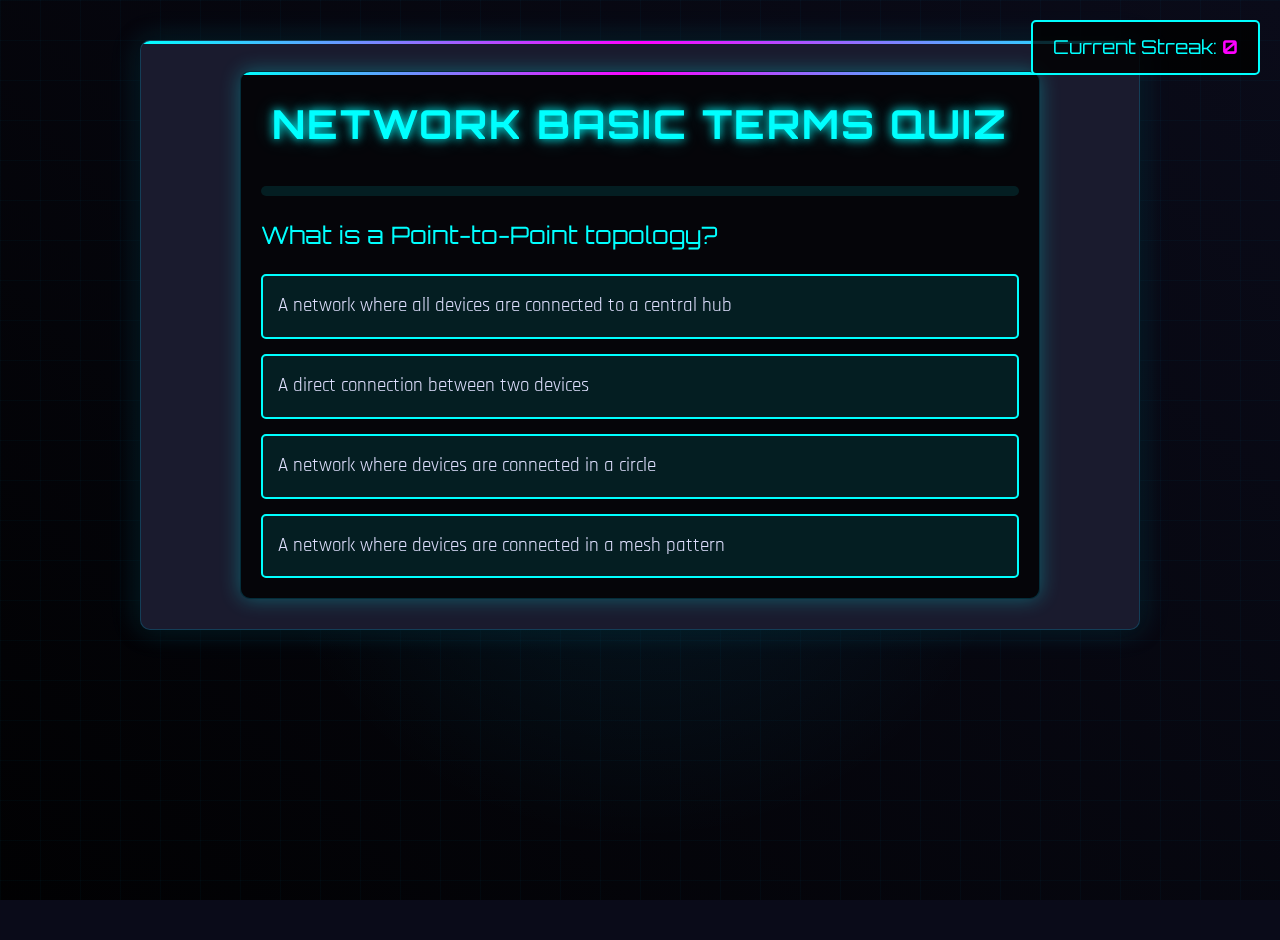
<file: network-basic-terms-quiz.html>
<!DOCTYPE html>
<html lang="en">
<head>
    <meta charset="UTF-8">
    <meta name="viewport" content="width=device-width, initial-scale=1.0">
    <title>Network Basic Terms Quiz</title>
    <link rel="stylesheet" href="style.css">
    <style>
        .quiz-container {
            max-width: 800px;
            margin: 0 auto;
            padding: 20px;
            background: rgba(0, 0, 0, 0.8);
            border-radius: 10px;
            box-shadow: 0 0 20px rgba(0, 255, 255, 0.3);
        }

        .question-container {
            display: none;
            animation: fadeIn 0.5s ease-in;
        }

        .question-container.active {
            display: block;
        }

        .question {
            font-size: 1.5em;
            color: #00ffff;
            margin-bottom: 20px;
            font-family: 'Orbitron', sans-serif;
        }

        .options {
            display: flex;
            flex-direction: column;
            gap: 15px;
        }

        .option {
            padding: 15px;
            background: rgba(0, 255, 255, 0.1);
            border: 2px solid #00ffff;
            border-radius: 5px;
            cursor: pointer;
            transition: all 0.3s ease;
            font-family: 'Rajdhani', sans-serif;
            font-size: 1.2em;
        }

        .option:hover {
            background: rgba(0, 255, 255, 0.2);
            transform: translateX(10px);
        }

        .option.correct {
            background: rgba(0, 255, 0, 0.2);
            border-color: #00ff00;
        }

        .option.incorrect {
            background: rgba(255, 0, 0, 0.2);
            border-color: #ff0000;
        }

        .feedback {
            margin-top: 20px;
            padding: 15px;
            border-radius: 5px;
            display: none;
            font-family: 'Rajdhani', sans-serif;
            font-size: 1.2em;
        }

        .feedback.correct {
            background: rgba(0, 255, 0, 0.2);
            border: 2px solid #00ff00;
            color: #00ff00;
        }

        .feedback.incorrect {
            background: rgba(255, 0, 0, 0.2);
            border: 2px solid #ff0000;
            color: #ff0000;
        }

        .continue-btn {
            display: none;
            margin-top: 20px;
            padding: 15px 30px;
            background: #00ffff;
            color: #000;
            border: none;
            border-radius: 5px;
            cursor: pointer;
            font-family: 'Orbitron', sans-serif;
            font-size: 1.2em;
            transition: all 0.3s ease;
        }

        .continue-btn:hover {
            background: #00cccc;
            transform: scale(1.05);
        }

        .progress-bar {
            width: 100%;
            height: 10px;
            background: rgba(0, 255, 255, 0.1);
            border-radius: 5px;
            margin-bottom: 20px;
        }

        .progress {
            height: 100%;
            background: #00ffff;
            border-radius: 5px;
            transition: width 0.3s ease;
        }

        .final-score {
            display: none;
            text-align: center;
            padding: 20px;
            background: rgba(0, 255, 255, 0.1);
            border-radius: 10px;
            margin-top: 20px;
        }

        .final-score h2 {
            color: #00ffff;
            font-family: 'Orbitron', sans-serif;
            margin-bottom: 15px;
        }

        .final-score p {
            color: #fff;
            font-family: 'Rajdhani', sans-serif;
            font-size: 1.2em;
            margin-bottom: 10px;
        }

        @keyframes fadeIn {
            from { opacity: 0; transform: translateY(20px); }
            to { opacity: 1; transform: translateY(0); }
        }

        .streak-counter {
            position: fixed;
            top: 20px;
            right: 20px;
            background: rgba(0, 0, 0, 0.8);
            padding: 10px 20px;
            border-radius: 5px;
            border: 2px solid #00ffff;
            color: #00ffff;
            font-family: 'Orbitron', sans-serif;
            font-size: 1.2em;
            z-index: 1000;
        }

        .streak-counter span {
            color: #ff00ff;
            font-weight: bold;
        }
    </style>
</head>
<body>
    <div class="container">
        <div class="quiz-container">
            <h1>Network Basic Terms Quiz</h1>
            <div class="streak-counter">Current Streak: <span id="streak-count">0</span></div>
            <div class="progress-bar">
                <div class="progress" id="progress"></div>
            </div>
            <div id="question-container" class="question-container active">
                <!-- Questions will be inserted here -->
            </div>
            <div id="final-score" class="final-score">
                <!-- Final score will be displayed here -->
            </div>
        </div>
    </div>

    <script src="network-basic-terms-questions.js"></script>
    <script src="celebration.js"></script>
    <script>
        let currentQuestion = 0;
        let score = 0;
        let streak = 0;
        let userAnswers = [];
        const celebration = new Celebration();

        function displayQuestion() {
            const question = networkBasicTermsQuestions[currentQuestion];
            const container = document.getElementById('question-container');
            
            container.innerHTML = `
                <div class="question">${question.question}</div>
                <div class="options">
                    ${question.options.map((option, index) => `
                        <div class="option" onclick="checkAnswer(${index})">
                            ${option}
                        </div>
                    `).join('')}
                </div>
                <div class="feedback" id="feedback"></div>
                <button class="continue-btn" onclick="nextQuestion()" id="continue-btn">Continue</button>
            `;

            // Update progress bar
            const progress = (currentQuestion / networkBasicTermsQuestions.length) * 100;
            document.getElementById('progress').style.width = `${progress}%`;
        }

        function updateStreakCounter() {
            document.getElementById('streak-count').textContent = streak;
        }

        function checkAnswer(selectedIndex) {
            const question = networkBasicTermsQuestions[currentQuestion];
            const feedback = document.getElementById('feedback');
            const options = document.querySelectorAll('.option');
            const continueBtn = document.getElementById('continue-btn');

            // Disable all options
            options.forEach(option => option.style.pointerEvents = 'none');

            if (selectedIndex === question.correctAnswer) {
                feedback.textContent = '✅ Correct! ' + question.explanation;
                feedback.className = 'feedback correct';
                options[selectedIndex].classList.add('correct');
                score++;
                streak++;
                updateStreakCounter();
                celebration.celebrate(streak);
            } else {
                feedback.textContent = `❌ Incorrect. ${question.explanation}`;
                feedback.className = 'feedback incorrect';
                options[selectedIndex].classList.add('incorrect');
                options[question.correctAnswer].classList.add('correct');
                streak = 0;
                updateStreakCounter();
            }

            feedback.style.display = 'block';
            continueBtn.style.display = 'block';
        }

        function nextQuestion() {
            currentQuestion++;
            
            if (currentQuestion < networkBasicTermsQuestions.length) {
                displayQuestion();
            } else {
                showFinalScore();
            }
        }

        function showFinalScore() {
            const container = document.getElementById('question-container');
            const finalScore = document.getElementById('final-score');
            
            container.style.display = 'none';
            finalScore.style.display = 'block';
            
            const percentage = (score / networkBasicTermsQuestions.length) * 100;
            
            finalScore.innerHTML = `
                <h2>Quiz Complete!</h2>
                <p>Your score: ${score} out of ${networkBasicTermsQuestions.length}</p>
                <p>Percentage: ${percentage.toFixed(1)}%</p>
                <p>Longest Streak: ${streak}</p>
                ${percentage === 100 ? '<p>🎉 Perfect score! Well done! 🌟</p>' : ''}
                <button class="continue-btn" onclick="window.location.href='network-topologies.html'">Back to Network Basic Terms</button>
            `;
        }

        // Start the quiz
        displayQuestion();
    </script>
</body>
</html>
</file>
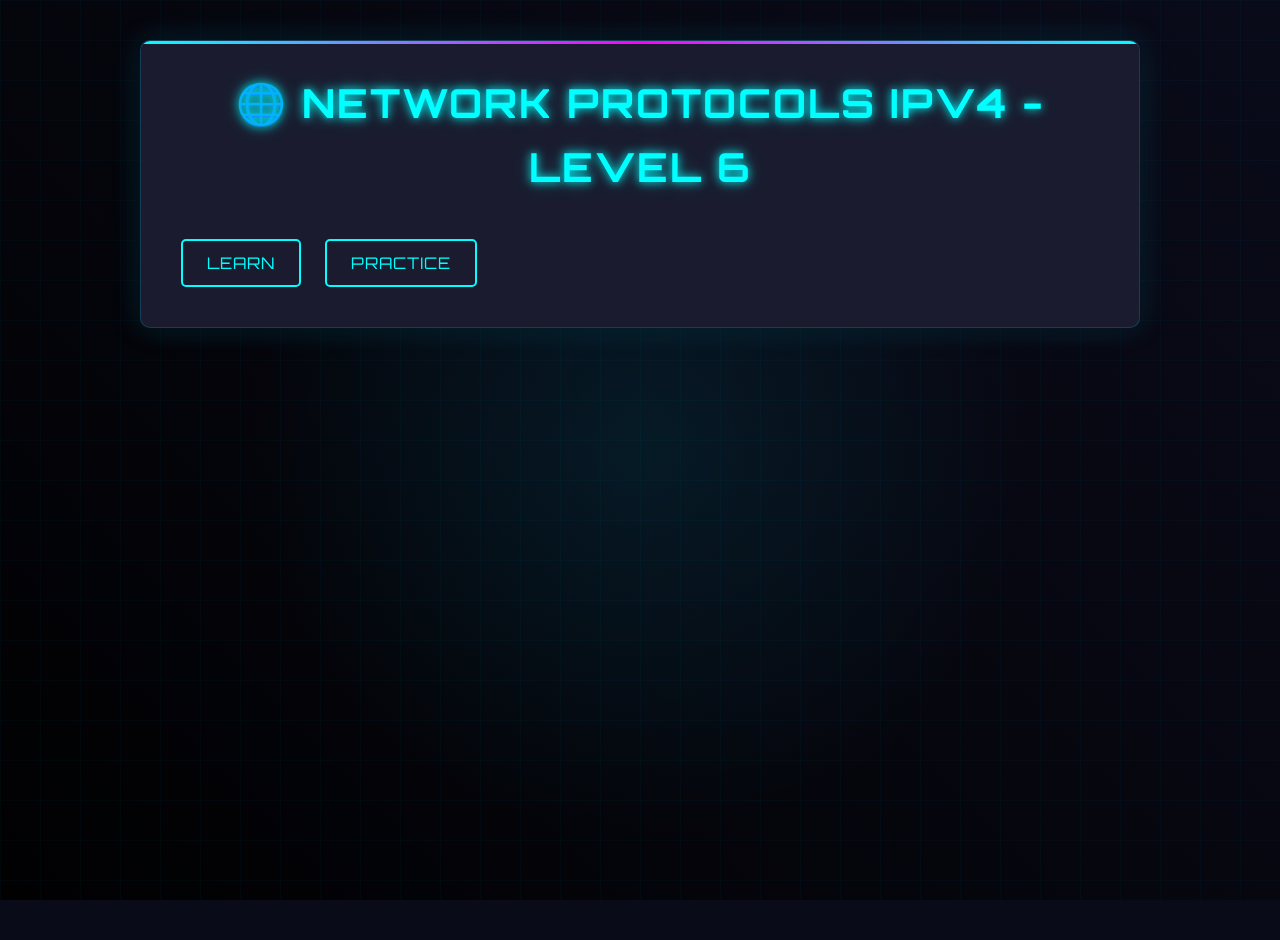
<file: network-protocols-module.html>
<!DOCTYPE html>
<html lang="en">
<head>
    <meta charset="UTF-8">
    <meta name="viewport" content="width=device-width, initial-scale=1.0">
    <title>Network Protocols IPv4 - Level 6</title>
    <link rel="stylesheet" href="style.css">
</head>
<body>
    <div class="container">
        <h1>🌐 Network Protocols IPv4 - Level 6</h1>
        <div class="module-buttons">
            <button class="module-btn" onclick="window.location.href='network-protocols.html'">Learn</button>
            <button class="module-btn" onclick="window.location.href='network-protocols-quiz.html'">Practice</button>
        </div>
    </div>
</body>
</html>
</file>
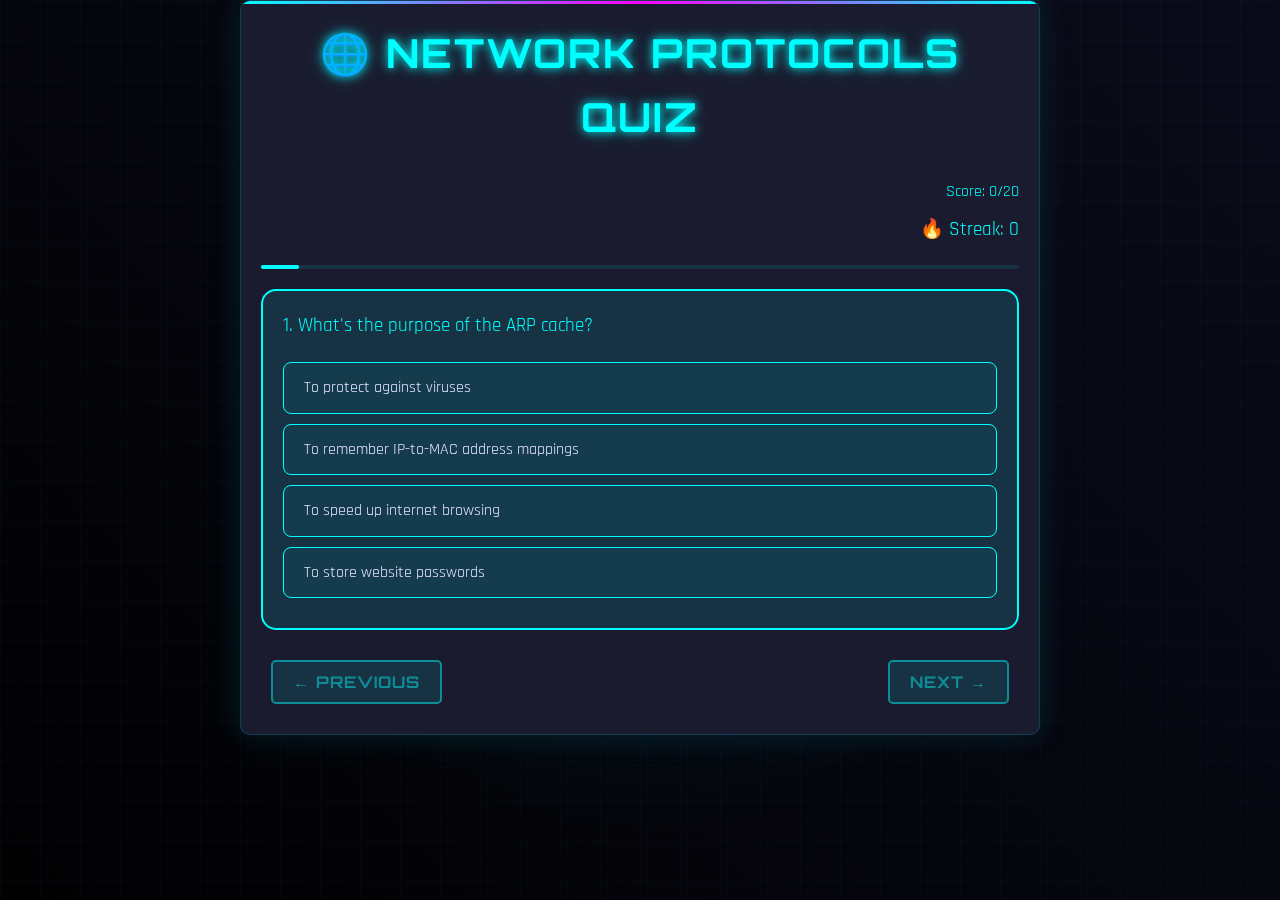
<file: network-protocols-quiz.html>
<!DOCTYPE html>
<html lang="en">
<head>
    <meta charset="UTF-8">
    <meta name="viewport" content="width=device-width, initial-scale=1.0">
    <title>Network Protocols Quiz</title>
    <link rel="stylesheet" href="style.css">
    <style>
        .quiz-container {
            max-width: 800px;
            margin: 0 auto;
            padding: 20px;
        }
        .question-container {
            background: rgba(0, 255, 255, 0.1);
            border: 2px solid #00ffff;
            border-radius: 15px;
            padding: 20px;
            margin: 20px 0;
            display: none;
        }
        .question-container.active {
            display: block;
        }
        .question {
            color: #00ffff;
            font-size: 1.2em;
            margin-bottom: 20px;
        }
        .options {
            list-style: none;
            padding: 0;
        }
        .option {
            background: rgba(0, 255, 255, 0.05);
            border: 1px solid #00ffff;
            border-radius: 8px;
            padding: 12px 20px;
            margin: 10px 0;
            cursor: pointer;
            transition: all 0.3s ease;
        }
        .option:hover {
            background: rgba(0, 255, 255, 0.1);
        }
        .option.selected {
            background: rgba(0, 255, 255, 0.2);
        }
        .option.correct {
            background: rgba(0, 255, 0, 0.2);
            border-color: #00ff00;
        }
        .option.incorrect {
            background: rgba(255, 0, 0, 0.2);
            border-color: #ff0000;
        }
        .feedback {
            margin-top: 15px;
            padding: 10px;
            border-radius: 5px;
            display: none;
        }
        .feedback.correct {
            background: rgba(0, 255, 0, 0.2);
            border: 1px solid #00ff00;
            color: #00ff00;
        }
        .feedback.incorrect {
            background: rgba(255, 0, 0, 0.2);
            border: 1px solid #ff0000;
            color: #ff0000;
        }
        .navigation {
            display: flex;
            justify-content: space-between;
            margin-top: 20px;
        }
        .nav-btn {
            background: rgba(0, 255, 255, 0.2);
            border: 2px solid #00ffff;
            color: #00ffff;
            padding: 10px 20px;
            border-radius: 5px;
            cursor: pointer;
            transition: all 0.3s ease;
        }
        .nav-btn:hover {
            background: rgba(0, 255, 255, 0.3);
        }
        .nav-btn:disabled {
            opacity: 0.5;
            cursor: not-allowed;
        }
        .progress-bar {
            width: 100%;
            height: 4px;
            background: rgba(0, 255, 255, 0.1);
            border-radius: 2px;
            margin: 20px 0;
        }
        .progress {
            height: 100%;
            background: #00ffff;
            border-radius: 2px;
            transition: width 0.3s ease;
        }
        .score-display {
            color: #00ffff;
            text-align: right;
            margin-bottom: 10px;
        }

        /* Cyber Celebration Styles */
        .celebration-overlay {
            position: fixed;
            top: 0;
            left: 0;
            width: 100%;
            height: 100%;
            background: rgba(0, 0, 0, 0.8);
            display: none;
            justify-content: center;
            align-items: center;
            z-index: 1000;
            opacity: 0;
            transition: opacity 0.3s ease;
        }

        .celebration-overlay.active {
            display: flex;
            opacity: 1;
        }

        .celebration-content {
            text-align: center;
            color: #fff;
            transform: scale(0.5);
            transition: transform 0.3s ease;
            position: relative;
            z-index: 2;
        }

        .celebration-overlay.active .celebration-content {
            transform: scale(1);
        }

        .streak-number {
            font-size: 4em;
            color: #00ffff;
            margin: 0;
            text-shadow: 0 0 10px rgba(0, 255, 255, 0.5),
                         0 0 20px rgba(0, 255, 255, 0.3),
                         0 0 30px rgba(0, 255, 255, 0.2);
            animation: glow 2s ease-in-out infinite;
        }

        .streak-title {
            font-size: 2em;
            color: #fff;
            margin: 10px 0;
            text-shadow: 0 0 10px rgba(255, 255, 255, 0.5);
        }

        .streak-title::after {
            content: '';
            position: absolute;
            bottom: -5px;
            left: 50%;
            transform: translateX(-50%);
            width: 0;
            height: 2px;
            background: #00ffff;
            animation: line 2s ease-in-out infinite;
        }

        /* Matrix Rain Effect */
        .matrix-rain {
            position: absolute;
            top: 0;
            left: 0;
            width: 100%;
            height: 100%;
            pointer-events: none;
            z-index: 1;
        }

        .matrix-column {
            position: absolute;
            top: -100%;
            color: #0f0;
            font-family: monospace;
            font-size: 1.2em;
            text-shadow: 0 0 5px #0f0;
            animation: matrix-rain linear infinite;
        }

        /* Circuit Pattern */
        .circuit-pattern {
            position: absolute;
            top: 0;
            left: 0;
            width: 100%;
            height: 100%;
            background-image: 
                linear-gradient(90deg, rgba(0, 255, 255, 0.1) 1px, transparent 1px),
                linear-gradient(0deg, rgba(0, 255, 255, 0.1) 1px, transparent 1px);
            background-size: 20px 20px;
            animation: circuit 2s linear infinite;
            pointer-events: none;
            z-index: 1;
        }

        /* Animations */
        @keyframes scan {
            0% { transform: translateY(-100%); }
            100% { transform: translateY(100%); }
        }

        @keyframes pulse {
            0% { transform: scale(1); opacity: 0.5; }
            50% { transform: scale(1.05); opacity: 0.8; }
            100% { transform: scale(1); opacity: 0.5; }
        }

        @keyframes glow {
            0% { text-shadow: 0 0 10px rgba(0, 255, 255, 0.5); }
            50% { text-shadow: 0 0 20px rgba(0, 255, 255, 0.8),
                             0 0 30px rgba(0, 255, 255, 0.6),
                             0 0 40px rgba(0, 255, 255, 0.4); }
            100% { text-shadow: 0 0 10px rgba(0, 255, 255, 0.5); }
        }

        @keyframes line {
            0% { width: 0; }
            50% { width: 100%; }
            100% { width: 0; }
        }

        @keyframes matrix-rain {
            0% { transform: translateY(-100%); }
            100% { transform: translateY(100vh); }
        }

        @keyframes circuit {
            0% { background-position: 0 0; }
            100% { background-position: 20px 20px; }
        }

        /* Firework Animation */
        .firework {
            position: absolute;
            width: 5px;
            height: 5px;
            border-radius: 50%;
            animation: firework 1s ease-out forwards;
        }

        @keyframes firework {
            0% {
                transform: translate(0, 0);
                opacity: 1;
            }
            100% {
                transform: translate(var(--tx), var(--ty));
                opacity: 0;
            }
        }

        /* Streak Counter Styles */
        .streak-counter {
            color: #00ffff;
            text-align: right;
            margin-bottom: 10px;
            font-size: 1.2em;
        }
    </style>
</head>
<body>
    <div class="quiz-container">
        <h1>🌐 Network Protocols Quiz</h1>
        <div class="score-display">Score: <span id="score">0</span>/20</div>
        <div class="streak-counter">🔥 Streak: <span id="streak">0</span></div>
        <div class="progress-bar">
            <div class="progress" id="progress"></div>
        </div>

        <div id="questions-container">
            <!-- Questions will be inserted here by JavaScript -->
        </div>

        <div class="navigation">
            <button class="nav-btn" id="prev-btn" disabled>← Previous</button>
            <button class="nav-btn" id="next-btn">Next →</button>
        </div>
    </div>

    <!-- Celebration Overlay -->
    <div class="celebration-overlay" id="celebration-overlay">
        <div class="celebration-content">
            <h2 class="streak-number" id="streak-number"></h2>
            <h3 class="streak-title" id="streak-title"></h3>
        </div>
    </div>

    <script>
        const questions = [
            {
                question: "What is TCP/IP often compared to?",
                options: [
                    "A recipe book for cooking",
                    "A set of traffic rules for the internet",
                    "A dictionary for computer words",
                    "A map of the internet"
                ],
                correct: 1,
                explanation: "TCP/IP is like a set of traffic rules that help computers communicate on the internet, just like traffic rules help cars move safely on roads."
            },
            {
                question: "Which of these is a valid IPv4 address?",
                options: [
                    "192.168.1.256",
                    "192.168.1.1",
                    "192.168.1",
                    "192.168.1.1.1"
                ],
                correct: 1,
                explanation: "IPv4 addresses must be in the format x.x.x.x where x is a number between 0 and 255."
            },
            {
                question: "What does ARP help computers find?",
                options: [
                    "The fastest route to a website",
                    "The MAC address that matches an IP address",
                    "The best internet service provider",
                    "The nearest router"
                ],
                correct: 1,
                explanation: "ARP (Address Resolution Protocol) helps computers find the MAC address that corresponds to an IP address on the local network."
            },
            {
                question: "Why is the ARP cache useful?",
                options: [
                    "It makes your computer run faster",
                    "It saves time by remembering previous lookups",
                    "It protects your network from hackers",
                    "It helps you find websites faster"
                ],
                correct: 1,
                explanation: "The ARP cache stores recently resolved IP-to-MAC address mappings, so computers don't have to ask for the same information repeatedly."
            },
            {
                question: "When you send a message to someone on the same WiFi network, what happens?",
                options: [
                    "The message goes through the internet",
                    "The message goes directly to their device",
                    "The message is stored in the cloud first",
                    "The message is converted to a different format"
                ],
                correct: 1,
                explanation: "On the same network, devices can communicate directly with each other without going through the internet."
            },
            {
                question: "What happens when you use the 'ping' command?",
                options: [
                    "Your computer sends a test message and waits for a reply",
                    "Your computer downloads a file",
                    "Your computer connects to a website",
                    "Your computer checks for updates"
                ],
                correct: 0,
                explanation: "The ping command uses ICMP to send a test message and measure how long it takes to get a response."
            },
            {
                question: "When would IGMP be most useful?",
                options: [
                    "Sending an email to one person",
                    "Watching a live stream with friends on the same network",
                    "Downloading a file from a website",
                    "Playing a single-player game"
                ],
                correct: 1,
                explanation: "IGMP is used for multicast communication, which is perfect for streaming content to multiple devices on the same network."
            },
            {
                question: "Why might UDP be better than TCP for online gaming?",
                options: [
                    "It's more secure",
                    "It's faster, even if some data gets lost",
                    "It uses less internet data",
                    "It works better with wireless networks"
                ],
                correct: 1,
                explanation: "UDP is faster because it doesn't wait for confirmation of delivery, which is more important for real-time gaming than perfect data delivery."
            },
            {
                question: "When would you want to use TCP instead of UDP?",
                options: [
                    "When playing a fast-paced online game",
                    "When sending an important email",
                    "When watching a live stream",
                    "When making a phone call"
                ],
                correct: 1,
                explanation: "TCP is better for important data that must be delivered correctly, like emails, where accuracy is more important than speed."
            },
            {
                question: "What's the main purpose of the TCP three-way handshake?",
                options: [
                    "To make the connection faster",
                    "To make sure both devices are ready to communicate",
                    "To encrypt the connection",
                    "To save bandwidth"
                ],
                correct: 1,
                explanation: "The three-way handshake ensures both devices are ready and able to communicate before starting data transfer."
            },
            {
                question: "Why does TCP use a sliding window?",
                options: [
                    "To make the connection more secure",
                    "To prevent overwhelming the receiving device",
                    "To save memory on the computer",
                    "To make the connection faster"
                ],
                correct: 1,
                explanation: "The sliding window helps manage data flow by sending only what the receiver can handle, preventing overload."
            },
            {
                question: "What's the main purpose of ports?",
                options: [
                    "To make the internet faster",
                    "To help your device know which application should handle incoming data",
                    "To protect your computer from viruses",
                    "To save internet data"
                ],
                correct: 1,
                explanation: "Ports help direct incoming data to the correct application on your device, like different doors for different services."
            },
            {
                question: "Which port is typically used for secure web browsing (HTTPS)?",
                options: [
                    "Port 80",
                    "Port 443",
                    "Port 22",
                    "Port 25"
                ],
                correct: 1,
                explanation: "Port 443 is the standard port for HTTPS, which provides secure web browsing."
            },
            {
                question: "What happens if a UDP packet gets lost?",
                options: [
                    "The sender automatically resends it",
                    "The data is lost permanently",
                    "The connection is terminated",
                    "The receiver requests a resend"
                ],
                correct: 1,
                explanation: "UDP doesn't guarantee delivery, so lost packets are not automatically resent."
            },
            {
                question: "Which protocol is connection-oriented?",
                options: [
                    "UDP",
                    "TCP",
                    "ICMP",
                    "IGMP"
                ],
                correct: 1,
                explanation: "TCP is connection-oriented, meaning it establishes a connection before sending data and ensures reliable delivery."
            },
            {
                question: "What does the 'ping' command use to test connectivity?",
                options: [
                    "TCP",
                    "UDP",
                    "ICMP",
                    "ARP"
                ],
                correct: 2,
                explanation: "The ping command uses ICMP (Internet Control Message Protocol) to test network connectivity."
            },
            {
                question: "Which protocol would be best for streaming video?",
                options: [
                    "TCP",
                    "UDP",
                    "ICMP",
                    "ARP"
                ],
                correct: 1,
                explanation: "UDP is better for streaming video because it's faster and can handle some packet loss without affecting the viewing experience."
            },
            {
                question: "What happens during the TCP three-way handshake?",
                options: [
                    "Data is encrypted",
                    "Both devices confirm they can communicate",
                    "The connection speed is tested",
                    "The network path is optimized"
                ],
                correct: 1,
                explanation: "The three-way handshake is a process where both devices confirm they can send and receive data before starting communication."
            },
            {
                question: "Which protocol would you use for a video conference?",
                options: [
                    "TCP",
                    "UDP",
                    "ICMP",
                    "ARP"
                ],
                correct: 1,
                explanation: "UDP is typically used for video conferencing because it's better for real-time communication where some packet loss is acceptable."
            },
            {
                question: "What's the purpose of the ARP cache?",
                options: [
                    "To store website passwords",
                    "To remember IP-to-MAC address mappings",
                    "To speed up internet browsing",
                    "To protect against viruses"
                ],
                correct: 1,
                explanation: "The ARP cache stores recently resolved IP-to-MAC address mappings to avoid having to ask for the same information repeatedly."
            }
        ];

        let currentQuestion = 0;
        let score = 0;
        let answered = false;
        let streak = 0;
        let shuffledQuestions = [];

        // Celebration titles
        const celebrationTitles = [
            "Firewall Whisperer",
            "Patch Master",
            "Digital Ninja",
            "The Exploit Exorcist",
            "Byte Guardian",
            "Root Access Royalty",
            "Crypto Commander",
            "Phish Slayer",
            "Zero-Day Hero",
            "The Encryptor",
            "Net Sentinel",
            "Red Team Rockstar",
            "The Bug Hunter",
            "Token Titan",
            "Cyber Sage",
            "Packet Paladin",
            "Malware Mercenary",
            "The Boolean Boss",
            "Code Shield",
            "The Kernel Keeper"
        ];

        // Create firework particles
        function createFirework(x, y) {
            const colors = ['#ff0000', '#00ff00', '#0000ff', '#ffff00', '#ff00ff', '#00ffff'];
            for (let i = 0; i < 30; i++) {
                const firework = document.createElement('div');
                firework.className = 'firework';
                firework.style.backgroundColor = colors[Math.floor(Math.random() * colors.length)];
                firework.style.left = x + 'px';
                firework.style.top = y + 'px';
                
                const angle = Math.random() * Math.PI * 2;
                const distance = 100 + Math.random() * 100;
                const tx = Math.cos(angle) * distance;
                const ty = Math.sin(angle) * distance;
                
                firework.style.setProperty('--tx', tx + 'px');
                firework.style.setProperty('--ty', ty + 'px');
                
                document.body.appendChild(firework);
                setTimeout(() => firework.remove(), 1000);
            }
        }

        // Create matrix rain effect
        function createMatrixRain() {
            const matrixContainer = document.createElement('div');
            matrixContainer.className = 'matrix-rain';
            
            for (let i = 0; i < 20; i++) {
                const column = document.createElement('div');
                column.className = 'matrix-column';
                column.style.left = `${i * 5}%`;
                column.style.animationDuration = `${1 + Math.random() * 2}s`;
                column.style.animationDelay = `${Math.random() * 2}s`;
                
                const chars = '01アイウエオカキクケコサシスセソタチツテトナニヌネノハヒフヘホマミムメモヤユヨラリルレロワヲン';
                let content = '';
                for (let j = 0; j < 20; j++) {
                    content += chars[Math.floor(Math.random() * chars.length)] + '<br>';
                }
                column.innerHTML = content;
                
                matrixContainer.appendChild(column);
            }
            
            return matrixContainer;
        }

        // Create circuit pattern
        function createCircuitPattern() {
            const circuit = document.createElement('div');
            circuit.className = 'circuit-pattern';
            return circuit;
        }

        // Show celebration
        function showCelebration(streakCount) {
            const overlay = document.createElement('div');
            overlay.className = 'celebration-overlay';
            overlay.id = 'celebration-overlay';
            
            // Add cyber effects
            overlay.appendChild(createMatrixRain());
            overlay.appendChild(createCircuitPattern());
            
            // Add content
            const content = document.createElement('div');
            content.className = 'celebration-content';
            content.innerHTML = `
                <h2 class="streak-number">Streak ${streakCount}!</h2>
                <h3 class="streak-title">${celebrationTitles[Math.floor(Math.random() * celebrationTitles.length)]}</h3>
            `;
            overlay.appendChild(content);
            
            // Add to document
            document.body.appendChild(overlay);
            
            // Trigger animation
            requestAnimationFrame(() => {
                overlay.classList.add('active');
            });
            
            // Create fireworks
            for (let i = 0; i < 3; i++) {
                setTimeout(() => {
                    const x = Math.random() * window.innerWidth;
                    const y = Math.random() * window.innerHeight;
                    createFirework(x, y);
                }, i * 150);
            }
            
            // Remove celebration after 2 seconds
            setTimeout(() => {
                overlay.classList.remove('active');
                setTimeout(() => overlay.remove(), 300);
            }, 2000);
        }

        // Shuffle questions array
        function shuffleQuestions() {
            shuffledQuestions = [...questions];
            for (let i = shuffledQuestions.length - 1; i > 0; i--) {
                const j = Math.floor(Math.random() * (i + 1));
                [shuffledQuestions[i], shuffledQuestions[j]] = [shuffledQuestions[j], shuffledQuestions[i]];
            }
        }

        // Initialize quiz with shuffled questions
        function initializeQuiz() {
            shuffleQuestions();
            const container = document.getElementById('questions-container');
            container.innerHTML = ''; // Clear existing questions
            shuffledQuestions.forEach((question, index) => {
                container.appendChild(createQuestionElement(question, index));
            });
            showQuestion(0);
        }

        function createQuestionElement(question, index) {
            const div = document.createElement('div');
            div.className = 'question-container';
            div.id = `question-${index}`;
            
            // Create a copy of options array and shuffle it
            const shuffledOptions = [...question.options];
            const correctAnswer = shuffledOptions[question.correct];
            
            // Remove the correct answer and shuffle the rest
            shuffledOptions.splice(question.correct, 1);
            for (let i = shuffledOptions.length - 1; i > 0; i--) {
                const j = Math.floor(Math.random() * (i + 1));
                [shuffledOptions[i], shuffledOptions[j]] = [shuffledOptions[j], shuffledOptions[i]];
            }
            
            // Insert correct answer at random position
            const correctPosition = Math.floor(Math.random() * (shuffledOptions.length + 1));
            shuffledOptions.splice(correctPosition, 0, correctAnswer);
            
            // Update the correct answer index
            question.correct = correctPosition;
            
            div.innerHTML = `
                <div class="question">${index + 1}. ${question.question}</div>
                <ul class="options">
                    ${shuffledOptions.map((option, i) => `
                        <li class="option" data-index="${i}">${option}</li>
                    `).join('')}
                </ul>
                <div class="feedback"></div>
            `;
            
            return div;
        }

        function showQuestion(index) {
            document.querySelectorAll('.question-container').forEach(q => q.classList.remove('active'));
            document.getElementById(`question-${index}`).classList.add('active');
            updateNavigation();
            updateProgress();
        }

        function updateNavigation() {
            document.getElementById('prev-btn').disabled = currentQuestion === 0;
            document.getElementById('next-btn').disabled = !answered;
        }

        function updateProgress() {
            const progress = ((currentQuestion + 1) / shuffledQuestions.length) * 100;
            document.getElementById('progress').style.width = `${progress}%`;
        }

        function updateScore() {
            document.getElementById('score').textContent = score;
        }

        function handleAnswer(questionIndex, selectedIndex) {
            const question = shuffledQuestions[questionIndex];
            const options = document.querySelectorAll(`#question-${questionIndex} .option`);
            const feedback = document.querySelector(`#question-${questionIndex} .feedback`);
            
            options.forEach(option => {
                option.classList.remove('selected', 'correct', 'incorrect');
                option.style.pointerEvents = 'none';
            });

            const selectedOption = options[selectedIndex];
            selectedOption.classList.add('selected');

            if (selectedIndex === question.correct) {
                selectedOption.classList.add('correct');
                feedback.textContent = `Correct! ${question.explanation}`;
                feedback.className = 'feedback correct';
                score++;
                updateScore();
                streak++;
                document.getElementById('streak').textContent = streak;
                
                // Check for streak celebration
                if (streak % 5 === 0) {
                    showCelebration(streak);
                }
            } else {
                selectedOption.classList.add('incorrect');
                options[question.correct].classList.add('correct');
                feedback.textContent = `Incorrect. ${question.explanation}`;
                feedback.className = 'feedback incorrect';
                streak = 0;
                document.getElementById('streak').textContent = streak;
            }

            feedback.style.display = 'block';
            answered = true;
            updateNavigation();
        }

        // Add event listeners
        document.addEventListener('DOMContentLoaded', function() {
            initializeQuiz();

            document.querySelectorAll('.option').forEach(option => {
                option.addEventListener('click', function() {
                    if (!answered) {
                        const questionIndex = parseInt(this.closest('.question-container').id.split('-')[1]);
                        const selectedIndex = parseInt(this.dataset.index);
                        handleAnswer(questionIndex, selectedIndex);
                    }
                });
            });

            document.getElementById('prev-btn').addEventListener('click', () => {
                if (currentQuestion > 0) {
                    currentQuestion--;
                    answered = false;
                    showQuestion(currentQuestion);
                }
            });

            document.getElementById('next-btn').addEventListener('click', () => {
                if (currentQuestion < shuffledQuestions.length - 1) {
                    currentQuestion++;
                    answered = false;
                    showQuestion(currentQuestion);
                }
            });
        });
    </script>
</body>
</html>
</file>
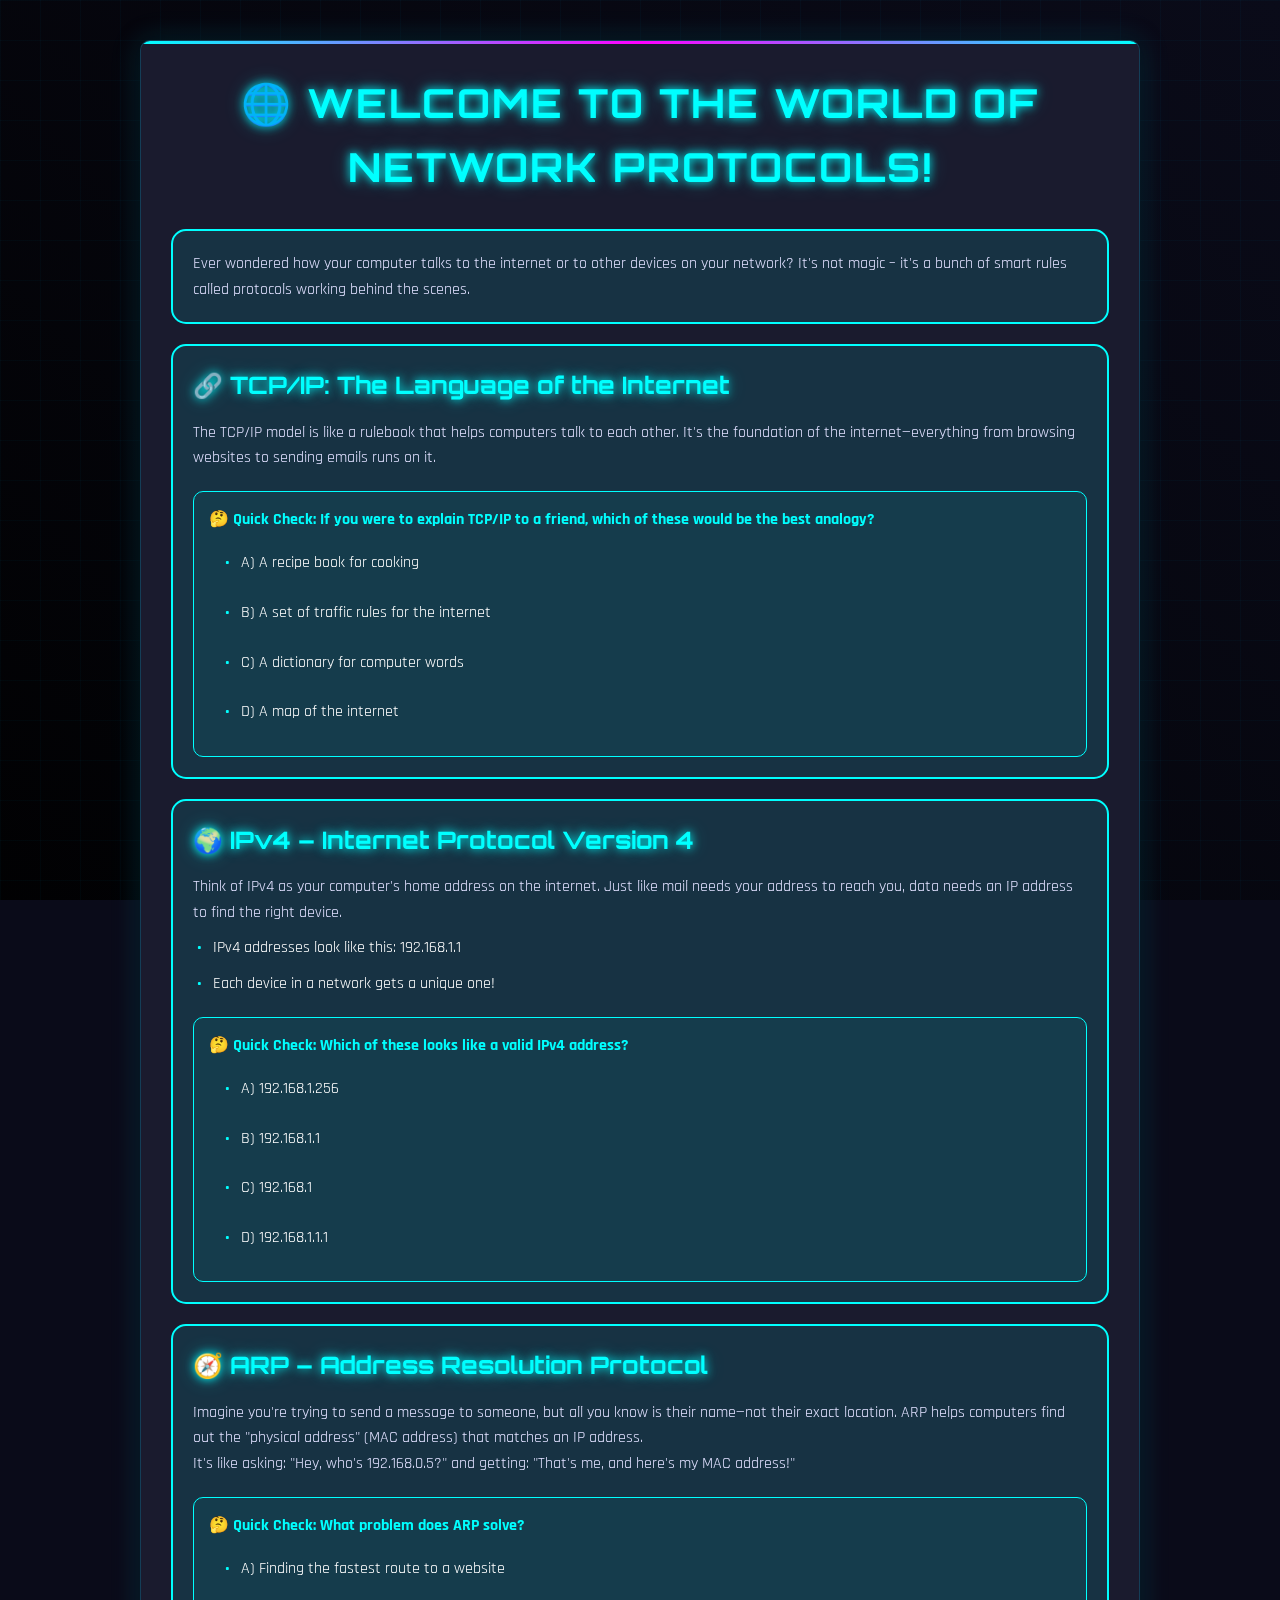
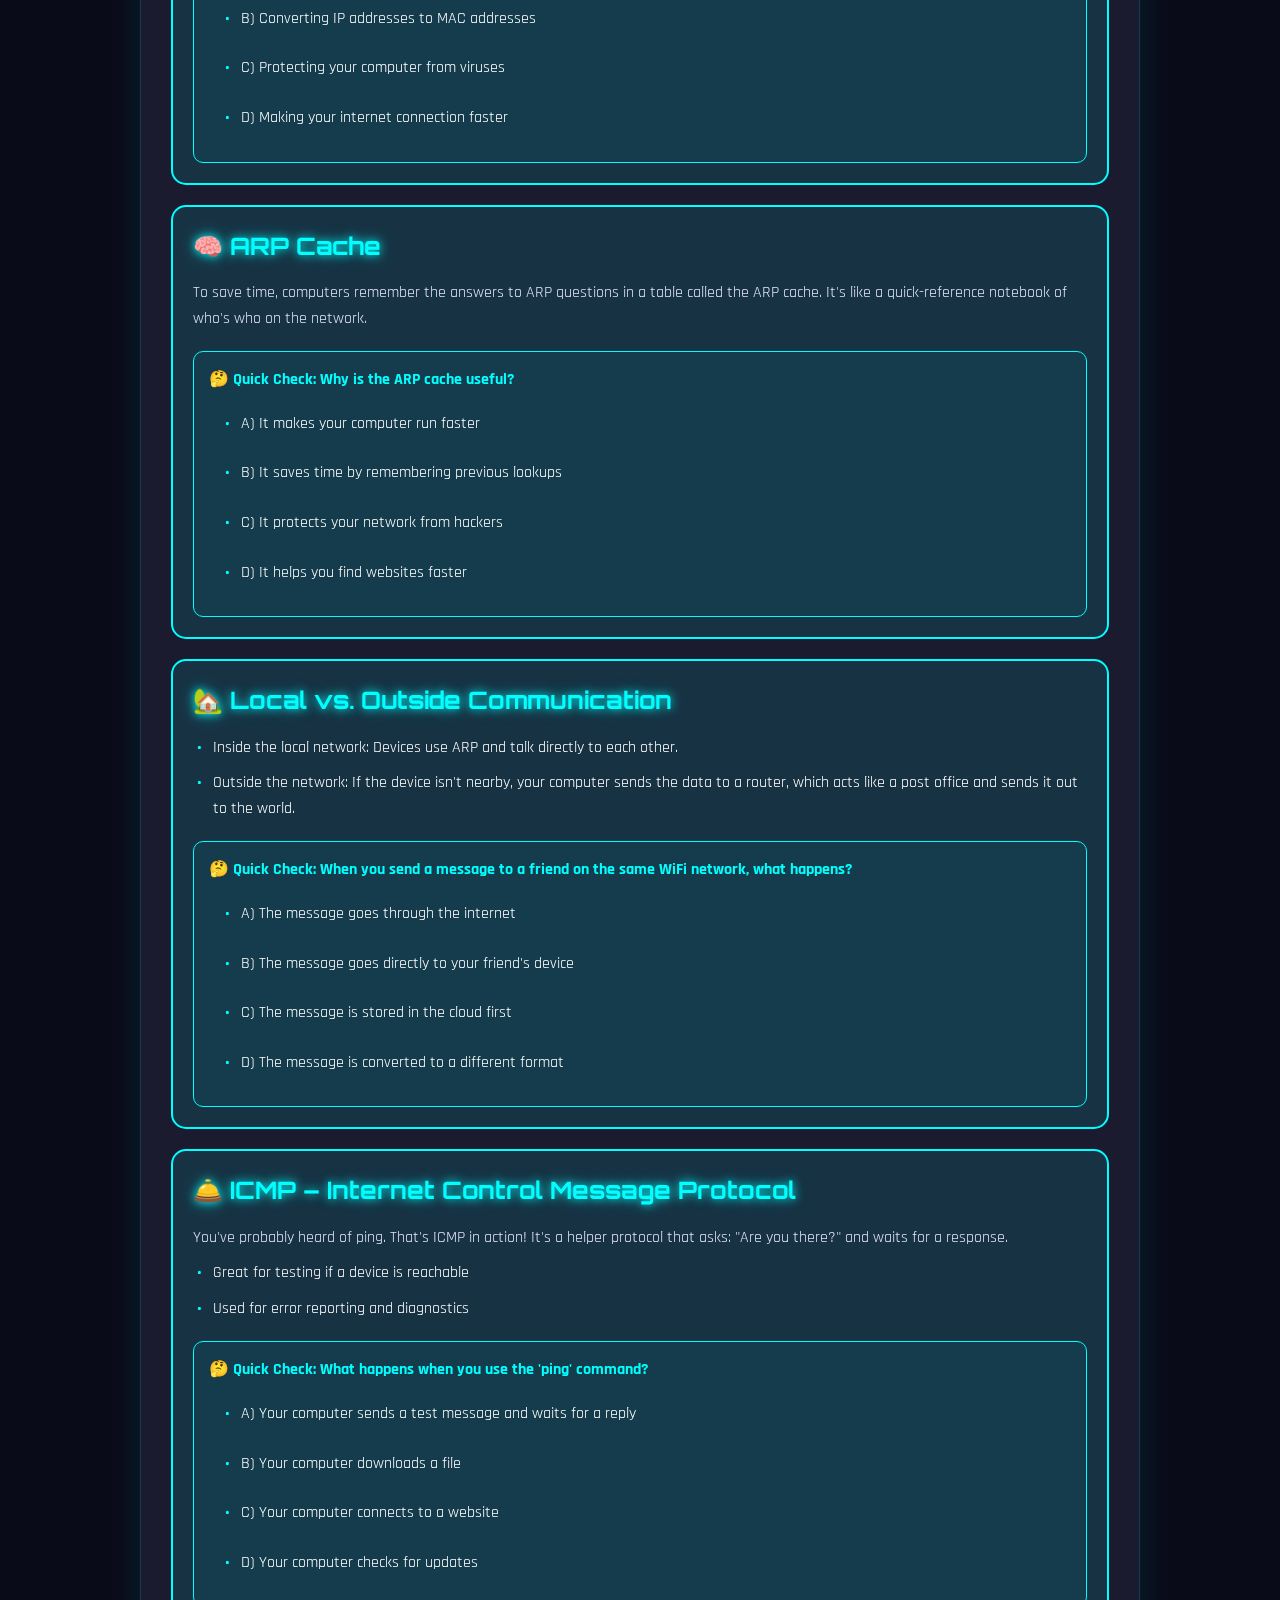
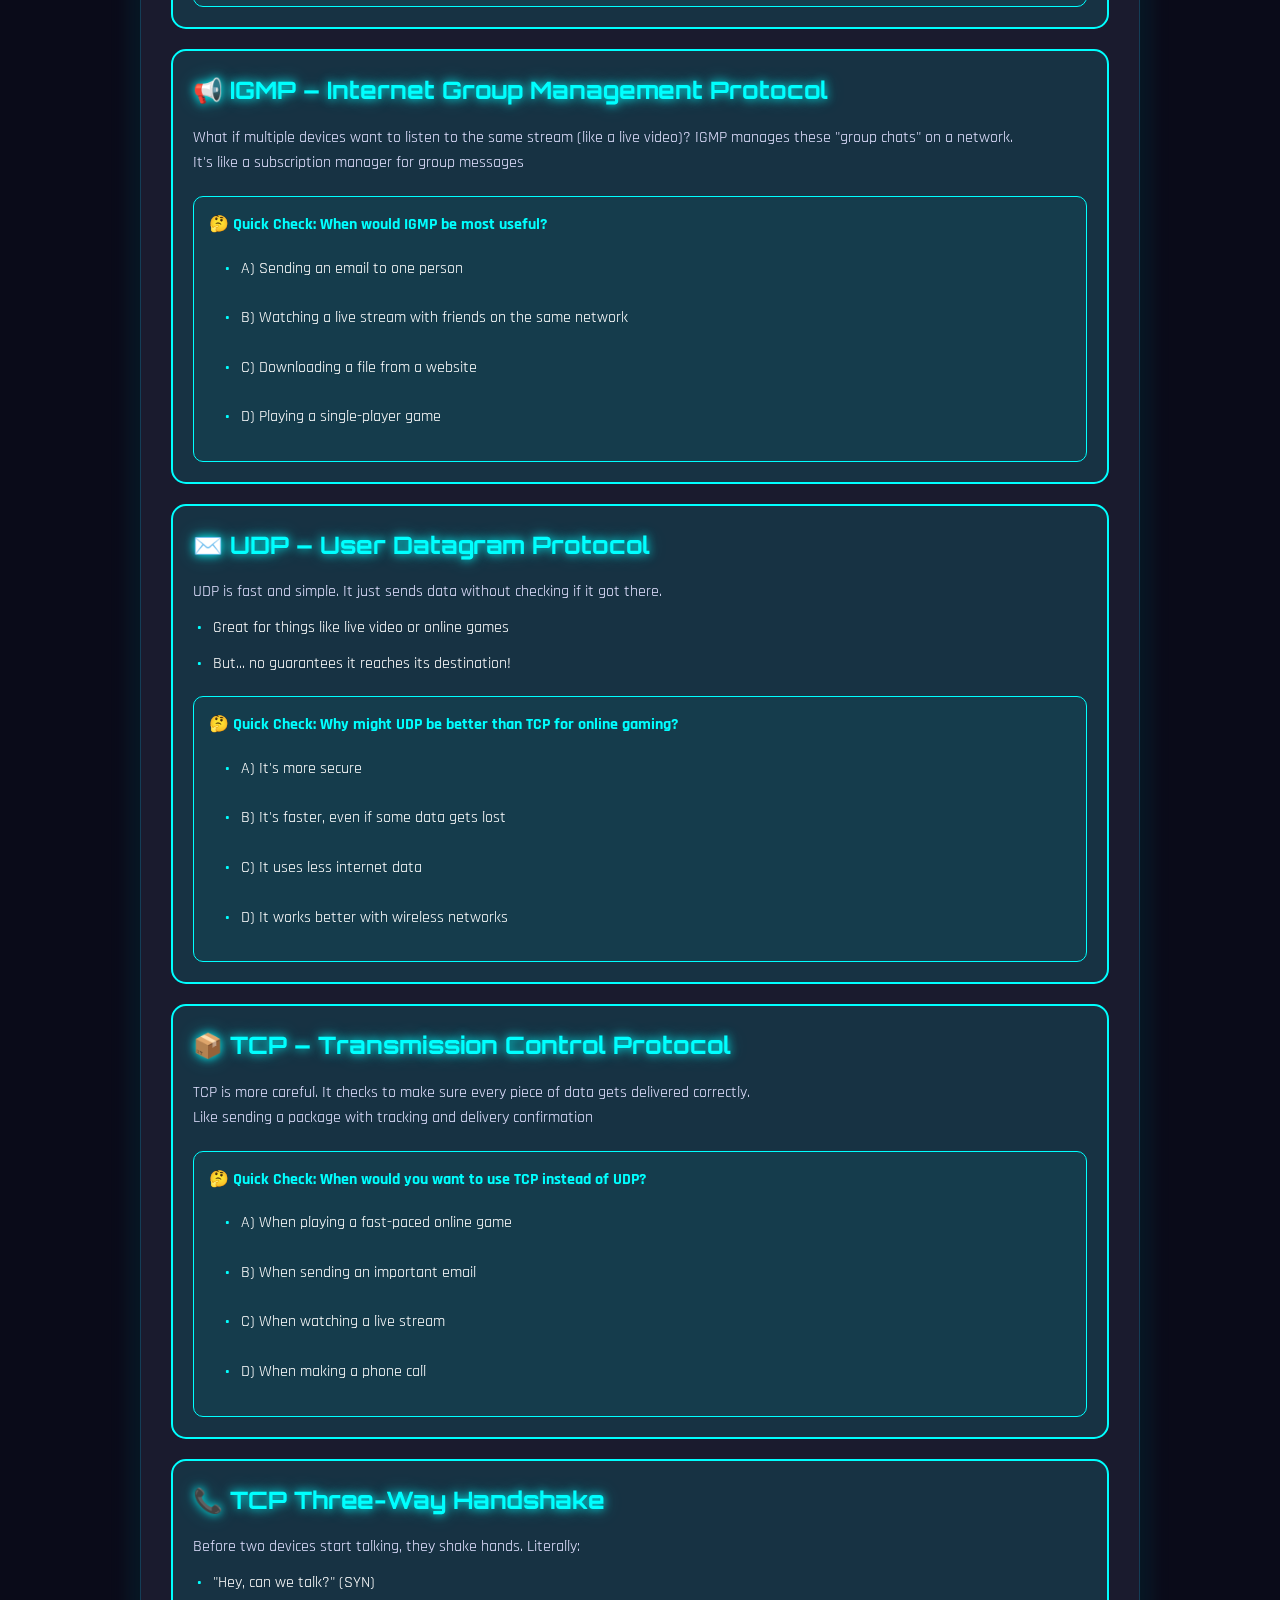
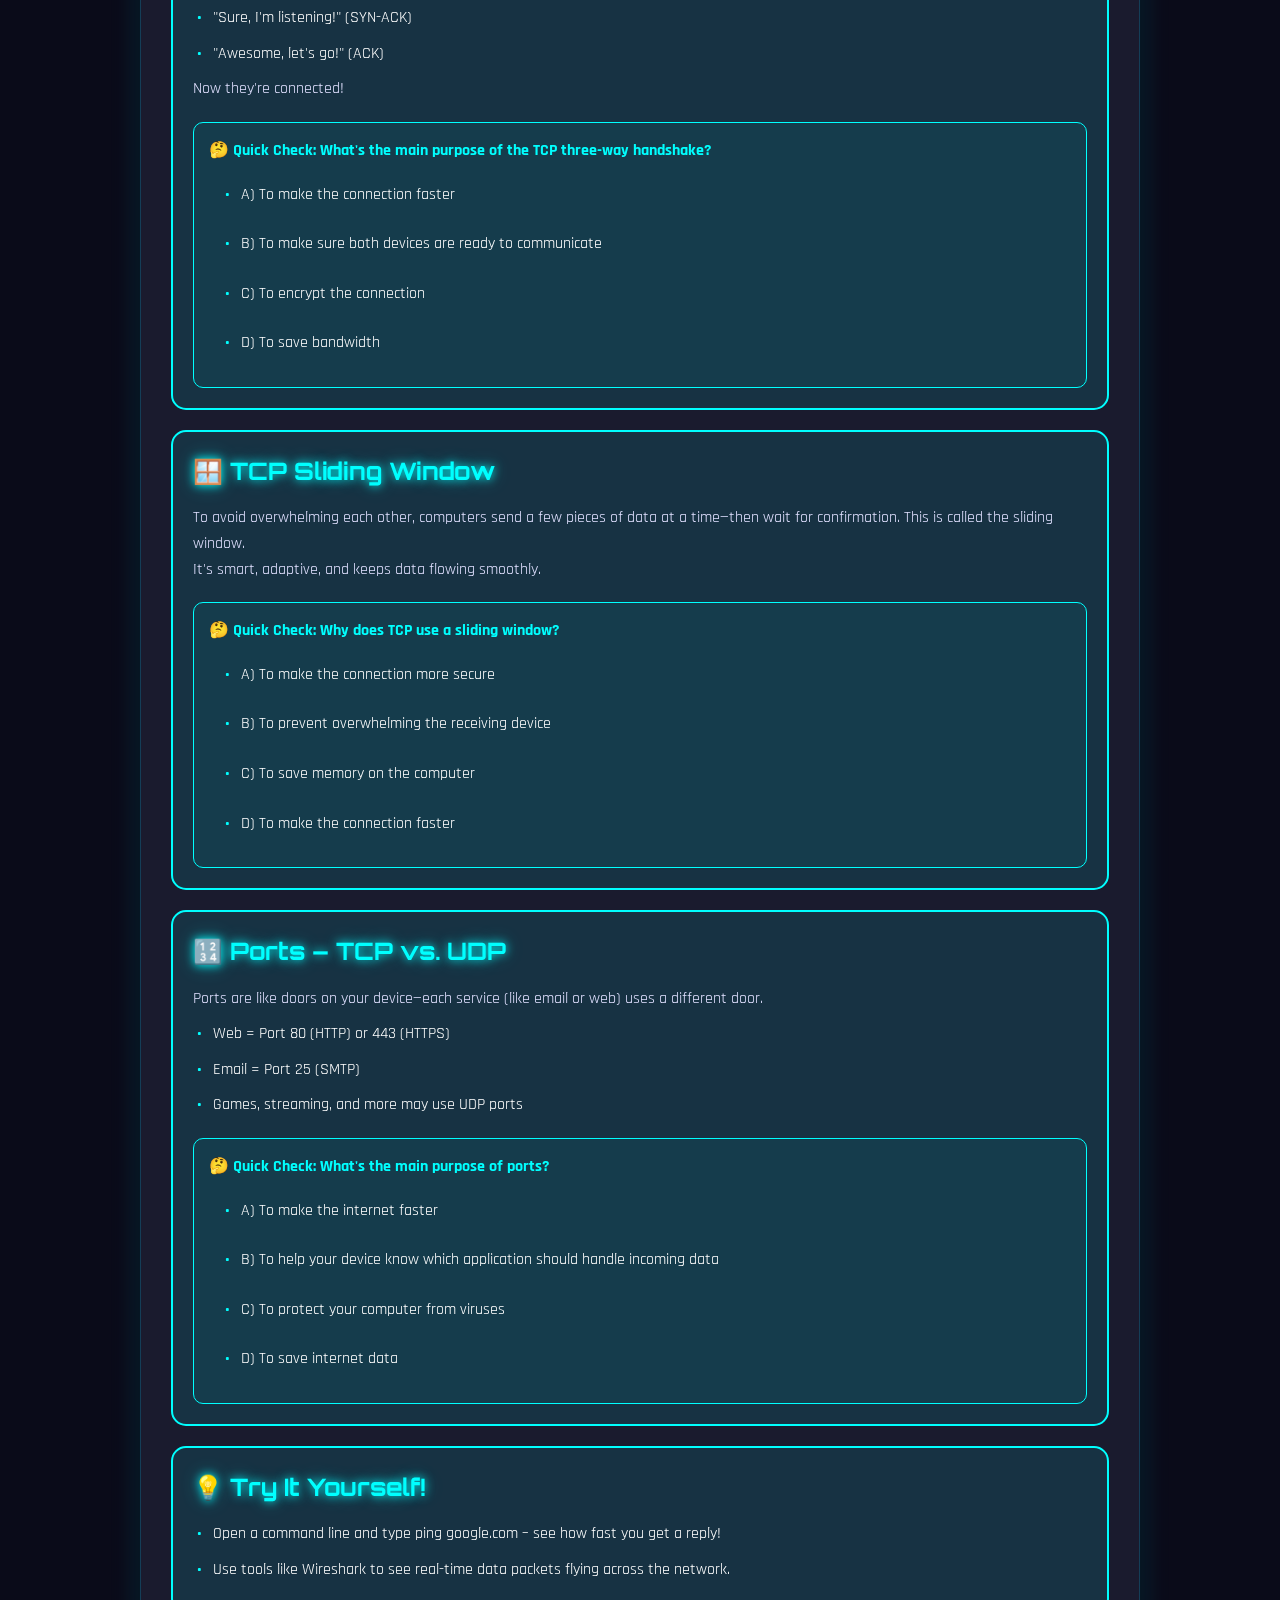
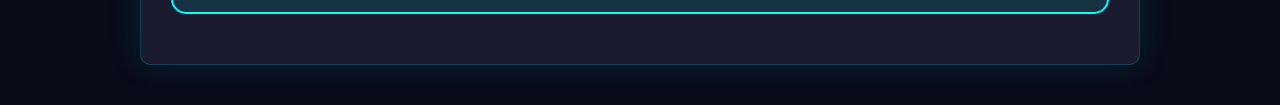
<file: network-protocols.html>
<!DOCTYPE html>
<html lang="en">
<head>
    <meta charset="UTF-8">
    <meta name="viewport" content="width=device-width, initial-scale=1.0">
    <title>Network Protocols IPv4 - Learning Content</title>
    <link rel="stylesheet" href="style.css">
    <style>
        .content-section {
            background: rgba(0, 255, 255, 0.1);
            border: 2px solid #00ffff;
            border-radius: 15px;
            padding: 20px;
            margin: 20px 0;
        }
        .content-section h2 {
            color: #00ffff;
            margin-bottom: 15px;
        }
        .content-section ul {
            list-style-type: none;
            padding-left: 20px;
        }
        .content-section li {
            margin: 10px 0;
            color: #fff;
        }
        .content-section li::before {
            content: "•";
            color: #00ffff;
            font-weight: bold;
            display: inline-block;
            width: 1em;
            margin-left: -1em;
        }
        .question-box {
            background: rgba(0, 255, 255, 0.05);
            border: 1px solid #00ffff;
            border-radius: 10px;
            padding: 15px;
            margin-top: 20px;
        }
        .question-box p {
            color: #00ffff;
            font-weight: bold;
            margin-bottom: 10px;
        }
        .question-box ul {
            list-style-type: none;
            padding-left: 20px;
        }
        .question-box li {
            margin: 8px 0;
            color: #fff;
            cursor: pointer;
            padding: 8px 12px;
            border-radius: 5px;
            transition: all 0.3s ease;
        }
        .question-box li:hover {
            background: rgba(0, 255, 255, 0.1);
        }
        .question-box li.correct {
            background: rgba(0, 255, 0, 0.2);
            border: 1px solid #00ff00;
        }
        .question-box li.incorrect {
            background: rgba(255, 0, 0, 0.2);
            border: 1px solid #ff0000;
        }
        .question-box li.disabled {
            opacity: 0.5;
            cursor: not-allowed;
        }
        .feedback-message {
            margin-top: 10px;
            padding: 10px;
            border-radius: 5px;
            display: none;
        }
        .feedback-message.correct {
            background: rgba(0, 255, 0, 0.2);
            border: 1px solid #00ff00;
            color: #00ff00;
        }
        .feedback-message.incorrect {
            background: rgba(255, 0, 0, 0.2);
            border: 1px solid #ff0000;
            color: #ff0000;
        }
        .continue-btn {
            display: none;
            background: rgba(0, 255, 255, 0.2);
            border: 2px solid #00ffff;
            color: #00ffff;
            padding: 10px 20px;
            border-radius: 5px;
            cursor: pointer;
            margin-top: 15px;
            font-family: inherit;
            transition: all 0.3s ease;
        }
        .continue-btn:hover {
            background: rgba(0, 255, 255, 0.3);
            transform: translateY(-2px);
        }
        .continue-btn.visible {
            display: inline-block;
        }
    </style>
</head>
<body>
    <div class="container">
        <h1>🌐 Welcome to the World of Network Protocols!</h1>
        
        <div class="content-section">
            <p>Ever wondered how your computer talks to the internet or to other devices on your network? It's not magic – it's a bunch of smart rules called protocols working behind the scenes.</p>
        </div>

        <div class="content-section">
            <h2>🔗 TCP/IP: The Language of the Internet</h2>
            <p>The TCP/IP model is like a rulebook that helps computers talk to each other. It's the foundation of the internet—everything from browsing websites to sending emails runs on it.</p>
            <div class="question-box" id="tcpip-question">
                <p>🤔 Quick Check: If you were to explain TCP/IP to a friend, which of these would be the best analogy?</p>
                <ul>
                    <li>A) A recipe book for cooking</li>
                    <li>B) A set of traffic rules for the internet</li>
                    <li>C) A dictionary for computer words</li>
                    <li>D) A map of the internet</li>
                </ul>
            </div>
        </div>

        <div class="content-section">
            <h2>🌍 IPv4 – Internet Protocol Version 4</h2>
            <p>Think of IPv4 as your computer's home address on the internet. Just like mail needs your address to reach you, data needs an IP address to find the right device.</p>
            <ul>
                <li>IPv4 addresses look like this: 192.168.1.1</li>
                <li>Each device in a network gets a unique one!</li>
            </ul>
            <div class="question-box" id="ipv4-question">
                <p>🤔 Quick Check: Which of these looks like a valid IPv4 address?</p>
                <ul>
                    <li>A) 192.168.1.256</li>
                    <li>B) 192.168.1.1</li>
                    <li>C) 192.168.1</li>
                    <li>D) 192.168.1.1.1</li>
                </ul>
            </div>
        </div>

        <div class="content-section">
            <h2>🧭 ARP – Address Resolution Protocol</h2>
            <p>Imagine you're trying to send a message to someone, but all you know is their name—not their exact location. ARP helps computers find out the "physical address" (MAC address) that matches an IP address.</p>
            <p>It's like asking: "Hey, who's 192.168.0.5?" and getting: "That's me, and here's my MAC address!"</p>
            <div class="question-box" id="arp-question">
                <p>🤔 Quick Check: What problem does ARP solve?</p>
                <ul>
                    <li>A) Finding the fastest route to a website</li>
                    <li>B) Converting IP addresses to MAC addresses</li>
                    <li>C) Protecting your computer from viruses</li>
                    <li>D) Making your internet connection faster</li>
                </ul>
            </div>
        </div>

        <div class="content-section">
            <h2>🧠 ARP Cache</h2>
            <p>To save time, computers remember the answers to ARP questions in a table called the ARP cache. It's like a quick-reference notebook of who's who on the network.</p>
            <div class="question-box" id="arp-cache-question">
                <p>🤔 Quick Check: Why is the ARP cache useful?</p>
                <ul>
                    <li>A) It makes your computer run faster</li>
                    <li>B) It saves time by remembering previous lookups</li>
                    <li>C) It protects your network from hackers</li>
                    <li>D) It helps you find websites faster</li>
                </ul>
            </div>
        </div>

        <div class="content-section">
            <h2>🏡 Local vs. Outside Communication</h2>
            <ul>
                <li>Inside the local network: Devices use ARP and talk directly to each other.</li>
                <li>Outside the network: If the device isn't nearby, your computer sends the data to a router, which acts like a post office and sends it out to the world.</li>
            </ul>
            <div class="question-box" id="local-comm-question">
                <p>🤔 Quick Check: When you send a message to a friend on the same WiFi network, what happens?</p>
                <ul>
                    <li>A) The message goes through the internet</li>
                    <li>B) The message goes directly to your friend's device</li>
                    <li>C) The message is stored in the cloud first</li>
                    <li>D) The message is converted to a different format</li>
                </ul>
            </div>
        </div>

        <div class="content-section">
            <h2>🛎️ ICMP – Internet Control Message Protocol</h2>
            <p>You've probably heard of ping. That's ICMP in action! It's a helper protocol that asks: "Are you there?" and waits for a response.</p>
            <ul>
                <li>Great for testing if a device is reachable</li>
                <li>Used for error reporting and diagnostics</li>
            </ul>
            <div class="question-box" id="icmp-question">
                <p>🤔 Quick Check: What happens when you use the 'ping' command?</p>
                <ul>
                    <li>A) Your computer sends a test message and waits for a reply</li>
                    <li>B) Your computer downloads a file</li>
                    <li>C) Your computer connects to a website</li>
                    <li>D) Your computer checks for updates</li>
                </ul>
            </div>
        </div>

        <div class="content-section">
            <h2>📢 IGMP – Internet Group Management Protocol</h2>
            <p>What if multiple devices want to listen to the same stream (like a live video)? IGMP manages these "group chats" on a network.</p>
            <p>It's like a subscription manager for group messages</p>
            <div class="question-box" id="igmp-question">
                <p>🤔 Quick Check: When would IGMP be most useful?</p>
                <ul>
                    <li>A) Sending an email to one person</li>
                    <li>B) Watching a live stream with friends on the same network</li>
                    <li>C) Downloading a file from a website</li>
                    <li>D) Playing a single-player game</li>
                </ul>
            </div>
        </div>

        <div class="content-section">
            <h2>✉️ UDP – User Datagram Protocol</h2>
            <p>UDP is fast and simple. It just sends data without checking if it got there.</p>
            <ul>
                <li>Great for things like live video or online games</li>
                <li>But... no guarantees it reaches its destination!</li>
            </ul>
            <div class="question-box" id="udp-question">
                <p>🤔 Quick Check: Why might UDP be better than TCP for online gaming?</p>
                <ul>
                    <li>A) It's more secure</li>
                    <li>B) It's faster, even if some data gets lost</li>
                    <li>C) It uses less internet data</li>
                    <li>D) It works better with wireless networks</li>
                </ul>
            </div>
        </div>

        <div class="content-section">
            <h2>📦 TCP – Transmission Control Protocol</h2>
            <p>TCP is more careful. It checks to make sure every piece of data gets delivered correctly.</p>
            <p>Like sending a package with tracking and delivery confirmation</p>
            <div class="question-box" id="tcp-question">
                <p>🤔 Quick Check: When would you want to use TCP instead of UDP?</p>
                <ul>
                    <li>A) When playing a fast-paced online game</li>
                    <li>B) When sending an important email</li>
                    <li>C) When watching a live stream</li>
                    <li>D) When making a phone call</li>
                </ul>
            </div>
        </div>

        <div class="content-section">
            <h2>📞 TCP Three-Way Handshake</h2>
            <p>Before two devices start talking, they shake hands. Literally:</p>
            <ul>
                <li>"Hey, can we talk?" (SYN)</li>
                <li>"Sure, I'm listening!" (SYN-ACK)</li>
                <li>"Awesome, let's go!" (ACK)</li>
            </ul>
            <p>Now they're connected!</p>
            <div class="question-box" id="tcp-handshake-question">
                <p>🤔 Quick Check: What's the main purpose of the TCP three-way handshake?</p>
                <ul>
                    <li>A) To make the connection faster</li>
                    <li>B) To make sure both devices are ready to communicate</li>
                    <li>C) To encrypt the connection</li>
                    <li>D) To save bandwidth</li>
                </ul>
            </div>
        </div>

        <div class="content-section">
            <h2>🪟 TCP Sliding Window</h2>
            <p>To avoid overwhelming each other, computers send a few pieces of data at a time—then wait for confirmation. This is called the sliding window.</p>
            <p>It's smart, adaptive, and keeps data flowing smoothly.</p>
            <div class="question-box" id="tcp-window-question">
                <p>🤔 Quick Check: Why does TCP use a sliding window?</p>
                <ul>
                    <li>A) To make the connection more secure</li>
                    <li>B) To prevent overwhelming the receiving device</li>
                    <li>C) To save memory on the computer</li>
                    <li>D) To make the connection faster</li>
                </ul>
            </div>
        </div>

        <div class="content-section">
            <h2>🔢 Ports – TCP vs. UDP</h2>
            <p>Ports are like doors on your device—each service (like email or web) uses a different door.</p>
            <ul>
                <li>Web = Port 80 (HTTP) or 443 (HTTPS)</li>
                <li>Email = Port 25 (SMTP)</li>
                <li>Games, streaming, and more may use UDP ports</li>
            </ul>
            <div class="question-box" id="ports-question">
                <p>🤔 Quick Check: What's the main purpose of ports?</p>
                <ul>
                    <li>A) To make the internet faster</li>
                    <li>B) To help your device know which application should handle incoming data</li>
                    <li>C) To protect your computer from viruses</li>
                    <li>D) To save internet data</li>
                </ul>
            </div>
        </div>

        <div class="content-section">
            <h2>💡 Try It Yourself!</h2>
            <ul>
                <li>Open a command line and type ping google.com – see how fast you get a reply!</li>
                <li>Use tools like Wireshark to see real-time data packets flying across the network.</li>
            </ul>
        </div>
    </div>

    <script>
        // Function to handle question interactions
        function setupQuestion(questionId, correctAnswer) {
            const questionBox = document.getElementById(questionId);
            const options = questionBox.querySelectorAll('li');
            const feedback = questionBox.querySelector('.feedback-message');
            let answered = false;

            // Create continue button
            const continueBtn = document.createElement('button');
            continueBtn.className = 'continue-btn';
            continueBtn.textContent = 'Continue to Next Section →';
            questionBox.appendChild(continueBtn);

            options.forEach(option => {
                option.addEventListener('click', function() {
                    if (answered) return;

                    const selectedAnswer = this.textContent.trim();
                    const isCorrect = selectedAnswer === correctAnswer;

                    // Disable all options
                    options.forEach(opt => {
                        opt.classList.add('disabled');
                        if (opt.textContent.trim() === correctAnswer) {
                            opt.classList.add('correct');
                        }
                    });

                    // Show feedback
                    feedback.textContent = isCorrect 
                        ? "Correct! You got it! 🎉" 
                        : "Oops! That's not quite right—try again.";
                    feedback.className = `feedback-message ${isCorrect ? 'correct' : 'incorrect'}`;
                    feedback.style.display = 'block';

                    // Show continue button only if correct
                    if (isCorrect) {
                        continueBtn.classList.add('visible');
                    }

                    answered = true;
                });
            });

            // Add continue button functionality
            continueBtn.addEventListener('click', function() {
                // Find the next section
                const currentSection = questionBox.closest('.content-section');
                const nextSection = currentSection.nextElementSibling;
                
                if (nextSection) {
                    // Smooth scroll to next section
                    nextSection.scrollIntoView({ behavior: 'smooth' });
                }
            });
        }

        // Initialize all questions when the page loads
        window.addEventListener('load', function() {
            // TCP/IP Question
            setupQuestion('tcpip-question', 'B) A set of traffic rules for the internet');
            
            // IPv4 Question
            setupQuestion('ipv4-question', 'B) 192.168.1.1');
            
            // ARP Question
            setupQuestion('arp-question', 'B) Converting IP addresses to MAC addresses');
            
            // ARP Cache Question
            setupQuestion('arp-cache-question', 'B) It saves time by remembering previous lookups');
            
            // Local Communication Question
            setupQuestion('local-comm-question', 'B) The message goes directly to your friend\'s device');
            
            // ICMP Question
            setupQuestion('icmp-question', 'A) Your computer sends a test message and waits for a reply');
            
            // IGMP Question
            setupQuestion('igmp-question', 'B) Watching a live stream with friends on the same network');
            
            // UDP Question
            setupQuestion('udp-question', 'B) It\'s faster, even if some data gets lost');
            
            // TCP Question
            setupQuestion('tcp-question', 'B) When sending an important email');
            
            // TCP Handshake Question
            setupQuestion('tcp-handshake-question', 'B) To make sure both devices are ready to communicate');
            
            // TCP Sliding Window Question
            setupQuestion('tcp-window-question', 'B) To prevent overwhelming the receiving device');
            
            // Ports Question
            setupQuestion('ports-question', 'B) To help your device know which application should handle incoming data');
        });
    </script>
</body>
</html>
</file>
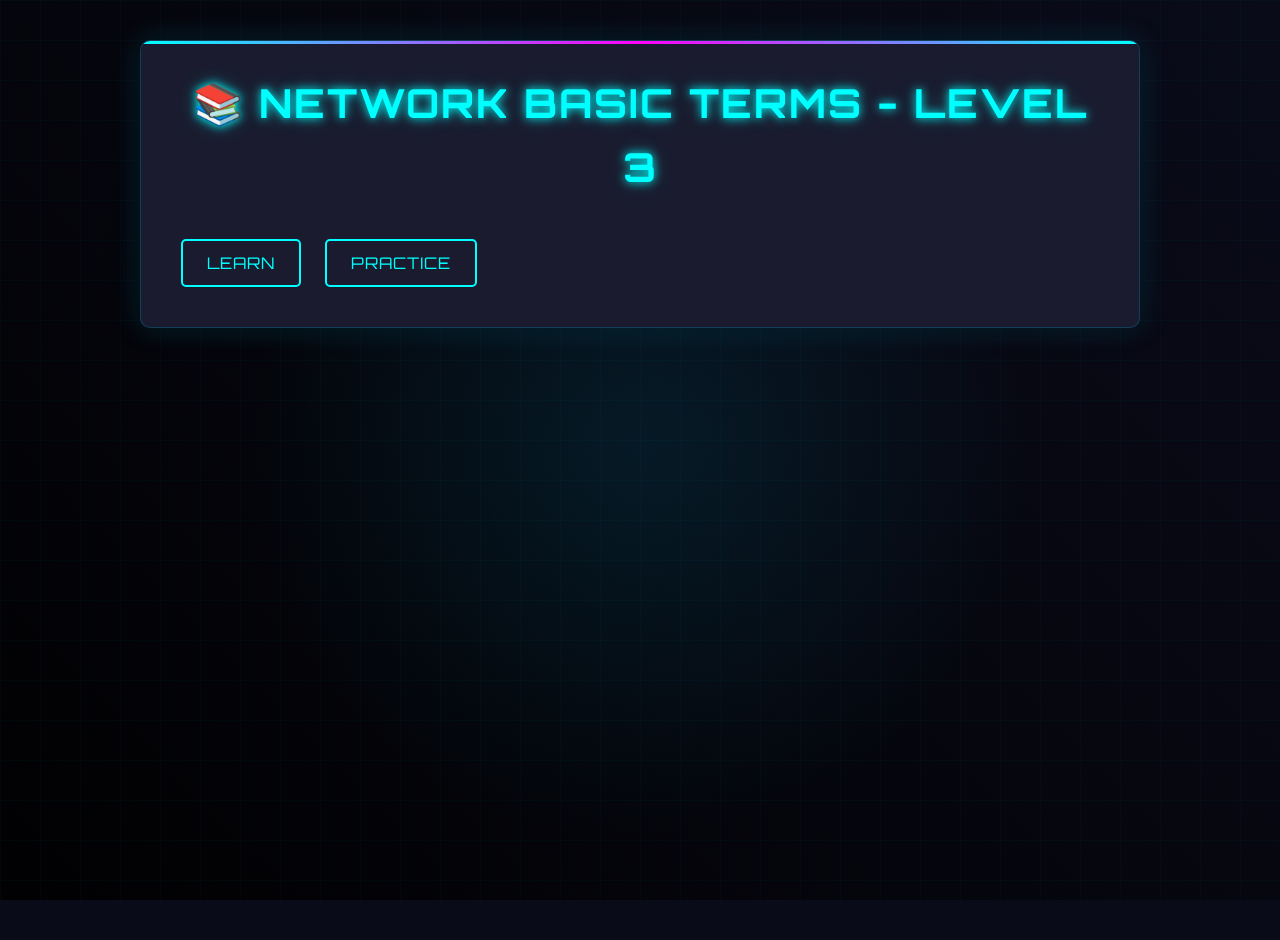
<file: network-terms-module.html>
<!DOCTYPE html>
<html lang="en">
<head>
    <meta charset="UTF-8">
    <meta name="viewport" content="width=device-width, initial-scale=1.0">
    <title>Network Basic Terms - Level 3</title>
    <link rel="stylesheet" href="style.css">
</head>
<body>
    <div class="container">
        <h1>📚 Network Basic Terms - Level 3</h1>
        <div class="module-buttons">
            <button class="module-btn" onclick="window.location.href='network-terms.html'">Learn</button>
            <button class="module-btn" onclick="window.location.href='network-terms-quiz.html'">Practice</button>
        </div>
    </div>
</body>
</html>
</file>
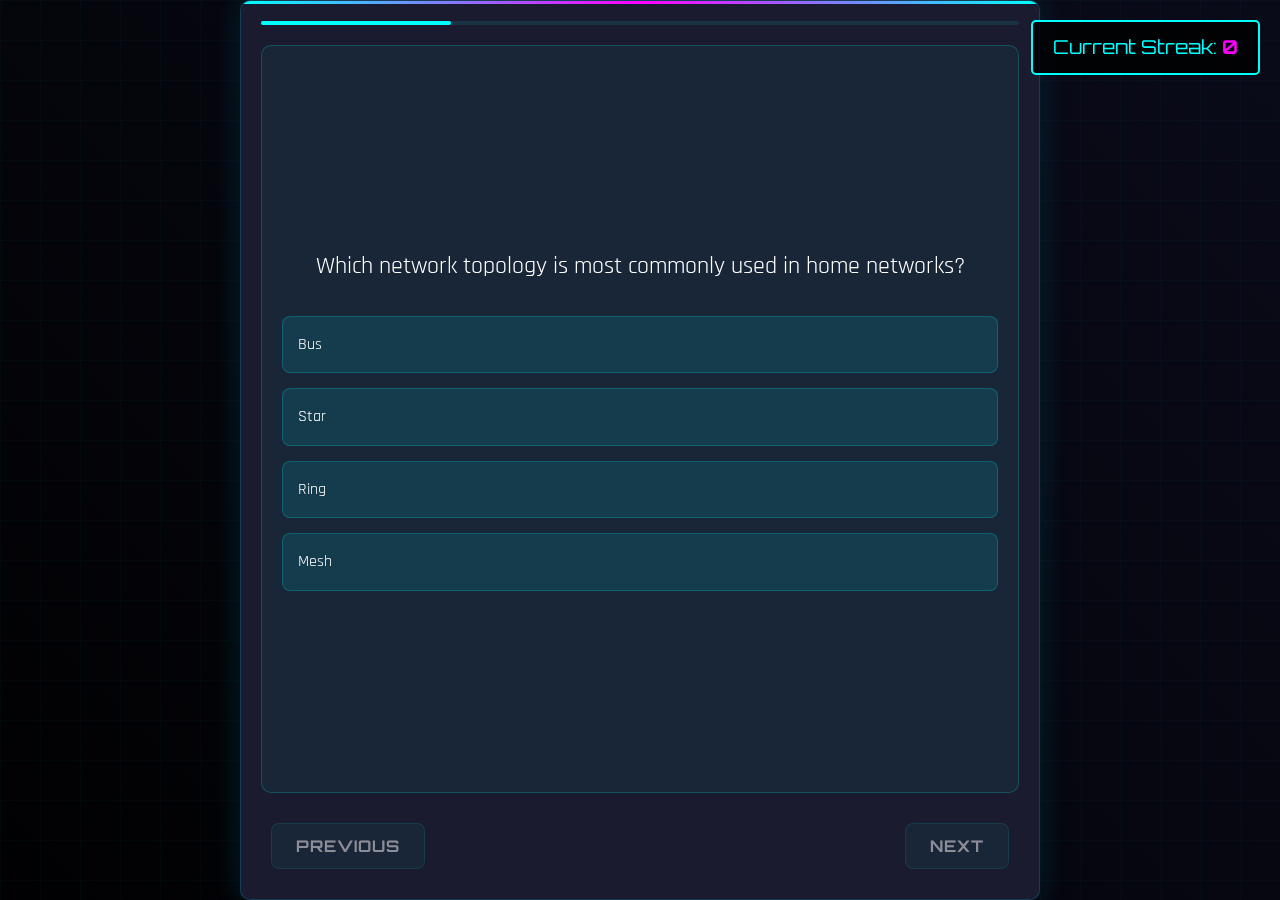
<file: network-terms-quiz.html>
<!DOCTYPE html>
<html lang="en">
<head>
    <meta charset="UTF-8">
    <meta name="viewport" content="width=device-width, initial-scale=1.0">
    <title>Network Basic Terms Quiz</title>
    <link rel="stylesheet" href="style.css">
    <style>
        .quiz-container {
            max-width: 800px;
            margin: 0 auto;
            padding: 20px;
            min-height: 100vh;
            display: flex;
            flex-direction: column;
        }

        .progress-bar {
            width: 100%;
            height: 4px;
            background: rgba(0, 255, 255, 0.1);
            border-radius: 2px;
            margin-bottom: 20px;
        }

        .progress {
            height: 100%;
            background: #00ffff;
            border-radius: 2px;
            transition: width 0.3s ease;
        }

        .question-container {
            flex: 1;
            display: flex;
            flex-direction: column;
            justify-content: center;
            padding: 20px;
            background: rgba(0, 255, 255, 0.05);
            border-radius: 10px;
            border: 1px solid rgba(0, 255, 255, 0.2);
        }

        .question {
            font-size: 1.5em;
            color: #fff;
            margin-bottom: 30px;
            text-align: center;
        }

        .options {
            display: flex;
            flex-direction: column;
            gap: 15px;
        }

        .option {
            padding: 15px;
            background: rgba(0, 255, 255, 0.1);
            border: 1px solid rgba(0, 255, 255, 0.2);
            border-radius: 8px;
            color: #fff;
            cursor: pointer;
            transition: all 0.3s ease;
        }

        .option:hover {
            background: rgba(0, 255, 255, 0.2);
            transform: translateY(-2px);
        }

        .option.selected {
            background: rgba(0, 255, 255, 0.3);
            border-color: #00ffff;
        }

        .option.correct {
            background: rgba(0, 255, 0, 0.2);
            border-color: #00ff00;
        }

        .option.incorrect {
            background: rgba(255, 0, 0, 0.2);
            border-color: #ff0000;
        }

        .feedback {
            margin-top: 20px;
            padding: 15px;
            border-radius: 8px;
            text-align: center;
            display: none;
        }

        .feedback.correct {
            background: rgba(0, 255, 0, 0.1);
            border: 1px solid #00ff00;
            color: #00ff00;
        }

        .feedback.incorrect {
            background: rgba(255, 0, 0, 0.1);
            border: 1px solid #ff0000;
            color: #ff0000;
        }

        .navigation-buttons {
            display: flex;
            justify-content: space-between;
            margin-top: 20px;
        }

        .nav-btn {
            padding: 12px 24px;
            background: rgba(0, 255, 255, 0.1);
            border: 1px solid rgba(0, 255, 255, 0.2);
            border-radius: 8px;
            color: #fff;
            cursor: pointer;
            transition: all 0.3s ease;
        }

        .nav-btn:hover:not(:disabled) {
            background: rgba(0, 255, 255, 0.2);
        }

        .nav-btn:disabled {
            opacity: 0.5;
            cursor: not-allowed;
        }

        .final-score {
            text-align: center;
            padding: 40px;
            background: rgba(0, 255, 255, 0.05);
            border-radius: 10px;
            border: 1px solid rgba(0, 255, 255, 0.2);
        }

        .final-score h2 {
            color: #00ffff;
            margin-bottom: 20px;
        }

        .final-score p {
            color: #fff;
            margin: 10px 0;
        }

        .streak-counter {
            position: fixed;
            top: 20px;
            right: 20px;
            background: rgba(0, 0, 0, 0.8);
            padding: 10px 20px;
            border-radius: 5px;
            border: 2px solid #00ffff;
            color: #00ffff;
            font-family: 'Orbitron', sans-serif;
            font-size: 1.2em;
            z-index: 1000;
        }

        .streak-counter span {
            color: #ff00ff;
            font-weight: bold;
        }
    </style>
</head>
<body>
    <div class="quiz-container">
        <div class="streak-counter">Current Streak: <span id="streak-count">0</span></div>
        <div class="progress-bar">
            <div class="progress" id="progress"></div>
        </div>
        <div id="question-container" class="question-container">
            <!-- Question content will be dynamically inserted here -->
        </div>
        <div class="navigation-buttons">
            <button id="prev-btn" class="nav-btn" disabled>Previous</button>
            <button id="next-btn" class="nav-btn" disabled>Next</button>
        </div>
    </div>

    <script>
        // Quiz state
        let currentQuestionIndex = 0;
        let score = 0;
        let streak = 0;
        let userAnswers = [];

        // Questions array
        const questions = [
            {
                question: "Which network topology is most commonly used in home networks?",
                options: ["Bus", "Star", "Ring", "Mesh"],
                correctAnswer: 1,
                explanation: "Star topology is most common in home networks because it's easy to set up and maintain, with all devices connecting to a central hub or switch."
            },
            {
                question: "What is the main advantage of a mesh topology?",
                options: ["Low cost", "Easy to install", "High reliability", "Simple management"],
                correctAnswer: 2,
                explanation: "Mesh topology provides high reliability because each device can communicate with every other device through multiple paths, ensuring network connectivity even if some connections fail."
            },
            {
                question: "Which topology is most suitable for a small office with 5 computers?",
                options: ["Bus", "Star", "Ring", "Mesh"],
                correctAnswer: 1,
                explanation: "Star topology is ideal for small offices as it provides good performance, easy management, and scalability for a small number of devices."
            },
            {
                question: "What is the main disadvantage of a bus topology?",
                options: ["High cost", "Complex installation", "Single point of failure", "Limited scalability"],
                correctAnswer: 2,
                explanation: "In a bus topology, if the main cable fails, the entire network goes down, making it a single point of failure."
            }
        ];

        function displayQuestion(index) {
            const question = questions[index];
            const container = document.getElementById('question-container');
            
            // Update progress bar
            const progress = ((index + 1) / questions.length) * 100;
            document.getElementById('progress').style.width = `${progress}%`;

            // Create question HTML
            let html = `
                <div class="question">${question.question}</div>
                <div class="options">
                    ${question.options.map((option, i) => `
                        <div class="option ${userAnswers[index] === i ? 'selected' : ''}"
                             onclick="selectAnswer(${index}, ${i})">
                            ${option}
                        </div>
                    `).join('')}
                </div>
                <div id="feedback-${index}" class="feedback"></div>
            `;

            container.innerHTML = html;

            // Update navigation buttons
            document.getElementById('prev-btn').disabled = index === 0;
            document.getElementById('next-btn').disabled = userAnswers[index] === undefined;
        }

        function selectAnswer(questionIndex, optionIndex) {
            if (userAnswers[questionIndex] !== undefined) return;

            userAnswers[questionIndex] = optionIndex;
            const question = questions[questionIndex];
            const feedback = document.getElementById(`feedback-${questionIndex}`);
            const options = document.querySelectorAll('.option');

            // Remove selected class from all options
            options.forEach(opt => opt.classList.remove('selected'));

            // Add selected class to chosen option
            options[optionIndex].classList.add('selected');

            if (optionIndex === question.correctAnswer) {
                feedback.textContent = '✅ Correct! ' + (question.explanation || '');
                feedback.className = 'feedback correct';
                options[optionIndex].classList.add('correct');
                score++;
                streak++;
                updateStreakCounter();
            } else {
                feedback.textContent = `❌ Incorrect. ${question.explanation || ''}`;
                feedback.className = 'feedback incorrect';
                options[optionIndex].classList.add('incorrect');
                options[question.correctAnswer].classList.add('correct');
                streak = 0;
                updateStreakCounter();
            }

            feedback.style.display = 'block';
            document.getElementById('next-btn').disabled = false;
        }

        function updateStreakCounter() {
            document.getElementById('streak-count').textContent = streak;
        }

        function showNextQuestion() {
            if (currentQuestionIndex < questions.length - 1) {
                currentQuestionIndex++;
                displayQuestion(currentQuestionIndex);
            } else {
                showFinalScore();
            }
        }

        function showPreviousQuestion() {
            if (currentQuestionIndex > 0) {
                currentQuestionIndex--;
                displayQuestion(currentQuestionIndex);
            }
        }

        function showFinalScore() {
            const container = document.getElementById('question-container');
            container.innerHTML = `
                <div class="final-score">
                    <h2>🎉 Quiz Complete!</h2>
                    <p>Your score: ${score} out of ${questions.length}</p>
                    <p>Longest streak: ${streak}</p>
                    <button class="nav-btn" onclick="window.location.href='network-terms-module.html'">Return to Module</button>
                </div>
            `;
            document.querySelector('.navigation-buttons').style.display = 'none';
        }

        // Event listeners
        document.getElementById('next-btn').addEventListener('click', showNextQuestion);
        document.getElementById('prev-btn').addEventListener('click', showPreviousQuestion);

        // Initialize quiz
        displayQuestion(0);
    </script>
</body>
</html>
</file>
<file: style.css>
@import url('https://fonts.googleapis.com/css2?family=Orbitron:wght@400;500;700&family=Rajdhani:wght@300;400;500;600&display=swap');

:root {
  --primary-color: #0ff;
  --secondary-color: #00ccff;
  --accent-color: #ff00ff;
  --dark-bg: #0a0b19;
  --medium-bg: #1a1b2e;
  --light-bg: #252640;
  --text-color: #e0e0ff;
  --correct-color: #00ff66;
  --wrong-color: #ff3366;
  --glow: 0 0 10px var(--primary-color), 0 0 20px rgba(0, 255, 255, 0.3);
}

* {
  margin: 0;
  padding: 0;
  box-sizing: border-box;
}

body {
  font-family: 'Rajdhani', sans-serif;
  background-color: var(--dark-bg);
  color: var(--text-color);
  line-height: 1.6;
  background-image: 
    radial-gradient(circle at 50% 50%, rgba(0, 204, 255, 0.1) 0%, transparent 50%),
    linear-gradient(45deg, rgba(0, 0, 0, 0.9) 0%, rgba(10, 11, 25, 0.9) 100%);
  background-attachment: fixed;
  position: relative;
  overflow-x: hidden;
  min-height: 100vh;
}

body::before {
  content: "";
  position: fixed;
  top: 0;
  left: 0;
  width: 100%;
  height: 100%;
  background-image: 
    linear-gradient(90deg, rgba(0, 204, 255, 0.03) 1px, transparent 1px),
    linear-gradient(rgba(0, 204, 255, 0.03) 1px, transparent 1px);
  background-size: 40px 40px;
  z-index: -1;
  pointer-events: none;
}

/* Common Container Styles */
.container, .quiz-container, .home-container, .module-container {
  max-width: 1000px;
  margin: 40px auto;
  padding: 30px;
  background-color: var(--medium-bg);
  border-radius: 10px;
  box-shadow: 0 0 20px rgba(0, 0, 0, 0.5), 0 0 30px rgba(0, 204, 255, 0.2);
  border: 1px solid rgba(0, 204, 255, 0.2);
  position: relative;
  overflow: hidden;
}

.container::after, .quiz-container::after, .home-container::after, .module-container::after {
  content: "";
  position: absolute;
  top: 0;
  left: 0;
  right: 0;
  height: 3px;
  background: linear-gradient(90deg, var(--primary-color), var(--accent-color), var(--primary-color));
  animation: scanline 2s linear infinite;
}

/* Heading Styles */
h1 {
  font-family: 'Orbitron', sans-serif;
  color: var(--primary-color);
  margin-bottom: 30px;
  font-size: 2.5rem;
  letter-spacing: 2px;
  text-shadow: var(--glow);
  text-transform: uppercase;
  text-align: center;
}

h2 {
  font-family: 'Orbitron', sans-serif;
  color: var(--accent-color);
  margin-bottom: 15px;
  text-shadow: var(--glow);
}

h3 {
  color: var(--text-color);
  margin: 20px 0 10px;
  font-family: 'Orbitron', sans-serif;
}

/* Section Styles */
.section, .topology-section {
  background-color: var(--light-bg);
  padding: 20px;
  margin-bottom: 20px;
  border-radius: 8px;
  border-left: 3px solid var(--primary-color);
}

/* Button Styles */
button, .module-btn {
  display: inline-block;
  padding: 12px 24px;
  margin: 10px;
  background-color: transparent;
  color: var(--primary-color);
  border: 2px solid var(--primary-color);
  border-radius: 5px;
  font-family: 'Orbitron', sans-serif;
  font-size: 1rem;
  cursor: pointer;
  transition: all 0.3s ease;
  text-transform: uppercase;
  letter-spacing: 1px;
  position: relative;
  overflow: hidden;
}

button::before, .module-btn::before {
  content: "";
  position: absolute;
  top: 0;
  left: -100%;
  width: 100%;
  height: 100%;
  background: linear-gradient(90deg, transparent, rgba(0, 255, 255, 0.2), transparent);
  transition: all 0.5s ease;
}

button:hover, .module-btn:hover {
  background-color: rgba(0, 255, 255, 0.1);
  box-shadow: 0 0 15px rgba(0, 255, 255, 0.5);
  transform: translateY(-2px);
}

button:hover::before, .module-btn:hover::before {
  left: 100%;
}

/* Quiz Styles */
.quiz-question {
  margin-bottom: 25px;
  padding: 15px;
  background-color: rgba(255, 255, 255, 0.03);
  border-radius: 5px;
}

.quiz-options {
  display: flex;
  flex-direction: column;
  gap: 10px;
  margin: 15px 0;
}

.option {
  display: block;
  padding: 10px;
  background-color: rgba(255, 255, 255, 0.03);
  border-radius: 5px;
  cursor: pointer;
  transition: all 0.3s ease;
}

.option:hover {
  background-color: rgba(0, 204, 255, 0.1);
}

.option.correct {
  background-color: rgba(0, 255, 102, 0.2);
  border: 1px solid var(--correct-color);
}

.option.incorrect {
  background-color: rgba(255, 51, 102, 0.2);
  border: 1px solid var(--wrong-color);
}

.feedback {
  margin-top: 10px;
  padding: 10px;
  border-radius: 5px;
  display: none;
  font-weight: bold;
}

.feedback.correct {
  background-color: rgba(0, 255, 102, 0.15);
  border: 1px solid var(--correct-color);
  color: var(--correct-color);
  display: block !important;
}

.feedback.incorrect {
  background-color: rgba(255, 51, 102, 0.15);
  border: 1px solid var(--wrong-color);
  color: var(--wrong-color);
  display: block !important;
}

/* Navigation Buttons */
.nav-btn {
  padding: 10px 20px;
  background-color: #4a90e2;
  color: white;
  border: none;
  border-radius: 5px;
  cursor: pointer;
  font-family: 'Orbitron', sans-serif;
  transition: all 0.3s ease;
  text-transform: uppercase;
  letter-spacing: 1px;
  font-weight: bold;
}

.nav-btn:hover {
  background-color: #357abd;
  transform: scale(1.05);
  box-shadow: 0 0 15px rgba(74, 144, 226, 0.5);
}

.nav-btn:disabled {
  opacity: 0.5;
  cursor: not-allowed;
  transform: none;
  box-shadow: none;
}

/* Celebration Styles */
.celebration {
  text-align: center;
  margin: 20px 0;
  padding: 15px;
  background-color: rgba(0, 204, 255, 0.1);
  border-radius: 8px;
}

.celebration h3 {
  color: var(--accent-color);
  font-family: 'Orbitron', sans-serif;
  margin: 0;
}

.celebration-overlay {
  position: fixed;
  top: 0;
  left: 0;
  width: 100%;
  height: 100%;
  background: rgba(0, 0, 0, 0.7);
  display: flex;
  justify-content: center;
  align-items: center;
  z-index: 1000;
  opacity: 0;
  pointer-events: none;
  transition: opacity 0.3s ease;
}

.celebration-overlay.active {
  opacity: 1;
  pointer-events: auto;
}

.celebration-content {
  text-align: center;
  color: white;
  transform: scale(0.5);
  transition: transform 0.3s ease;
}

.celebration-overlay.active .celebration-content {
  transform: scale(1);
}

/* Progress Indicator */
.progress {
  text-align: center;
  margin-bottom: 20px;
  color: var(--text-color);
  font-family: 'Orbitron', sans-serif;
}

/* Animations */
@keyframes scanline {
  0% {
    transform: translateX(-100%);
  }
  100% {
    transform: translateX(100%);
  }
}

@keyframes firework {
  0% {
    transform: scale(0);
    opacity: 1;
  }
  100% {
    transform: scale(1);
    opacity: 0;
  }
}

/* Responsive Design */
@media screen and (max-width: 768px) {
  .container, .quiz-container, .home-container, .module-container {
    margin: 20px 15px;
    padding: 20px;
  }
  
  h1 {
    font-size: 1.8rem;
  }
  
  .question h2 {
    font-size: 1.1rem;
  }
}

/* Network Types and Equipment Styles */
.network-type, .equipment-type {
    background-color: var(--light-bg);
    padding: 20px;
    margin-bottom: 20px;
    border-radius: 8px;
    border-left: 3px solid var(--primary-color);
}

.network-type h3, .equipment-type h3 {
    color: var(--accent-color);
    margin-bottom: 15px;
    font-family: 'Orbitron', sans-serif;
    display: flex;
    align-items: center;
    gap: 10px;
}

.network-type p, .equipment-type p {
    margin-bottom: 15px;
    line-height: 1.6;
}

.network-type ul, .equipment-type ul {
    list-style: none;
    padding-left: 20px;
}

.network-type li, .equipment-type li {
    margin-bottom: 10px;
    display: flex;
    align-items: flex-start;
    gap: 10px;
}

.network-type li::before, .equipment-type li::before {
    content: "•";
    color: var(--primary-color);
    font-weight: bold;
}

/* Status Indicators */
.status {
    font-size: 0.8em;
    padding: 4px 8px;
    border-radius: 4px;
    margin-left: 10px;
    font-family: 'Orbitron', sans-serif;
}

.status.outdated {
    background-color: rgba(255, 51, 102, 0.2);
    color: var(--wrong-color);
}

.status.current {
    background-color: rgba(0, 255, 102, 0.2);
    color: var(--correct-color);
}

/* Analogy Styles */
.analogy {
    background-color: rgba(0, 204, 255, 0.1);
    padding: 15px;
    border-radius: 8px;
    margin: 15px 0;
}

.analogy h4 {
    color: var(--accent-color);
    margin-bottom: 10px;
    font-family: 'Orbitron', sans-serif;
}

/* Pros and Cons Grid */
.pros-cons {
    display: grid;
    grid-template-columns: 1fr 1fr;
    gap: 20px;
    margin-top: 20px;
}

.pros, .cons {
    background-color: rgba(255, 255, 255, 0.03);
    padding: 15px;
    border-radius: 8px;
}

.pros h4 {
    color: var(--correct-color);
    margin-bottom: 10px;
    font-family: 'Orbitron', sans-serif;
}

.cons h4 {
    color: var(--wrong-color);
    margin-bottom: 10px;
    font-family: 'Orbitron', sans-serif;
}

.pros ul, .cons ul {
    list-style: none;
    padding-left: 0;
}

.pros li, .cons li {
    margin-bottom: 8px;
    display: flex;
    align-items: flex-start;
    gap: 8px;
}

.pros li::before {
    content: "✓";
    color: var(--correct-color);
}

.cons li::before {
    content: "✗";
    color: var(--wrong-color);
}

/* Responsive Design for Network Types */
@media screen and (max-width: 768px) {
    .pros-cons {
        grid-template-columns: 1fr;
    }
    
    .network-type, .equipment-type {
        padding: 15px;
    }
    
    .network-type h3, .equipment-type h3 {
        font-size: 1.2rem;
    }
}

/* Network Devices Styles */
.device-type {
    background-color: var(--light-bg);
    padding: 20px;
    margin-bottom: 20px;
    border-radius: 8px;
    border-left: 3px solid var(--primary-color);
}

.device-content {
    padding: 15px;
    background-color: rgba(255, 255, 255, 0.03);
    border-radius: 8px;
    margin-top: 15px;
}

.device-content h4 {
    color: var(--accent-color);
    margin: 15px 0 10px;
    font-family: 'Orbitron', sans-serif;
    font-size: 1.1rem;
}

.device-content p {
    margin-bottom: 15px;
    line-height: 1.6;
}

.device-type .analogy {
    background-color: rgba(0, 204, 255, 0.1);
    padding: 15px;
    border-radius: 8px;
    margin: 15px 0;
}

.device-type .analogy h4 {
    color: var(--accent-color);
    margin-bottom: 10px;
    font-family: 'Orbitron', sans-serif;
}

.device-type .status {
    display: inline-block;
    padding: 8px 15px;
    border-radius: 4px;
    margin-top: 10px;
    font-family: 'Orbitron', sans-serif;
    font-size: 0.9rem;
}

.device-type .status.current {
    background-color: rgba(0, 255, 102, 0.2);
    color: var(--correct-color);
    border: 1px solid var(--correct-color);
}

.device-type .status.outdated {
    background-color: rgba(255, 51, 102, 0.2);
    color: var(--wrong-color);
    border: 1px solid var(--wrong-color);
}

/* Responsive Design for Network Devices */
@media screen and (max-width: 768px) {
    .device-type {
        padding: 15px;
    }
    
    .device-content {
        padding: 10px;
    }
    
    .device-type h3 {
        font-size: 1.2rem;
    }
    
    .device-content h4 {
        font-size: 1rem;
    }
}
</file>
<file: progress-bar.css>
.progress-container {
    position: fixed;
    right: 20px;
    top: 50%;
    transform: translateY(-50%);
    width: 4px;
    height: 200px;
    background: rgba(0, 255, 255, 0.1);
    border-radius: 2px;
    z-index: 1000;
}

.progress-bar {
    width: 100%;
    background: #00ffff;
    border-radius: 2px;
    transition: height 0.1s ease;
    box-shadow: 0 0 10px rgba(0, 255, 255, 0.5);
}

.progress-text {
    position: absolute;
    right: 15px;
    top: 50%;
    transform: translateY(-50%);
    color: #00ffff;
    font-family: 'Orbitron', sans-serif;
    font-size: 0.8em;
    writing-mode: vertical-rl;
    text-orientation: mixed;
    text-shadow: 0 0 5px rgba(0, 255, 255, 0.5);
}
</file>
